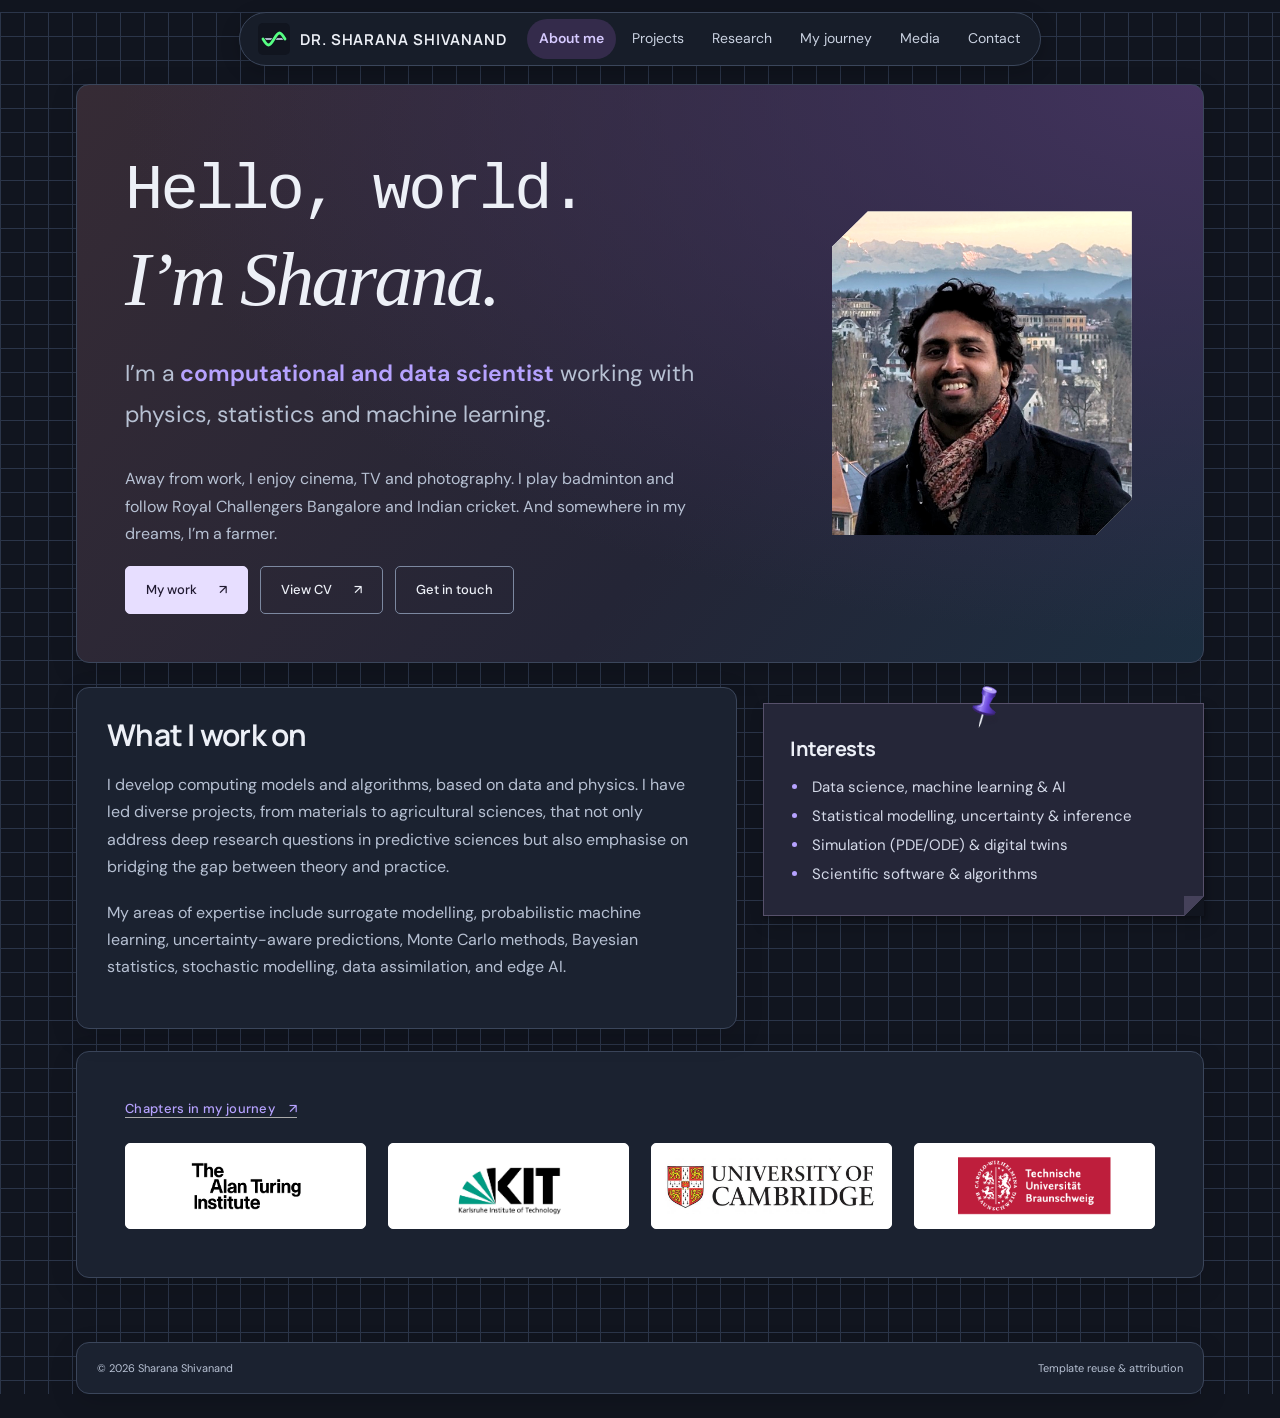
<file: index.html>
<!doctype html>
<html lang="en" data-theme="dark">
<head>
  <meta charset="utf-8">
  <meta name="viewport" content="width=device-width, initial-scale=1">
  <link rel="canonical" href="https://s-shivanand.github.io/">
  <title>About me | Sharana Shivanand</title>
  <meta name="description" content="Sharana Shivanand is a computational and data scientist connecting Data, Physics, Statistics and AI with practical problems.">
  <meta name="theme-color" content="#11151f">
  <meta property="og:title" content="About me | Sharana Shivanand">
  <meta property="og:description" content="Sharana Shivanand is a computational and data scientist connecting Data, Physics, Statistics and AI with practical problems.">
  <meta property="og:type" content="website">
  <link rel="icon" href="assets/favicon.svg?v=neon-green" type="image/svg+xml">
  <link rel="preconnect" href="https://fonts.googleapis.com">
  <link rel="preconnect" href="https://fonts.gstatic.com" crossorigin>
  <link rel="stylesheet" href="assets/styles.css">
  <link rel="stylesheet" href="theme.css">
  <link rel="stylesheet" href="dark.css">
  <script src="assets/site.js" defer></script>
  <script data-goatcounter="https://sshivanand.goatcounter.com/count" async src="https://gc.zgo.at/count.js"></script>
  <noscript><style>@media(max-width:760px){.sidebar{position:relative;height:auto;flex-wrap:wrap}.nav{position:static;display:grid;width:100%;margin-top:15px}.main-wrap{margin-top:0}.mobile-toggle{display:none}}.filter-bar,.copy-button{display:none}</style></noscript>
</head>
<body>
  <a class="skip-link" href="#main">Skip to content</a>
  <header class="sidebar">
    <a class="brand" href="./" aria-label="Dr. Sharana Shivanand, home"><img class="brand-logo" src="assets/favicon.svg?v=neon-green" alt="Neon sine-wave logo" aria-hidden="true" width="32" height="32"><span class="brand-name">DR. Sharana Shivanand</span></a>
    <button class="mobile-toggle" aria-controls="main-navigation" aria-expanded="false">Menu <span class="menu-icon" aria-hidden="true">☰</span></button>
    <nav class="nav" id="main-navigation" aria-label="Main navigation"><a href="./" aria-current="page"><span class="nav-num">01</span>About me<span class="nav-arrow" aria-hidden="true">↗</span></a><a href="projects.html"><span class="nav-num">02</span>Projects<span class="nav-arrow" aria-hidden="true"></span></a><a href="research.html"><span class="nav-num">03</span>Research<span class="nav-arrow" aria-hidden="true"></span></a><a href="journey.html"><span class="nav-num">04</span>My journey<span class="nav-arrow" aria-hidden="true"></span></a><a href="media.html"><span class="nav-num">05</span>Media<span class="nav-arrow" aria-hidden="true"></span></a><a href="contact.html"><span class="nav-num">06</span>Contact<span class="nav-arrow" aria-hidden="true"></span></a></nav>
  </header>
  <div class="main-wrap"><div class="page-container">
    <main id="main">
<section class="hero" aria-labelledby="hero-title">
  <div class="hero-copy">
    <h1 id="hero-title"><span class="code-greeting">Hello, world.</span><br><span class="title-second">I’m Sharana.</span></h1>
    <p class="hero-lead">I’m a <strong>computational and data scientist</strong> working with physics, statistics and machine learning.</p>
    <p class="hero-personal">Away from work, I enjoy cinema, TV and photography. I play badminton and follow Royal Challengers Bangalore and Indian cricket. And somewhere in my dreams, I’m a farmer.</p>
    <div class="button-row"><a target="_blank" rel="noopener noreferrer" class="button" href="projects.html">My work <span aria-hidden="true">↗</span></a><a target="_blank" rel="noopener noreferrer" class="button secondary" href="assets/CV-Shivanand.pdf?v=17e209d2ae03">View CV <span aria-hidden="true">↗</span></a><a target="_blank" rel="noopener noreferrer" class="button secondary" href="contact.html">Get in touch</a></div>
  </div>
  <figure class="portrait-frame"><img src="profile-mountains.jpg" alt="Sharana Shivanand with a mountain ridge in the background" width="768" height="1024" fetchpriority="high"></figure>
</section>
<div class="about-overview"><section class="intro-block"><div class="intro-layout"><h2>What I work on</h2><div><p>I develop computing models and algorithms, based on data and physics. I have led diverse projects, from materials to agricultural sciences, that not only address deep research questions in predictive sciences but also emphasise on bridging the gap between theory and practice.</p><p>My areas of expertise include surrogate modelling, probabilistic machine learning, uncertainty-aware predictions, Monte Carlo methods, Bayesian statistics, stochastic modelling, data assimilation, and edge AI.</p></div></div></section><aside class="shared-interests-note" aria-labelledby="shared-interests-title">
      <svg class="note-pin" viewBox="0 0 48 64" aria-hidden="true">
        <defs>
          <linearGradient id="note-pin-body" x1="0" y1="0" x2="1" y2="0">
            <stop offset="0" stop-color="#3c22a0"/><stop offset=".35" stop-color="#9a82f5"/>
            <stop offset=".6" stop-color="#6844da"/><stop offset="1" stop-color="#342075"/>
          </linearGradient>
          <linearGradient id="note-pin-metal" x1="0" y1="0" x2="1" y2="0">
            <stop offset="0" stop-color="#737786"/><stop offset=".5" stop-color="#f5f6fa"/><stop offset="1" stop-color="#858997"/>
          </linearGradient>
          <filter id="note-pin-shadow" x="-50%" y="-50%" width="200%" height="200%"><feGaussianBlur stdDeviation="1.2"/></filter>
        </defs>
        <ellipse cx="29" cy="49" rx="9" ry="2.5" fill="#282033" opacity=".18" filter="url(#note-pin-shadow)"/>
        <g transform="rotate(24 24 34)">
          <path d="M22.5 36h3v16L24 59l-1.5-7Z" fill="url(#note-pin-metal)"/>
          <ellipse cx="24" cy="36" rx="15" ry="5" fill="#38216d"/>
          <path d="M16 13h16l-3 13c-.6 3 3.5 5.5 10 8-2 6-28 6-30 0 6.5-2.5 10.6-5 10-8Z" fill="url(#note-pin-body)" stroke="#49318e" stroke-width=".5"/>
          <path d="m20 16 1 12c0 2-2 4-6 6" fill="none" stroke="#c5b7ff" stroke-width="1.2" opacity=".7"/>
          <path d="M15 9h18v6c0 4-18 4-18 0Z" fill="url(#note-pin-body)"/>
          <ellipse cx="24" cy="9" rx="9" ry="3.7" fill="#b6a2fb" stroke="#7151c6" stroke-width=".6"/>
          <ellipse cx="22" cy="8" rx="5" ry="1.4" fill="#eee8ff" opacity=".8"/>
        </g>
      </svg>
      <h2 id="shared-interests-title">Interests</h2>
      <ul><li>Data science, machine learning &amp; AI</li><li>Statistical modelling, uncertainty &amp; inference</li><li>Simulation (PDE/ODE) &amp; digital twins</li><li>Scientific software &amp; algorithms</li></ul></aside></div>

<section class="credibility" aria-labelledby="chapters-title"><h2 id="chapters-title"><a target="_blank" rel="noopener noreferrer" class="text-link" href="journey.html">Chapters in my journey <span aria-hidden="true">↗</span></a></h2><div class="institution-list"><div class="institution"><img src="assets/logos/turing.png" alt="The Alan Turing Institute" width="367" height="181" loading="lazy"></div><div class="institution"><img src="assets/logos/kit.png" alt="Karlsruhe Institute of Technology" width="1045" height="557" loading="lazy"></div><div class="institution"><img src="assets/logos/cambridge.jpg" alt="University of Cambridge" width="800" height="210" loading="lazy"></div><div class="institution"><img src="assets/logos/braunschweig.png" alt="Technical University of Braunschweig" width="900" height="340" loading="lazy"></div></div></section>
</main>
    <footer class="site-footer"><span>© 2026 Sharana Shivanand</span><a href="license.html">Template reuse &amp; attribution</a></footer>
  </div></div>
</body>
</html>
</file>
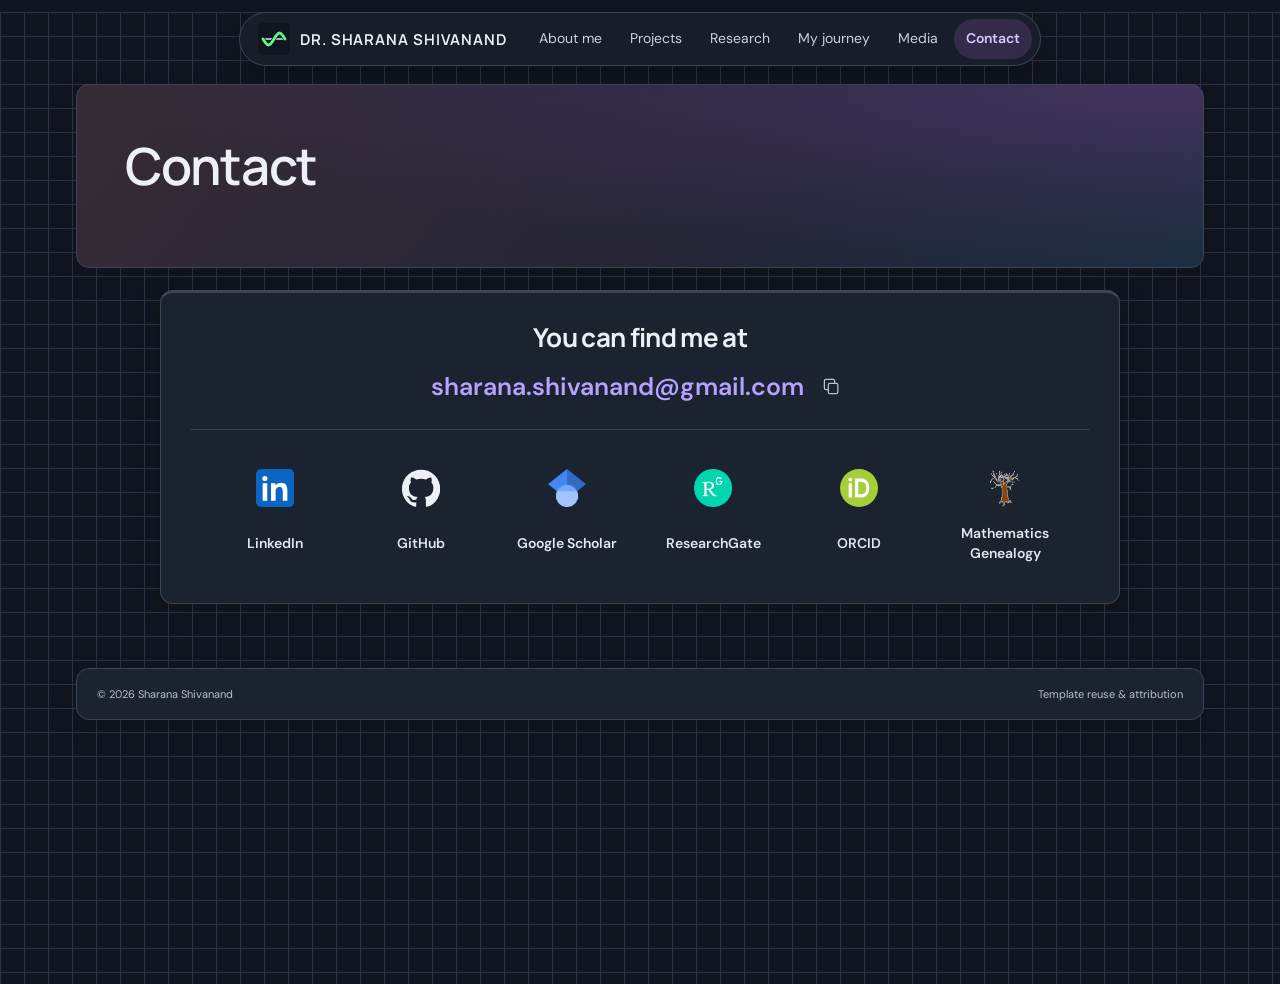
<file: contact.html>
<!doctype html>
<html lang="en" data-theme="dark">
<head>
  <meta charset="utf-8">
  <meta name="viewport" content="width=device-width, initial-scale=1">
  <title>Get in touch | Sharana Shivanand</title>
  <meta name="description" content="Connect with Sharana Shivanand about data science, machine learning, simulation, and scientific software.">
  <meta name="theme-color" content="#11151f">
  <meta property="og:title" content="Get in touch | Sharana Shivanand">
  <meta property="og:description" content="Connect with Sharana Shivanand about data science, machine learning, simulation, and scientific software.">
  <meta property="og:type" content="website">
  <link rel="icon" href="assets/favicon.svg?v=neon-green" type="image/svg+xml">
  <link rel="preconnect" href="https://fonts.googleapis.com">
  <link rel="preconnect" href="https://fonts.gstatic.com" crossorigin>
  <link rel="stylesheet" href="assets/styles.css">
  <link rel="stylesheet" href="theme.css">
  <link rel="stylesheet" href="dark.css">
  <script src="assets/site.js" defer></script>
  <script data-goatcounter="https://sshivanand.goatcounter.com/count" async src="https://gc.zgo.at/count.js"></script>
  <noscript><style>@media(max-width:760px){.sidebar{position:relative;height:auto;flex-wrap:wrap}.nav{position:static;display:grid;width:100%;margin-top:15px}.main-wrap{margin-top:0}.mobile-toggle{display:none}}.filter-bar,.copy-button{display:none}</style></noscript>
</head>
<body>
  <a class="skip-link" href="#main">Skip to content</a>
  <header class="sidebar">
    <a class="brand" href="./" aria-label="Dr. Sharana Shivanand, home"><img class="brand-logo" src="assets/favicon.svg?v=neon-green" alt="Neon sine-wave logo" aria-hidden="true" width="32" height="32"><span class="brand-name">DR. Sharana Shivanand</span></a>
    <button class="mobile-toggle" aria-controls="main-navigation" aria-expanded="false">Menu <span class="menu-icon" aria-hidden="true">☰</span></button>
    <nav class="nav" id="main-navigation" aria-label="Main navigation"><a href="./"><span class="nav-num">01</span>About me<span class="nav-arrow" aria-hidden="true"></span></a><a href="projects.html"><span class="nav-num">02</span>Projects<span class="nav-arrow" aria-hidden="true"></span></a><a href="research.html"><span class="nav-num">03</span>Research<span class="nav-arrow" aria-hidden="true"></span></a><a href="journey.html"><span class="nav-num">04</span>My journey<span class="nav-arrow" aria-hidden="true"></span></a><a href="media.html"><span class="nav-num">05</span>Media<span class="nav-arrow" aria-hidden="true"></span></a><a href="contact.html" aria-current="page"><span class="nav-num">06</span>Contact<span class="nav-arrow" aria-hidden="true">↗</span></a></nav>
  </header>
  <div class="main-wrap"><div class="page-container">
    <main id="main"><header class="page-intro"><h1 class="code-title">Contact</h1></header><div class="contact-layout contact-layout-unified">
<section class="contact-links contact-hub" aria-labelledby="contact-profiles-title">
  <h2 id="contact-profiles-title">You can find me at</h2>
  <div class="contact-email-row">
    <a target="_blank" rel="noopener noreferrer" class="contact-email" href="mailto:sharana.shivanand@gmail.com">sharana.shivanand@gmail.com</a>
    <button class="copy-button contact-copy-button" type="button" aria-label="Copy email address" title="Copy email address">
      <svg class="copy-email-icon" viewBox="0 0 24 24" aria-hidden="true"><rect x="8" y="8" width="12" height="13" rx="2"/><path d="M16 8V5a2 2 0 0 0-2-2H5a2 2 0 0 0-2 2v9a2 2 0 0 0 2 2h3"/></svg>
      <svg class="copy-email-check" viewBox="0 0 24 24" aria-hidden="true"><path d="m5 12 4 4L19 6"/></svg>
    </button>
  </div>
  <span class="copy-status contact-copy-status" role="status" aria-live="polite"></span>
  <div class="contact-profiles-row"><a target="_blank" rel="noopener noreferrer" class="contact-link" href="https://www.linkedin.com/in/sharana-shivanand/"><span class="contact-icon-well"><svg class="contact-profile-icon" viewBox="0 0 24 24" aria-hidden="true"><rect width="24" height="24" rx="3" fill="#0a66c2"/><g fill="#fff"><circle cx="5.6" cy="6" r="1.6"/><path d="M4.2 9h2.9v11H4.2ZM9.5 9h2.8v1.5c.7-1.1 1.8-1.8 3.5-1.8 3 0 4 1.9 4 4.9V20h-2.9v-5.7c0-1.6-.3-2.9-2.1-2.9-1.9 0-2.4 1.4-2.4 3V20H9.5Z"/></g></svg></span><span class="contact-profile-label">LinkedIn</span></a><a target="_blank" rel="noopener noreferrer" class="contact-link" href="https://github.com/s-shivanand"><span class="contact-icon-well"><svg class="contact-profile-icon" viewBox="0 0 24 24" aria-hidden="true"><path fill="#24292f" d="M12 .5a12 12 0 0 0-3.8 23.4c.6.1.8-.3.8-.6V21c-3.3.7-4-1.4-4-1.4-.5-1.4-1.3-1.8-1.3-1.8-1.1-.8.1-.8.1-.8 1.2.1 1.9 1.3 1.9 1.3 1 1.8 2.7 1.3 3.4 1 .1-.8.4-1.3.8-1.6-2.7-.3-5.5-1.3-5.5-5.9 0-1.3.5-2.4 1.3-3.2-.2-.3-.6-1.5.1-3.2 0 0 1-.3 3.3 1.2a11.5 11.5 0 0 1 6 0c2.3-1.5 3.3-1.2 3.3-1.2.7 1.7.3 2.9.1 3.2.8.8 1.3 1.9 1.3 3.2 0 4.6-2.8 5.6-5.5 5.9.4.4.8 1.1.8 2.2v3.4c0 .3.2.7.8.6A12 12 0 0 0 12 .5Z"/></svg></span><span class="contact-profile-label">GitHub</span></a><a target="_blank" rel="noopener noreferrer" class="contact-link" href="https://scholar.google.com/citations?user=Ep930eYAAAAJ&amp;hl=en"><span class="contact-icon-well"><img class="contact-profile-icon" src="contact-icons/google-scholar.png" alt="Google Scholar logo" aria-hidden="true" width="27" height="27"></span><span class="contact-profile-label">Google Scholar</span></a><a target="_blank" rel="noopener noreferrer" class="contact-link" href="https://www.researchgate.net/profile/Sharana-Kumar-Shivanand"><span class="contact-icon-well"><img class="contact-profile-icon" src="contact-icons/researchgate.png" alt="ResearchGate logo" aria-hidden="true" width="27" height="27"></span><span class="contact-profile-label">ResearchGate</span></a><a target="_blank" rel="noopener noreferrer" class="contact-link" href="https://orcid.org/0009-0006-7836-2097"><span class="contact-icon-well"><svg class="contact-profile-icon" viewBox="0 0 24 24" aria-hidden="true"><circle cx="12" cy="12" r="12" fill="#a6ce39"/><circle cx="6.5" cy="6.7" r="1.2" fill="#fff"/><path fill="#fff" d="M5.5 9h2v9h-2Zm4-3h4c6.8 0 6.8 12 0 12h-4Zm2 2v8h2c4.2 0 4.2-8 0-8Z"/></svg></span><span class="contact-profile-label">ORCID</span></a><a target="_blank" rel="noopener noreferrer" class="contact-link" href="https://www.mathgenealogy.org/id.php?id=294075"><span class="contact-icon-well"><img class="contact-profile-icon" src="contact-icons/math-genealogy.png" alt="Mathematics Genealogy logo" aria-hidden="true" width="27" height="27"></span><span class="contact-profile-label">Mathematics Genealogy</span></a></div></section></div></main>
    <footer class="site-footer"><span>© 2026 Sharana Shivanand</span><a href="license.html">Template reuse &amp; attribution</a></footer>
  </div></div>
</body>
</html>
</file>
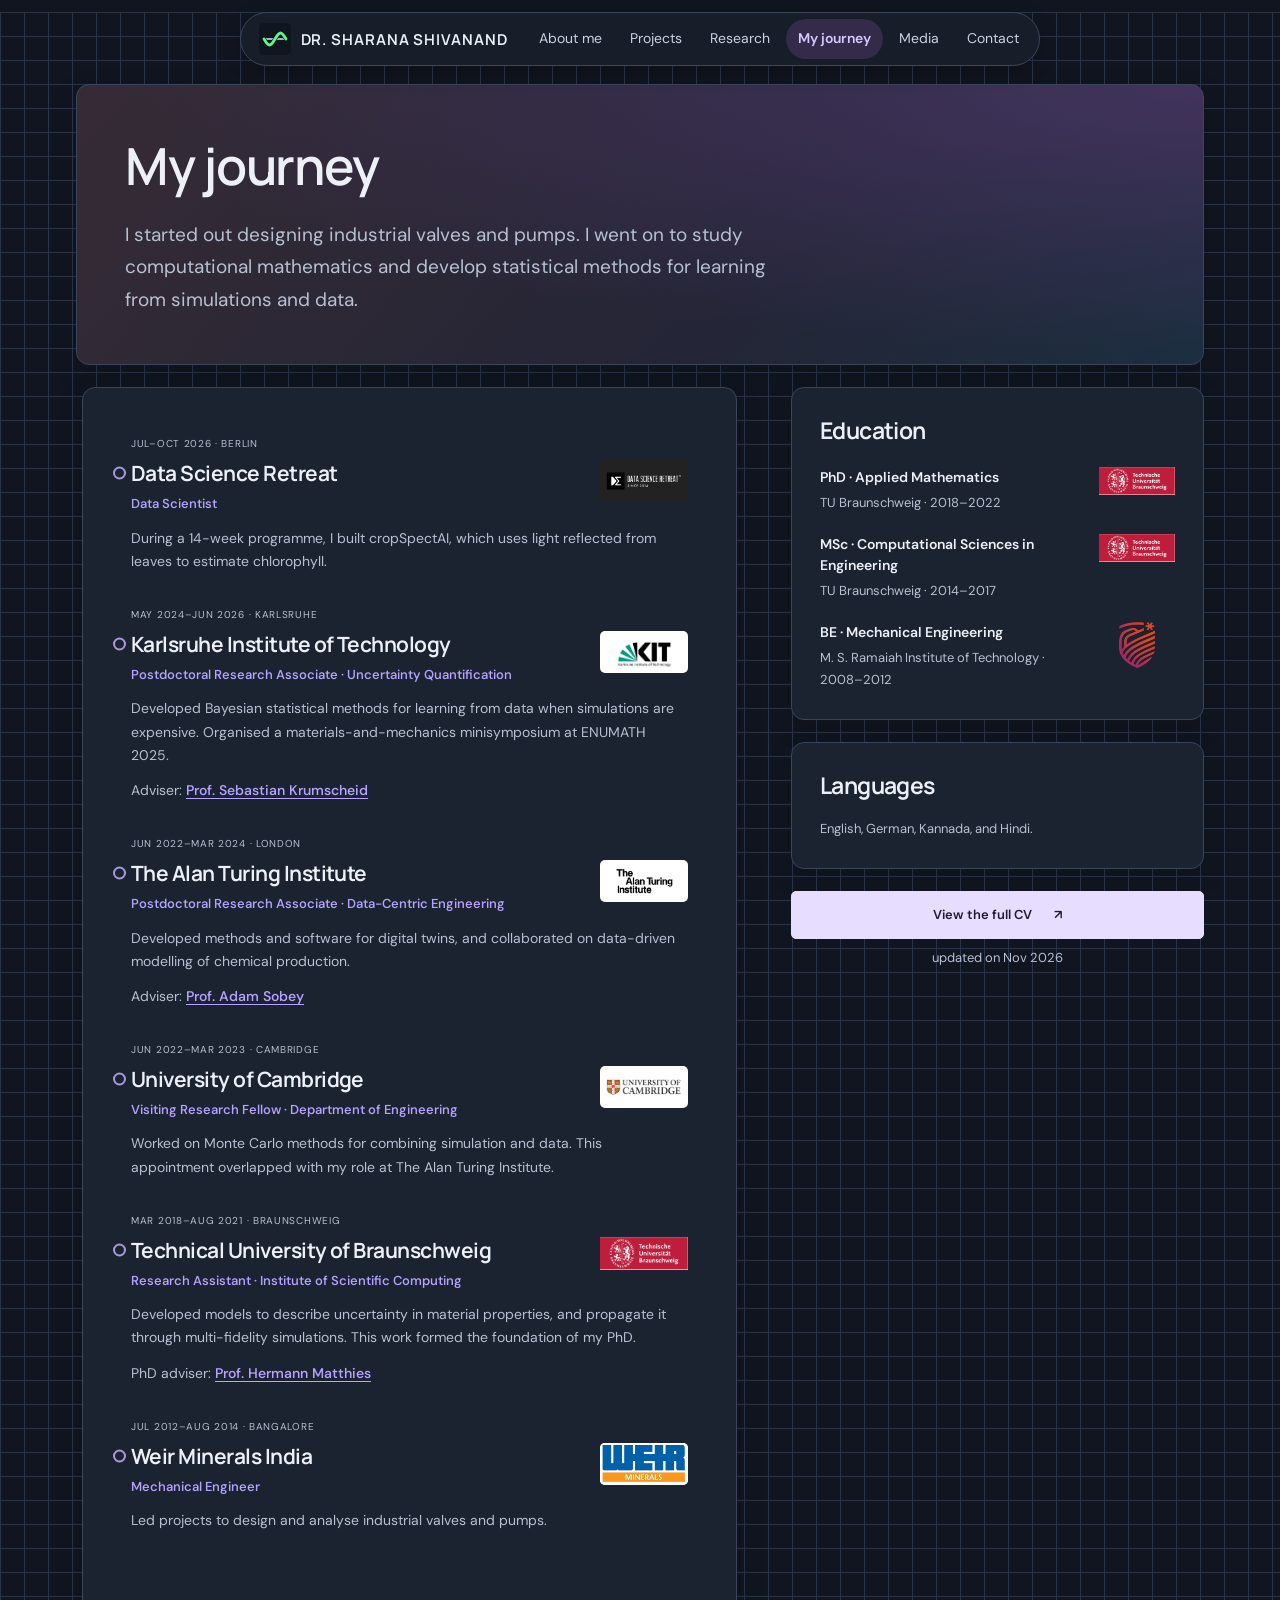
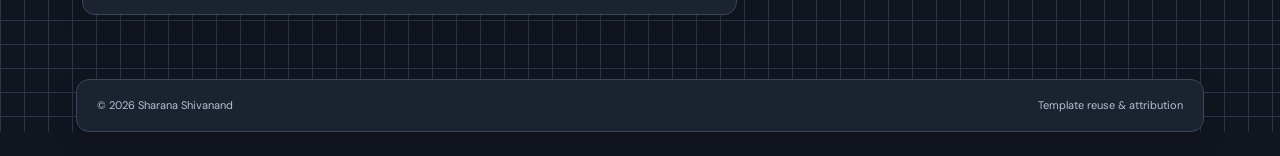
<file: journey.html>
<!doctype html>
<html lang="en" data-theme="dark">
<head>
  <meta charset="utf-8">
  <meta name="viewport" content="width=device-width, initial-scale=1">
  <title>My journey | Sharana Shivanand</title>
  <meta name="description" content="Sharana’s path from mechanical engineering to computational science, statistical research, and applied data science.">
  <meta name="theme-color" content="#11151f">
  <meta property="og:title" content="My journey | Sharana Shivanand">
  <meta property="og:description" content="Sharana’s path from mechanical engineering to computational science, statistical research, and applied data science.">
  <meta property="og:type" content="website">
  <link rel="icon" href="assets/favicon.svg?v=neon-green" type="image/svg+xml">
  <link rel="preconnect" href="https://fonts.googleapis.com">
  <link rel="preconnect" href="https://fonts.gstatic.com" crossorigin>
  <link rel="stylesheet" href="assets/styles.css">
  <link rel="stylesheet" href="theme.css">
  <link rel="stylesheet" href="dark.css">
  <script src="assets/site.js" defer></script>
  <script data-goatcounter="https://sshivanand.goatcounter.com/count" async src="https://gc.zgo.at/count.js"></script>
  <noscript><style>@media(max-width:760px){.sidebar{position:relative;height:auto;flex-wrap:wrap}.nav{position:static;display:grid;width:100%;margin-top:15px}.main-wrap{margin-top:0}.mobile-toggle{display:none}}.filter-bar,.copy-button{display:none}</style></noscript>
</head>
<body>
  <a class="skip-link" href="#main">Skip to content</a>
  <header class="sidebar">
    <a class="brand" href="./" aria-label="Dr. Sharana Shivanand, home"><img class="brand-logo" src="assets/favicon.svg?v=neon-green" alt="Neon sine-wave logo" aria-hidden="true" width="32" height="32"><span class="brand-name">DR. Sharana Shivanand</span></a>
    <button class="mobile-toggle" aria-controls="main-navigation" aria-expanded="false">Menu <span class="menu-icon" aria-hidden="true">☰</span></button>
    <nav class="nav" id="main-navigation" aria-label="Main navigation"><a href="./"><span class="nav-num">01</span>About me<span class="nav-arrow" aria-hidden="true"></span></a><a href="projects.html"><span class="nav-num">02</span>Projects<span class="nav-arrow" aria-hidden="true"></span></a><a href="research.html"><span class="nav-num">03</span>Research<span class="nav-arrow" aria-hidden="true"></span></a><a href="journey.html" aria-current="page"><span class="nav-num">04</span>My journey<span class="nav-arrow" aria-hidden="true">↗</span></a><a href="media.html"><span class="nav-num">05</span>Media<span class="nav-arrow" aria-hidden="true"></span></a><a href="contact.html"><span class="nav-num">06</span>Contact<span class="nav-arrow" aria-hidden="true"></span></a></nav>
  </header>
  <div class="main-wrap"><div class="page-container">
    <main id="main"><header class="page-intro"><h1 class="code-title">My journey</h1><p class="dek">I started out designing industrial valves and pumps. I went on to study computational mathematics and develop statistical methods for learning from simulations and data.</p></header><div class="journey-layout"><div class="timeline"><article class="timeline-item"><div class="timeline-time">Jul–Oct 2026 · Berlin</div><div class="timeline-entry-heading"><div><h2>Data Science Retreat</h2><div class="timeline-role">Data Scientist</div></div><span class="journey-logo journey-logo-dsr"><img src="assets/logos/data-science-retreat.png" alt="Data Science Retreat logo" loading="lazy"></span></div><p>During a 14-week programme, I built cropSpectAI, which uses light reflected from leaves to estimate chlorophyll.</p></article><article class="timeline-item"><div class="timeline-time">May 2024–Jun 2026 · Karlsruhe</div><div class="timeline-entry-heading"><div><h2>Karlsruhe Institute of Technology</h2><div class="timeline-role">Postdoctoral Research Associate · Uncertainty Quantification</div></div><span class="journey-logo "><img src="assets/logos/kit.png" alt="Karlsruhe Institute of Technology logo" loading="lazy"></span></div><p>Developed Bayesian statistical methods for learning from data when simulations are expensive. Organised a materials-and-mechanics minisymposium at ENUMATH 2025.</p><p class="timeline-people"><span>Adviser:</span> <a target="_blank" rel="noopener noreferrer" href="https://scholar.google.ch/citations?user=wpF9cXEAAAAJ&amp;hl=en">Prof. Sebastian Krumscheid</a></p></article><article class="timeline-item"><div class="timeline-time">Jun 2022–Mar 2024 · London</div><div class="timeline-entry-heading"><div><h2>The Alan Turing Institute</h2><div class="timeline-role">Postdoctoral Research Associate · Data-Centric Engineering</div></div><span class="journey-logo "><img src="assets/logos/turing.png" alt="The Alan Turing Institute logo" loading="lazy"></span></div><p>Developed methods and software for digital twins, and collaborated on data-driven modelling of chemical production.</p><p class="timeline-people"><span>Adviser:</span> <a target="_blank" rel="noopener noreferrer" href="https://www.turing.ac.uk/people/researchers/adam-sobey">Prof. Adam Sobey</a></p></article><article class="timeline-item"><div class="timeline-time">Jun 2022–Mar 2023 · Cambridge</div><div class="timeline-entry-heading"><div><h2>University of Cambridge</h2><div class="timeline-role">Visiting Research Fellow · Department of Engineering</div></div><span class="journey-logo "><img src="assets/logos/cambridge.jpg" alt="University of Cambridge logo" loading="lazy"></span></div><p>Worked on Monte Carlo methods for combining simulation and data. This appointment overlapped with my role at The Alan Turing Institute.</p></article><article class="timeline-item"><div class="timeline-time">Mar 2018–Aug 2021 · Braunschweig</div><div class="timeline-entry-heading"><div><h2>Technical University of Braunschweig</h2><div class="timeline-role">Research Assistant · Institute of Scientific Computing</div></div><span class="journey-logo journey-logo-braunschweig"><img src="assets/logos/braunschweig.png" alt="Technical University of Braunschweig logo" loading="lazy"></span></div><p>Developed models to describe uncertainty in material properties, and propagate it through multi-fidelity simulations. This work formed the foundation of my PhD.</p><p class="timeline-people"><span>PhD adviser:</span> <a target="_blank" rel="noopener noreferrer" href="https://scholar.google.com/citations?user=XUwCagIAAAAJ&amp;hl=en">Prof. Hermann Matthies</a></p></article><article class="timeline-item"><div class="timeline-time">Jul 2012–Aug 2014 · Bangalore</div><div class="timeline-entry-heading"><div><h2>Weir Minerals India</h2><div class="timeline-role">Mechanical Engineer</div></div><span class="journey-logo journey-logo-weir"><img src="assets/logos/weir-minerals.png" alt="Weir Minerals India logo" loading="lazy"></span></div><p>Led projects to design and analyse industrial valves and pumps.</p></article></div><aside class="journey-aside" aria-label="Education and languages"><section class="side-note education-section"><h2>Education</h2><div class="education-entry"><div><h3>PhD · Applied Mathematics</h3><p>TU Braunschweig · 2018–2022</p></div><span class="journey-logo journey-logo-braunschweig"><img src="assets/logos/braunschweig.png" alt="Technical University of Braunschweig logo" loading="lazy"></span></div><div class="education-entry"><div><h3>MSc · Computational Sciences in Engineering</h3><p>TU Braunschweig · 2014–2017</p></div><span class="journey-logo journey-logo-braunschweig"><img src="assets/logos/braunschweig.png" alt="Technical University of Braunschweig logo" loading="lazy"></span></div><div class="education-entry"><div><h3>BE · Mechanical Engineering</h3><p>M. S. Ramaiah Institute of Technology · 2008–2012</p></div><span class="journey-logo journey-logo-ramaiah"><img src="assets/logos/ramaiah.png" alt="M. S. Ramaiah Institute of Technology logo" loading="lazy"></span></div></section><section class="side-note peach"><h2>Languages</h2><p>English, German, Kannada, and Hindi.</p></section><div class="journey-cv"><a target="_blank" rel="noopener noreferrer" class="button secondary" href="assets/CV-Shivanand.pdf?v=17e209d2ae03">View the full CV <span aria-hidden="true">↗</span></a><p class="cv-updated">updated on Nov 2026</p></div></aside></div></main>
    <footer class="site-footer"><span>© 2026 Sharana Shivanand</span><a href="license.html">Template reuse &amp; attribution</a></footer>
  </div></div>
</body>
</html>
</file>
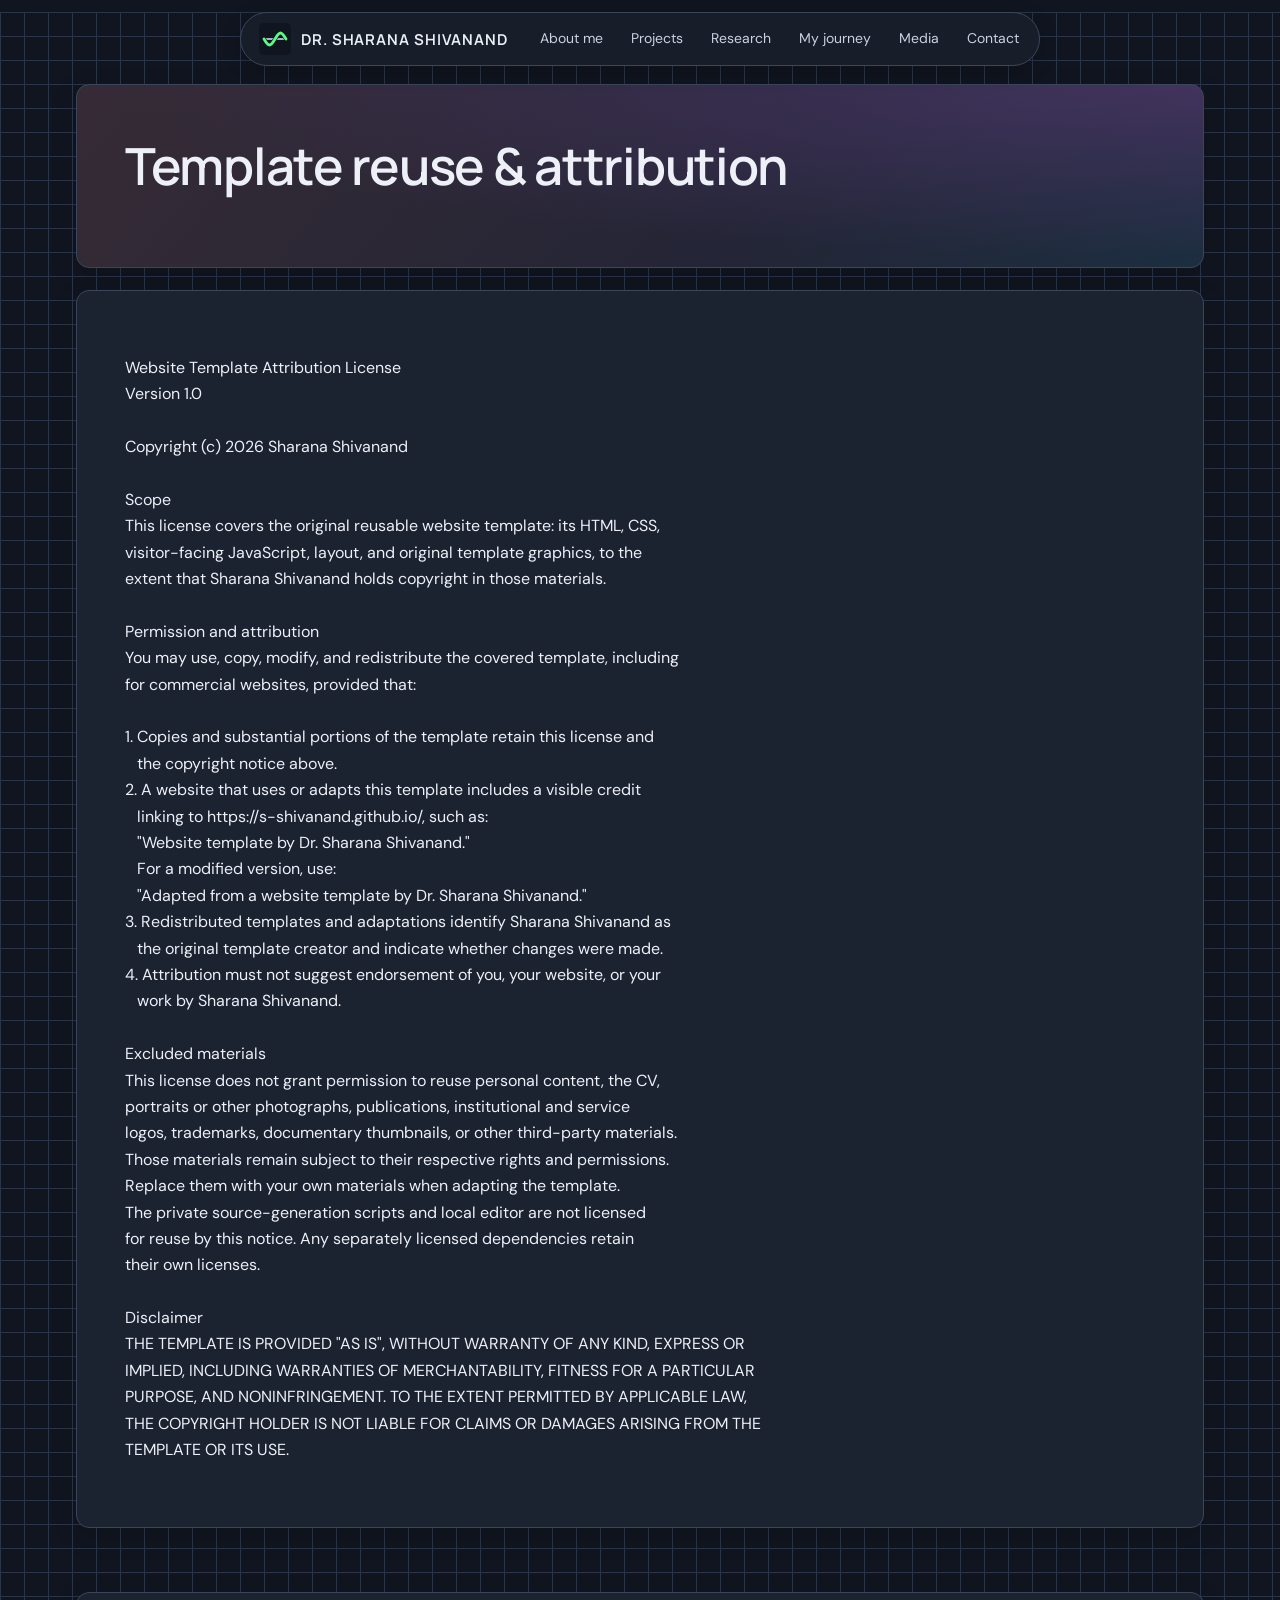
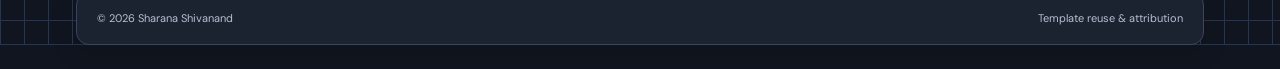
<file: license.html>
<!doctype html>
<html lang="en" data-theme="dark">
<head>
  <meta charset="utf-8">
  <meta name="viewport" content="width=device-width, initial-scale=1">
  <title>Template reuse &amp; attribution | Sharana Shivanand</title>
  <meta name="description" content="License and attribution requirements for reusing this website template.">
  <meta name="theme-color" content="#11151f">
  <meta property="og:title" content="Template reuse &amp; attribution | Sharana Shivanand">
  <meta property="og:description" content="License and attribution requirements for reusing this website template.">
  <meta property="og:type" content="website">
  <link rel="icon" href="assets/favicon.svg?v=neon-green" type="image/svg+xml">
  <link rel="preconnect" href="https://fonts.googleapis.com">
  <link rel="preconnect" href="https://fonts.gstatic.com" crossorigin>
  <link rel="stylesheet" href="assets/styles.css">
  <link rel="stylesheet" href="theme.css">
  <link rel="stylesheet" href="dark.css">
  <script src="assets/site.js" defer></script>
  <script data-goatcounter="https://sshivanand.goatcounter.com/count" async src="https://gc.zgo.at/count.js"></script>
  <noscript><style>@media(max-width:760px){.sidebar{position:relative;height:auto;flex-wrap:wrap}.nav{position:static;display:grid;width:100%;margin-top:15px}.main-wrap{margin-top:0}.mobile-toggle{display:none}}.filter-bar,.copy-button{display:none}</style></noscript>
</head>
<body>
  <a class="skip-link" href="#main">Skip to content</a>
  <header class="sidebar">
    <a class="brand" href="./" aria-label="Dr. Sharana Shivanand, home"><img class="brand-logo" src="assets/favicon.svg?v=neon-green" alt="Neon sine-wave logo" aria-hidden="true" width="32" height="32"><span class="brand-name">DR. Sharana Shivanand</span></a>
    <button class="mobile-toggle" aria-controls="main-navigation" aria-expanded="false">Menu <span class="menu-icon" aria-hidden="true">☰</span></button>
    <nav class="nav" id="main-navigation" aria-label="Main navigation"><a href="./"><span class="nav-num">01</span>About me<span class="nav-arrow" aria-hidden="true"></span></a><a href="projects.html"><span class="nav-num">02</span>Projects<span class="nav-arrow" aria-hidden="true"></span></a><a href="research.html"><span class="nav-num">03</span>Research<span class="nav-arrow" aria-hidden="true"></span></a><a href="journey.html"><span class="nav-num">04</span>My journey<span class="nav-arrow" aria-hidden="true"></span></a><a href="media.html"><span class="nav-num">05</span>Media<span class="nav-arrow" aria-hidden="true"></span></a><a href="contact.html"><span class="nav-num">06</span>Contact<span class="nav-arrow" aria-hidden="true"></span></a></nav>
  </header>
  <div class="main-wrap"><div class="page-container">
    <main id="main"><header class="page-intro"><h1>Template reuse &amp; attribution</h1></header><section class="intro-block"><pre style="white-space:pre-wrap;overflow-wrap:anywhere;font:inherit">Website Template Attribution License
Version 1.0

Copyright (c) 2026 Sharana Shivanand

Scope
This license covers the original reusable website template: its HTML, CSS,
visitor-facing JavaScript, layout, and original template graphics, to the
extent that Sharana Shivanand holds copyright in those materials.

Permission and attribution
You may use, copy, modify, and redistribute the covered template, including
for commercial websites, provided that:

1. Copies and substantial portions of the template retain this license and
   the copyright notice above.
2. A website that uses or adapts this template includes a visible credit
   linking to https://s-shivanand.github.io/, such as:
   &quot;Website template by Dr. Sharana Shivanand.&quot;
   For a modified version, use:
   &quot;Adapted from a website template by Dr. Sharana Shivanand.&quot;
3. Redistributed templates and adaptations identify Sharana Shivanand as
   the original template creator and indicate whether changes were made.
4. Attribution must not suggest endorsement of you, your website, or your
   work by Sharana Shivanand.

Excluded materials
This license does not grant permission to reuse personal content, the CV,
portraits or other photographs, publications, institutional and service
logos, trademarks, documentary thumbnails, or other third-party materials.
Those materials remain subject to their respective rights and permissions.
Replace them with your own materials when adapting the template.
The private source-generation scripts and local editor are not licensed
for reuse by this notice. Any separately licensed dependencies retain
their own licenses.

Disclaimer
THE TEMPLATE IS PROVIDED &quot;AS IS&quot;, WITHOUT WARRANTY OF ANY KIND, EXPRESS OR
IMPLIED, INCLUDING WARRANTIES OF MERCHANTABILITY, FITNESS FOR A PARTICULAR
PURPOSE, AND NONINFRINGEMENT. TO THE EXTENT PERMITTED BY APPLICABLE LAW,
THE COPYRIGHT HOLDER IS NOT LIABLE FOR CLAIMS OR DAMAGES ARISING FROM THE
TEMPLATE OR ITS USE.
</pre></section></main>
    <footer class="site-footer"><span>© 2026 Sharana Shivanand</span><a href="license.html">Template reuse &amp; attribution</a></footer>
  </div></div>
</body>
</html>
</file>
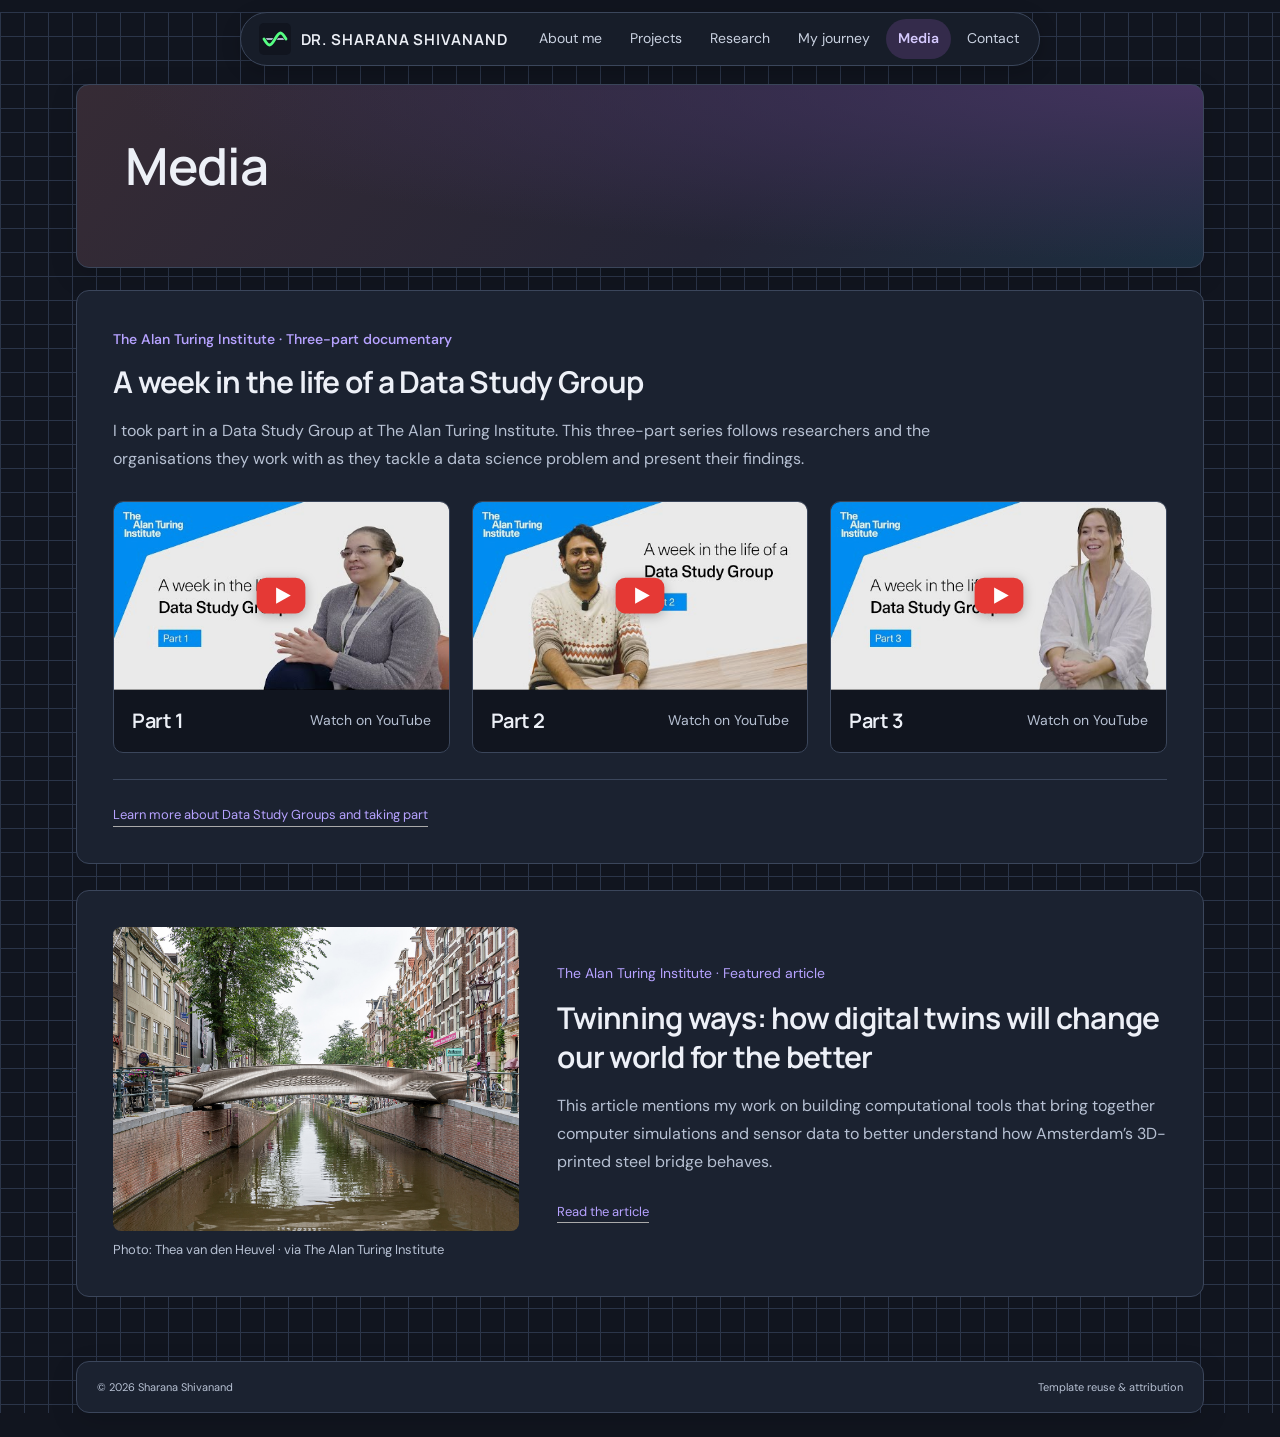
<file: media.html>
<!doctype html>
<html lang="en" data-theme="dark">
<head>
  <meta charset="utf-8">
  <meta name="viewport" content="width=device-width, initial-scale=1">
  <title>Media | Sharana Shivanand</title>
  <meta name="description" content="Documentary appearances and articles featuring Sharana’s work, from Data Study Groups to the digital twin of a 3D-printed bridge.">
  <meta name="theme-color" content="#11151f">
  <meta property="og:title" content="Media | Sharana Shivanand">
  <meta property="og:description" content="Documentary appearances and articles featuring Sharana’s work, from Data Study Groups to the digital twin of a 3D-printed bridge.">
  <meta property="og:type" content="website">
  <link rel="icon" href="assets/favicon.svg?v=neon-green" type="image/svg+xml">
  <link rel="preconnect" href="https://fonts.googleapis.com">
  <link rel="preconnect" href="https://fonts.gstatic.com" crossorigin>
  <link rel="stylesheet" href="assets/styles.css">
  <link rel="stylesheet" href="theme.css">
  <link rel="stylesheet" href="dark.css">
  <script src="assets/site.js" defer></script>
  <script data-goatcounter="https://sshivanand.goatcounter.com/count" async src="https://gc.zgo.at/count.js"></script>
  <noscript><style>@media(max-width:760px){.sidebar{position:relative;height:auto;flex-wrap:wrap}.nav{position:static;display:grid;width:100%;margin-top:15px}.main-wrap{margin-top:0}.mobile-toggle{display:none}}.filter-bar,.copy-button{display:none}</style></noscript>
</head>
<body>
  <a class="skip-link" href="#main">Skip to content</a>
  <header class="sidebar">
    <a class="brand" href="./" aria-label="Dr. Sharana Shivanand, home"><img class="brand-logo" src="assets/favicon.svg?v=neon-green" alt="Neon sine-wave logo" aria-hidden="true" width="32" height="32"><span class="brand-name">DR. Sharana Shivanand</span></a>
    <button class="mobile-toggle" aria-controls="main-navigation" aria-expanded="false">Menu <span class="menu-icon" aria-hidden="true">☰</span></button>
    <nav class="nav" id="main-navigation" aria-label="Main navigation"><a href="./"><span class="nav-num">01</span>About me<span class="nav-arrow" aria-hidden="true"></span></a><a href="projects.html"><span class="nav-num">02</span>Projects<span class="nav-arrow" aria-hidden="true"></span></a><a href="research.html"><span class="nav-num">03</span>Research<span class="nav-arrow" aria-hidden="true"></span></a><a href="journey.html"><span class="nav-num">04</span>My journey<span class="nav-arrow" aria-hidden="true"></span></a><a href="media.html" aria-current="page"><span class="nav-num">05</span>Media<span class="nav-arrow" aria-hidden="true">↗</span></a><a href="contact.html"><span class="nav-num">06</span>Contact<span class="nav-arrow" aria-hidden="true"></span></a></nav>
  </header>
  <div class="main-wrap"><div class="page-container">
    <main id="main"><header class="page-intro"><h1 class="code-title">Media</h1><p class="dek"></p></header><section class="media-documentary" aria-labelledby="documentary-title">
  <div class="media-series-intro">
    <p class="media-series-credit">The Alan Turing Institute · Three-part documentary</p>
    <h2 id="documentary-title">A week in the life of a Data Study Group</h2>
    <p>I took part in a Data Study Group at The Alan Turing Institute. This three-part series follows researchers and the organisations they work with as they tackle a data science problem and present their findings.</p>
  </div>
  <div class="media-grid"><a target="_blank" rel="noopener noreferrer" class="media-episode" href="https://youtu.be/o1HZy9WeIss" aria-label="Watch A week in the life of a Data Study Group, Part 1, on YouTube">
      <div class="media-thumbnail"><img src="assets/media/dsg-part-1.jpg" alt="A week in the life of a Data Study Group: Part 1" width="480" height="360" loading="lazy">
        <span class="media-play" aria-hidden="true"><svg viewBox="0 0 32 24"><rect x="1" y="1" width="30" height="22" rx="6" fill="#e53935"/><path d="m13 7 9 5-9 5Z" fill="#fff"/></svg></span>
      </div>
      <div class="media-episode-caption"><h3>Part 1</h3><span>Watch on YouTube</span></div>
    </a><a target="_blank" rel="noopener noreferrer" class="media-episode" href="https://youtu.be/W7I3EC9gX9Y" aria-label="Watch A week in the life of a Data Study Group, Part 2, on YouTube">
      <div class="media-thumbnail"><img src="assets/media/dsg-part-2.jpg" alt="A week in the life of a Data Study Group: Part 2" width="480" height="360" loading="lazy">
        <span class="media-play" aria-hidden="true"><svg viewBox="0 0 32 24"><rect x="1" y="1" width="30" height="22" rx="6" fill="#e53935"/><path d="m13 7 9 5-9 5Z" fill="#fff"/></svg></span>
      </div>
      <div class="media-episode-caption"><h3>Part 2</h3><span>Watch on YouTube</span></div>
    </a><a target="_blank" rel="noopener noreferrer" class="media-episode" href="https://youtu.be/XkVziGKlKwo" aria-label="Watch A week in the life of a Data Study Group, Part 3, on YouTube">
      <div class="media-thumbnail"><img src="assets/media/dsg-part-3.jpg" alt="A week in the life of a Data Study Group: Part 3" width="480" height="360" loading="lazy">
        <span class="media-play" aria-hidden="true"><svg viewBox="0 0 32 24"><rect x="1" y="1" width="30" height="22" rx="6" fill="#e53935"/><path d="m13 7 9 5-9 5Z" fill="#fff"/></svg></span>
      </div>
      <div class="media-episode-caption"><h3>Part 3</h3><span>Watch on YouTube</span></div>
    </a></div><div class="media-more"><a target="_blank" rel="noopener noreferrer" class="text-link" href="https://www.turing.ac.uk/collaborate-turing/data-study-groups/get-involved-researcher">Learn more about Data Study Groups and taking part</a></div></section><section class="media-feature" aria-labelledby="bridge-feature-title">
  <figure class="media-feature-image"><img src="assets/media/amsterdam-bridge.jpg" alt="The 3D-printed steel footbridge installed over a canal in Amsterdam" loading="lazy"><figcaption>Photo: Thea van den Heuvel · via The Alan Turing Institute</figcaption></figure>
  <div class="media-feature-copy">
    <p class="media-feature-credit">The Alan Turing Institute · Featured article</p>
    <h2 id="bridge-feature-title">Twinning ways: how digital twins will change our world for the better</h2>
    <p>This article mentions my work on building computational tools that bring together computer simulations and sensor data to better understand how Amsterdam’s 3D-printed steel bridge behaves.</p>
    <a target="_blank" rel="noopener noreferrer" class="text-link" href="https://www.turing.ac.uk/about-us/impact/twinning-ways-how-digital-twins-will-change-our-world-better">Read the article</a>
  </div>
</section></main>
    <footer class="site-footer"><span>© 2026 Sharana Shivanand</span><a href="license.html">Template reuse &amp; attribution</a></footer>
  </div></div>
</body>
</html>
</file>
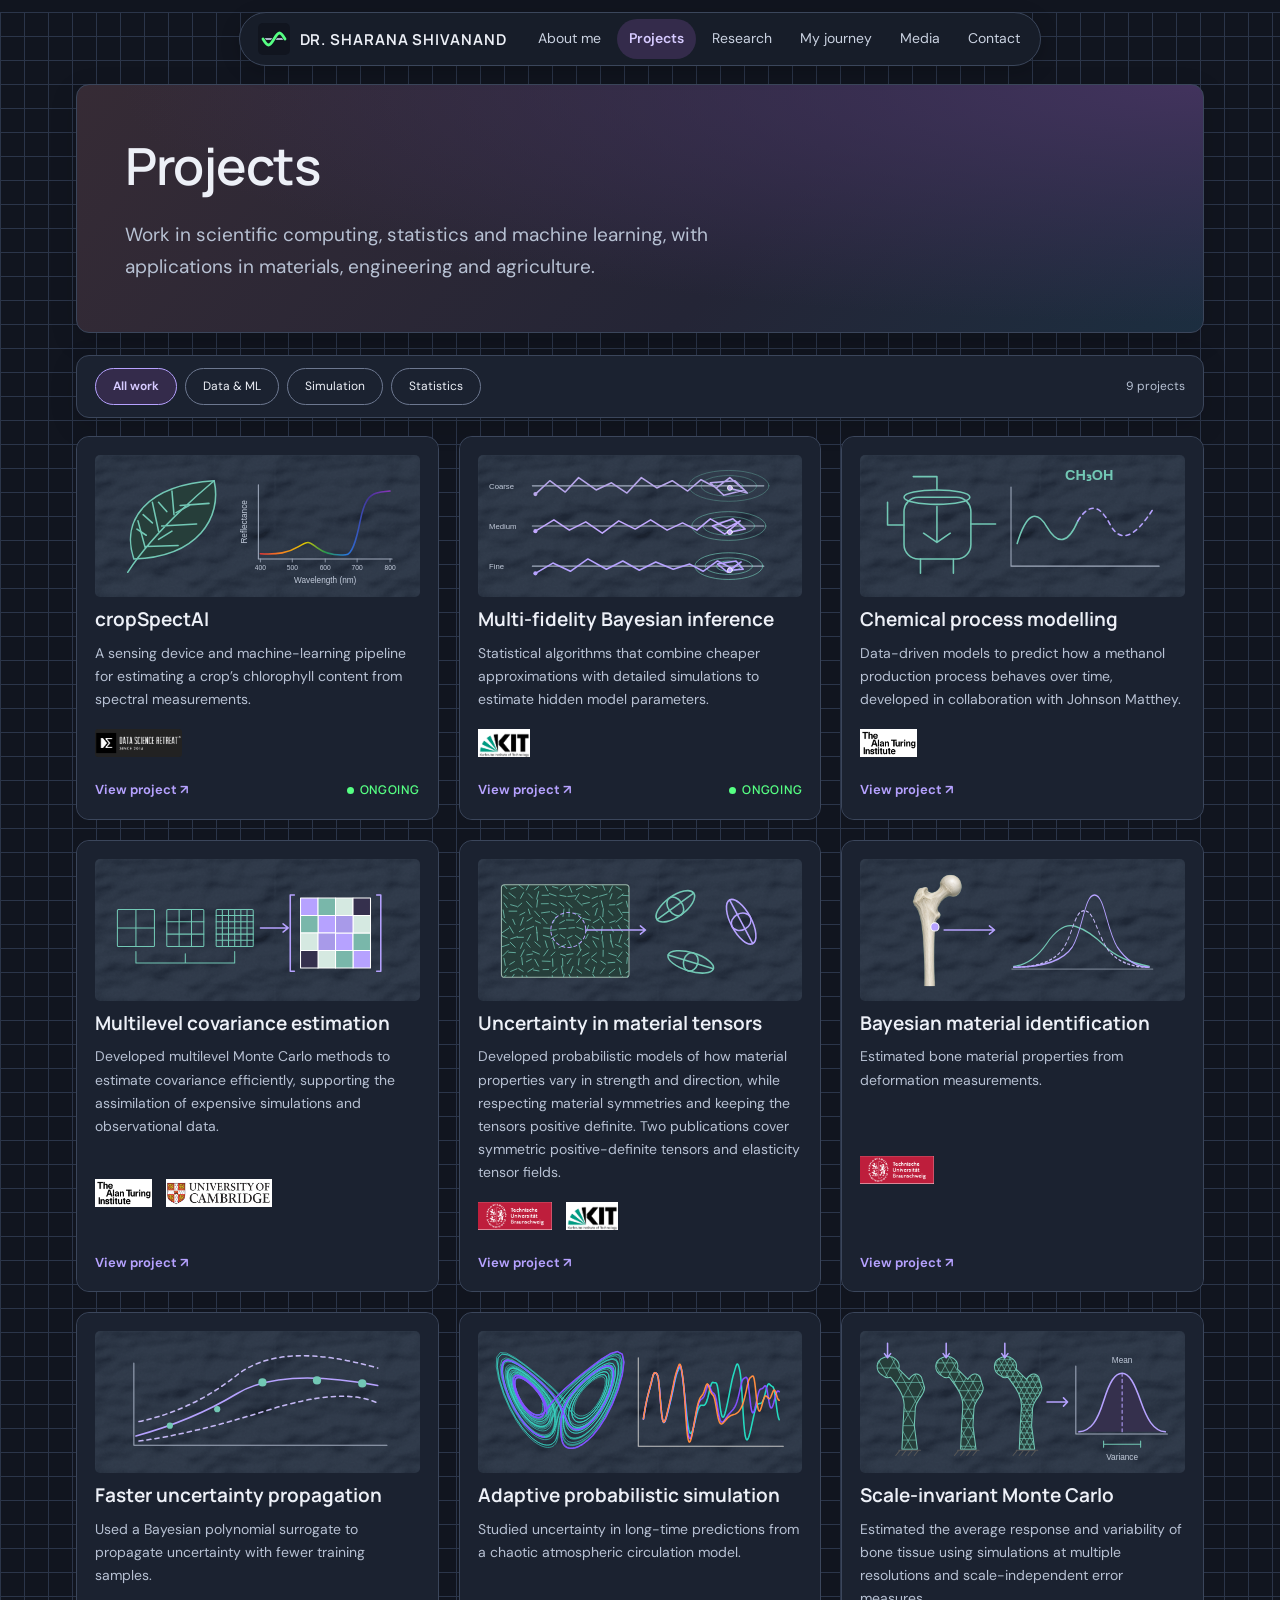
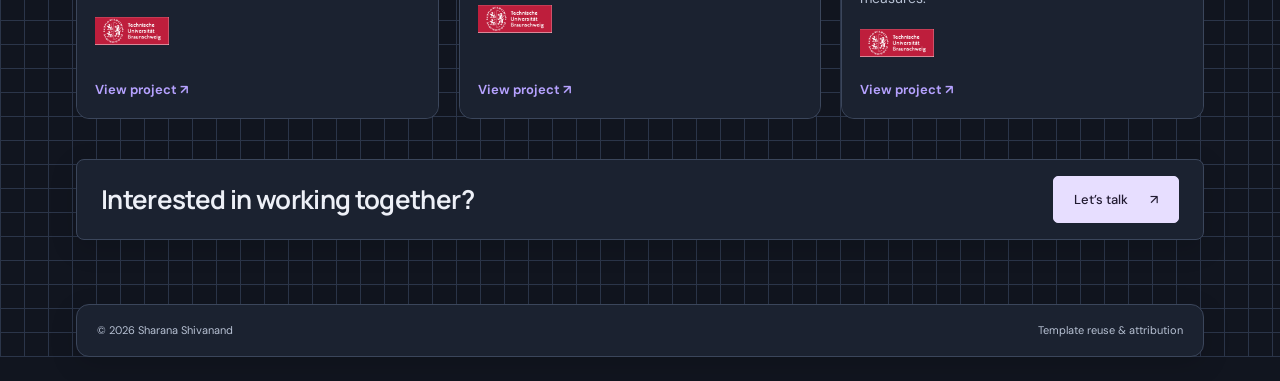
<file: projects.html>
<!doctype html>
<html lang="en" data-theme="dark">
<head>
  <meta charset="utf-8">
  <meta name="viewport" content="width=device-width, initial-scale=1">
  <title>Projects | Sharana Shivanand</title>
  <meta name="description" content="Explore Sharana’s work in crop-health sensing, chemical-process prediction, digital twins, and efficient statistical modelling.">
  <meta name="theme-color" content="#11151f">
  <meta property="og:title" content="Projects | Sharana Shivanand">
  <meta property="og:description" content="Explore Sharana’s work in crop-health sensing, chemical-process prediction, digital twins, and efficient statistical modelling.">
  <meta property="og:type" content="website">
  <link rel="icon" href="assets/favicon.svg?v=neon-green" type="image/svg+xml">
  <link rel="preconnect" href="https://fonts.googleapis.com">
  <link rel="preconnect" href="https://fonts.gstatic.com" crossorigin>
  <link rel="stylesheet" href="assets/styles.css">
  <link rel="stylesheet" href="theme.css">
  <link rel="stylesheet" href="dark.css">
  <script src="assets/site.js" defer></script>
  <script data-goatcounter="https://sshivanand.goatcounter.com/count" async src="https://gc.zgo.at/count.js"></script>
  <noscript><style>@media(max-width:760px){.sidebar{position:relative;height:auto;flex-wrap:wrap}.nav{position:static;display:grid;width:100%;margin-top:15px}.main-wrap{margin-top:0}.mobile-toggle{display:none}}.filter-bar,.copy-button{display:none}</style></noscript>
  <script src="projects.js" defer></script>
</head>
<body>
  <a class="skip-link" href="#main">Skip to content</a>
  <header class="sidebar">
    <a class="brand" href="./" aria-label="Dr. Sharana Shivanand, home"><img class="brand-logo" src="assets/favicon.svg?v=neon-green" alt="Neon sine-wave logo" aria-hidden="true" width="32" height="32"><span class="brand-name">DR. Sharana Shivanand</span></a>
    <button class="mobile-toggle" aria-controls="main-navigation" aria-expanded="false">Menu <span class="menu-icon" aria-hidden="true">☰</span></button>
    <nav class="nav" id="main-navigation" aria-label="Main navigation"><a href="./"><span class="nav-num">01</span>About me<span class="nav-arrow" aria-hidden="true"></span></a><a href="projects.html" aria-current="page"><span class="nav-num">02</span>Projects<span class="nav-arrow" aria-hidden="true">↗</span></a><a href="research.html"><span class="nav-num">03</span>Research<span class="nav-arrow" aria-hidden="true"></span></a><a href="journey.html"><span class="nav-num">04</span>My journey<span class="nav-arrow" aria-hidden="true"></span></a><a href="media.html"><span class="nav-num">05</span>Media<span class="nav-arrow" aria-hidden="true"></span></a><a href="contact.html"><span class="nav-num">06</span>Contact<span class="nav-arrow" aria-hidden="true"></span></a></nav>
  </header>
  <div class="main-wrap"><div class="page-container">
    <main id="main"><header class="page-intro"><h1 class="code-title">Projects</h1><p class="dek">Work in scientific computing, statistics and machine learning, with applications in materials, engineering and agriculture.</p></header><div class="filter-bar" role="group" aria-label="Filter projects"><button class="filter-button" data-filter="all" aria-pressed="true">All work</button><button class="filter-button" data-filter="ml" aria-pressed="false">Data &amp; ML</button><button class="filter-button" data-filter="simulation" aria-pressed="false">Simulation</button><button class="filter-button" data-filter="statistics" aria-pressed="false">Statistics</button><span class="filter-count" role="status" aria-live="polite">9 projects</span></div><div class="project-list"><article class="project" id="crop-health" data-category="ml"><button class="project-preview" type="button" aria-haspopup="dialog"><span class="project-preview-art">
<svg stroke-width="1.5" stroke-linecap="round" stroke-linejoin="round" viewBox="0 0 300 120" aria-hidden="true" fill="none">
  <defs>
    <linearGradient id="crop-spectrum-colours" gradientUnits="userSpaceOnUse" x1="153" y1="0" x2="279" y2="0">
      <stop offset="0%" stop-color="#e53935"/>
      <stop offset="16.7%" stop-color="#f58220"/>
      <stop offset="33.3%" stop-color="#e5c600"/>
      <stop offset="50%" stop-color="#27994b"/>
      <stop offset="66.7%" stop-color="#2878df"/>
      <stop offset="83.3%" stop-color="#443399"/>
      <stop offset="100%" stop-color="#8b36bb"/>
    </linearGradient>
  </defs>
  <g stroke="#238579" stroke-width="1.5" stroke-linecap="round" stroke-linejoin="round">
    <path d="M30 92C17 54 43 20 108 16C116 52 92 90 30 92Z" fill="#edf5ee"/>
    <path d="M24 105Q50 65 108 16M41 81 34 55m20 10-6-28m21 12-2-23
      M42 80l31-1M57 60l34-2M75 40l28-2"/>
    <path d="m33 63 9 6m-3-20 9 8m6-20 8 9m-8 27 13-8m4-18 13-7"/>
  </g>
  <g stroke="#5031f5" stroke-width="1.5" stroke-linecap="round" stroke-linejoin="round">
    <path d="M151 20v72h130" stroke="#777" stroke-width="1"/>
    <!-- Illustrative leaf reflectance: green peak, red absorption, red edge, NIR plateau. -->
    <path d="M153 87C170 88 180 86 190 80S200 75 208 81S225 89 236 88
      C242 88 246 75 250 55S259 30 266 28S275 27 279 26" stroke="url(#crop-spectrum-colours)"/>
  </g>
  <g stroke="#777" stroke-width="0.75">
    <path d="M153 92v3m31-3v3m32-3v3m31-3v3m32-3v3"/>
  </g>
  <g fill="#555" font-family="Arial, sans-serif" font-size="6.5" text-anchor="middle">
    <text x="153" y="103">400</text><text x="184" y="103">500</text>
    <text x="216" y="103">600</text><text x="247" y="103">700</text>
    <text x="279" y="103">800</text>
    <text x="216" y="115" font-size="8">Wavelength (nm)</text>
    <text transform="translate(140 56) rotate(-90)" font-size="8">Reflectance</text>
  </g>
</svg>
</span><span class="project-preview-title">cropSpectAI</span><span class="project-preview-summary">A sensing device and machine-learning pipeline for estimating a crop’s chlorophyll content from spectral measurements.</span><span class="project-institutions" role="group" aria-label="Project institutions"><img src="assets/logos/data-science-retreat.png" alt="Data Science Retreat" loading="lazy"></span><span class="project-card-footer"><span class="project-preview-action">View project <span aria-hidden="true">↗</span></span><span class="project-status"><span class="project-status-dot" aria-hidden="true"></span>ONGOING</span></span></button><dialog class="project-dialog" aria-labelledby="crop-health-title"><form method="dialog" class="project-dialog-controls"><button type="submit" autofocus>Close</button></form><header class="project-banner"><div><div class="eyebrow">Data Science Retreat</div><h2 id="crop-health-title">cropSpectAI: Spectral Edge AI for Crop Health Monitoring</h2></div><span class="project-number" aria-hidden="true">01</span></header><span class="project-institutions" role="group" aria-label="Project institutions"><img src="assets/logos/data-science-retreat.png" alt="Data Science Retreat" loading="lazy"></span><div class="project-reading"><p class="project-lede">A sensing device and machine-learning pipeline for estimating a crop’s chlorophyll content from spectral measurements.</p><section class="project-reading-section project-contribution"><h3>My contribution</h3><ul><li>Built a spectroscopy-based edge device for collecting leaf measurements.</li><li>Developed a Python machine-learning workflow from data processing to deployment.</li></ul></section><section class="project-reading-section project-process"><h3>How it works</h3><ol class="project-reading-flow"><li><span class="workflow-role" aria-hidden="true">1</span><span>Measure light reflected by a leaf</span></li><li><span class="workflow-role" aria-hidden="true">2</span><span>Use machine learning to connect light patterns to chlorophyll</span></li><li><span class="workflow-role" aria-hidden="true">3</span><span>Estimate chlorophyll as an indicator of plant health</span></li></ol></section><section class="project-reading-section project-reading-resources"><h3>Explore the project</h3><nav class="project-resources" aria-label="cropSpectAI resources">
  <a target="_blank" rel="noopener noreferrer" href="https://github.com/s-shivanand/cropspectai">
    <span class="resource-icon" aria-hidden="true">&lt;/&gt;</span>
    <span><strong>GitHub repository</strong><small>Explore the code</small></span>
    <span aria-hidden="true">↗</span>
  </a>
  <a target="_blank" rel="noopener noreferrer" href="https://cropspectai.streamlit.app/">
    <span class="resource-icon" aria-hidden="true">↗</span>
    <span><strong>Live app</strong><small>Try it on Streamlit</small></span>
    <span aria-hidden="true">↗</span>
  </a>
  <a target="_blank" rel="noopener noreferrer" href="https://youtu.be/MrCatPmRXBs">
    <span class="resource-icon" aria-hidden="true">▶</span>
    <span><strong>YouTube demo</strong><small>Watch it in action</small></span>
    <span aria-hidden="true">↗</span>
  </a>
</nav></section><section class="project-reading-section project-reading-tools"><h3>Methods &amp; tools</h3><div class="capability-list"><span class="pill">ESP32</span><span class="pill">AS7343</span><span class="pill">Python</span><span class="pill">scikit-learn</span><span class="pill">Pandas</span><span class="pill">Streamlit</span><span class="pill">Spectral sensing</span></div></section></div></dialog></article><article class="project" id="bayesian-inference" data-category="statistics simulation"><button class="project-preview" type="button" aria-haspopup="dialog"><span class="project-preview-art"><svg stroke-width="1.5" stroke-linecap="round" stroke-linejoin="round" viewBox="0 0 300 120" aria-hidden="true" fill="none"><g stroke-width="1.5" stroke-linecap="round" stroke-linejoin="round"><g transform="translate(0 21)"><path d="M45 0h225" stroke="#777" stroke-width="1"/><g stroke="#238579" stroke-width="0.75" opacity="0.45"><ellipse cx="236" cy="0" rx="39" ry="15"/><ellipse cx="236" cy="0" rx="27" ry="10"/><ellipse cx="236" cy="0" rx="14" ry="5"/></g><path d="M48 8L62 -5 77 6 90 -8 107 4 122 -3 137 7 151 -8 166 2 181 -5 196 5 209 -6 224 2 237 -8 251 4 231 9 218 -3 242 -5 254 7 236 2" stroke="#8f80cb" stroke-width="1.5" stroke-linecap="round" stroke-linejoin="round"/><circle cx="48" cy="8" r="2" fill="#8f80cb"/><circle cx="237" cy="2" r="2.4" fill="#8f80cb" stroke="#fff" stroke-width="0.75"/><text x="3" y="3" fill="#666" font-family="Arial, sans-serif" font-size="7.5">Coarse</text></g><g transform="translate(0 60)"><path d="M45 0h225" stroke="#777" stroke-width="1"/><g stroke="#238579" stroke-width="0.75" opacity="0.65"><ellipse cx="236" cy="0" rx="36" ry="14"/><ellipse cx="236" cy="0" rx="25" ry="9"/><ellipse cx="236" cy="0" rx="13" ry="5"/></g><path d="M48 5L66 -6 81 4 97 -4 113 7 129 -5 145 3 160 -6 176 4 191 -3 205 4 218 -7 234 2 247 -5 232 8 220 0 240 -7 252 3 237 6" stroke="#7152df" stroke-width="1.5" stroke-linecap="round" stroke-linejoin="round"/><circle cx="48" cy="5" r="2" fill="#7152df"/><circle cx="237" cy="6" r="2.4" fill="#7152df" stroke="#fff" stroke-width="0.75"/><text x="3" y="3" fill="#666" font-family="Arial, sans-serif" font-size="7.5">Medium</text></g><g transform="translate(0 99)"><path d="M45 0h225" stroke="#777" stroke-width="1"/><g stroke="#238579" stroke-width="0.75" opacity="0.8500000000000001"><ellipse cx="236" cy="0" rx="33" ry="13"/><ellipse cx="236" cy="0" rx="23" ry="8"/><ellipse cx="236" cy="0" rx="12" ry="5"/></g><path d="M48 7L65 -3 82 5 99 -7 117 3 133 -5 149 4 165 -4 182 3 198 -2 211 5 225 -5 239 2 248 -4 235 6 225 -2 243 -5 250 3 237 4" stroke="#5031f5" stroke-width="1.5" stroke-linecap="round" stroke-linejoin="round"/><circle cx="48" cy="7" r="2" fill="#5031f5"/><circle cx="237" cy="4" r="2.4" fill="#5031f5" stroke="#fff" stroke-width="0.75"/><text x="3" y="3" fill="#666" font-family="Arial, sans-serif" font-size="7.5">Fine</text></g></g></svg></span><span class="project-preview-title">Multi-fidelity Bayesian inference</span><span class="project-preview-summary">Statistical algorithms that combine cheaper approximations with detailed simulations to estimate hidden model parameters.</span><span class="project-institutions" role="group" aria-label="Project institutions"><img src="assets/logos/kit.png" alt="Karlsruhe Institute of Technology" loading="lazy"></span><span class="project-card-footer"><span class="project-preview-action">View project <span aria-hidden="true">↗</span></span><span class="project-status"><span class="project-status-dot" aria-hidden="true"></span>ONGOING</span></span></button><dialog class="project-dialog" aria-labelledby="bayesian-inference-title"><form method="dialog" class="project-dialog-controls"><button type="submit" autofocus>Close</button></form><header class="project-banner"><div><div class="eyebrow">Karlsruhe Institute of Technology</div><h2 id="bayesian-inference-title">Multi-fidelity Bayesian Statistical Inference</h2></div><span class="project-number" aria-hidden="true">02</span></header><span class="project-institutions" role="group" aria-label="Project institutions"><img src="assets/logos/kit.png" alt="Karlsruhe Institute of Technology" loading="lazy"></span><div class="project-reading"><p class="project-lede">Estimating unknown model parameters can require thousands of expensive simulations. This project smartly combines slow with fast approximations to reduce the computational cost.</p><section class="project-reading-section project-contribution"><h3>My contribution</h3><ul><li>Developed Bayesian inference methods and sampling strategies that use multiple levels of simulation accuracy.</li></ul></section><section class="project-reading-section project-process"><h3>How it works</h3><ol class="project-reading-flow"><li><span class="workflow-role" aria-hidden="true">1</span><span>Start with measurements and unknown model parameters</span></li><li><span class="workflow-role" aria-hidden="true">2</span><span>Test possible parameters combining fast and expensive simulations</span></li><li><span class="workflow-role" aria-hidden="true">3</span><span>Estimate which parameter values fit the data, and how certain they are</span></li></ol></section><section class="project-reading-section project-reading-tools"><h3>Methods &amp; tools</h3><div class="capability-list"><span class="pill">Python</span><span class="pill">Julia</span><span class="pill">Bayesian inference</span><span class="pill">Multi-fidelity modelling</span><span class="pill">Markov chain Monte Carlo</span><span class="pill">Metropolis Hastings</span></div></section></div></dialog></article><article class="project" id="chemical-processes" data-category="ml"><button class="project-preview" type="button" aria-haspopup="dialog"><span class="project-preview-art"><svg stroke-width="1.5" stroke-linecap="round" stroke-linejoin="round" viewBox="0 0 300 120" aria-hidden="true" fill="none"><g stroke-width="1.5" stroke-linecap="round" stroke-linejoin="round"><g stroke="#238579"><rect x="35" y="32" width="65" height="60" rx="14"/><ellipse cx="67" cy="32" rx="32" ry="7"/><path d="M51 92v14m32-14v14M67 25V12H44M35 59H19V37M100 58h24M67 41v35m-13-9 13 9 13-9"/></g><path d="M139 22v77h144" stroke="#777" stroke-width="1"/><path d="M145 77Q158 34 174 61T204 55" stroke="#238579"/><path d="M204 55Q220 29 235 58T278 42" stroke="#5031f5" stroke-dasharray="4 4"/><text x="215" y="15" fill="#238579" font-family="Arial, sans-serif" font-size="14" font-weight="600" text-anchor="middle">CH₃OH</text></g></svg></span><span class="project-preview-title">Chemical process modelling</span><span class="project-preview-summary">Data-driven models to predict how a methanol production process behaves over time, developed in collaboration with Johnson Matthey.</span><span class="project-institutions" role="group" aria-label="Project institutions"><img src="assets/logos/turing.png" alt="The Alan Turing Institute" loading="lazy"></span><span class="project-card-footer"><span class="project-preview-action">View project <span aria-hidden="true">↗</span></span></span></button><dialog class="project-dialog" aria-labelledby="chemical-processes-title"><form method="dialog" class="project-dialog-controls"><button type="submit" autofocus>Close</button></form><header class="project-banner"><div><div class="eyebrow">The Alan Turing Institute</div><h2 id="chemical-processes-title">Data-Driven Surrogate Modelling of Chemical Processes</h2></div><span class="project-number" aria-hidden="true">03</span></header><span class="project-institutions" role="group" aria-label="Project institutions"><img src="assets/logos/turing.png" alt="The Alan Turing Institute" loading="lazy"></span><div class="project-reading"><p class="project-lede">Data-driven models to predict how a methanol production process behaves over time, developed in collaboration with Johnson Matthey.</p><p class="project-context-note">Collaborative Data Study Group project with Johnson Matthey; the report documents the team’s work.</p><section class="project-reading-section project-contribution"><h3>My contribution</h3><ul><li>Implemented and evaluated time-series models for methanol production data.</li><li>Compared approaches for predicting how the process changes over time.</li></ul></section><section class="project-reading-section project-process"><h3>How it works</h3><ol class="project-reading-flow"><li><span class="workflow-role" aria-hidden="true">1</span><span>Collect operating data from methanol production</span></li><li><span class="workflow-role" aria-hidden="true">2</span><span>Train models to learn how the process changes over time</span></li><li><span class="workflow-role" aria-hidden="true">3</span><span>Predict how the production process will behave</span></li></ol></section><section class="project-reading-section project-reading-resources"><h3>Explore the project</h3><nav class="project-resources" aria-label="Chemical process project report">
  <a target="_blank" rel="noopener noreferrer" href="https://doi.org/10.5281/zenodo.13847810">
    <span class="resource-icon" aria-hidden="true">▤</span>
    <span><strong>Published report</strong><small>Read on Zenodo</small></span>
    <span aria-hidden="true">↗</span>
  </a>
</nav></section><section class="project-reading-section project-reading-tools"><h3>Methods &amp; tools</h3><div class="capability-list"><span class="pill">Python</span><span class="pill">TensorFlow</span><span class="pill">Pandas</span><span class="pill">Time-series modelling</span></div></section></div></dialog></article><article class="project" id="digital-twins" data-category="simulation statistics"><button class="project-preview" type="button" aria-haspopup="dialog"><span class="project-preview-art">
<svg stroke-width="1.5" stroke-linecap="round" stroke-linejoin="round" viewBox="0 0 300 120" aria-hidden="true" fill="none">
  <!-- Coarse-to-fine simulation meshes feed a symmetric covariance matrix. -->
  <g stroke="#238579" stroke-width="1">
    <rect x="14" y="40" width="36" height="36" rx="1"/>
    <path d="M32 40v36M14 58h36"/>
    <rect x="62" y="40" width="36" height="36" rx="1"/>
    <path d="M74 40v36m12-36v36M62 52h36m-36 12h36"/>
    <rect x="110" y="40" width="36" height="36" rx="1"/>
    <path d="M116 40v36m6-36v36m6-36v36m6-36v36m6-36v36
      M110 46h36m-36 6h36m-36 6h36m-36 6h36m-36 6h36"/>
  </g>
  <path d="M32 81v11h96V81M80 92v-9" stroke="#238579" stroke-width="1"/>
  <path d="M153 58h27m-5-4 5 4-5 4" stroke="#5031f5" stroke-width="1.5"/>
  <g stroke="#fff" stroke-width="1">
    <path d="M192 29h17v17h-17Z M209 46h17v17h-17Z M226 63h17v17h-17Z M243 80h17v17h-17Z" fill="#5031f5"/>
    <path d="M209 29h17v17h-17Z M192 46h17v17h-17Z M243 63h17v17h-17Z M226 80h17v17h-17Z" fill="#79b7aa"/>
    <path d="M226 29h17v17h-17Z M192 63h17v17h-17Z M243 46h17v17h-17Z M209 80h17v17h-17Z" fill="#d5e9e1"/>
    <path d="M243 29h17v17h-17Z M192 80h17v17h-17Z" fill="#ece6ff"/>
    <path d="M226 46h17v17h-17Z M209 63h17v17h-17Z" fill="#a89ae9"/>
  </g>
  <path d="M186 26h-4v74h4m80-74h4v74h-4" stroke="#5031f5" stroke-width="1.5"/>
</svg>
</span><span class="project-preview-title">Multilevel covariance estimation</span><span class="project-preview-summary">Developed multilevel Monte Carlo methods to estimate covariance efficiently, supporting the assimilation of expensive simulations and observational data.</span><span class="project-institutions" role="group" aria-label="Project institutions"><img src="assets/logos/turing.png" alt="The Alan Turing Institute" loading="lazy"><img src="assets/logos/cambridge.jpg" alt="University of Cambridge" loading="lazy"></span><span class="project-card-footer"><span class="project-preview-action">View project <span aria-hidden="true">↗</span></span></span></button><dialog class="project-dialog" aria-labelledby="digital-twins-title"><form method="dialog" class="project-dialog-controls"><button type="submit" autofocus>Close</button></form><header class="project-banner"><div><div class="eyebrow">The Alan Turing Institute · University of Cambridge</div><h2 id="digital-twins-title">Multilevel Monte Carlo Covariance Estimation</h2></div><span class="project-number" aria-hidden="true">04</span></header><span class="project-institutions" role="group" aria-label="Project institutions"><img src="assets/logos/turing.png" alt="The Alan Turing Institute" loading="lazy"><img src="assets/logos/cambridge.jpg" alt="University of Cambridge" loading="lazy"></span><div class="project-reading"><p class="project-lede">Combining sensor measurements with simulations requires estimates of how uncertain model outputs vary together. Calculating these relationships can be computationally expensive.</p><section class="project-reading-section project-contribution"><h3>My contribution</h3><ul><li>Developed multilevel Monte Carlo covariance estimators that combine coarse simulations with corrections from finer models.</li></ul></section><section class="project-reading-section project-process"><h3>How it works</h3><ol class="project-reading-flow"><li><span class="workflow-role" aria-hidden="true">1</span><span>Run simulations at different levels of detail</span></li><li><span class="workflow-role" aria-hidden="true">2</span><span>Combine them to estimate how uncertain outputs vary together</span></li><li><span class="workflow-role" aria-hidden="true">3</span><span>Provide covariance estimates for combining simulations with measurements</span></li></ol></section><section class="project-reading-section project-reading-resources"><h3>Explore the project</h3><nav class="project-resources" aria-label="Multilevel covariance paper and media">
  <a target="_blank" rel="noopener noreferrer" href="https://doi.org/10.1615/Int.J.UncertaintyQuantification.2024051528">
    <span class="resource-icon" aria-hidden="true">▤</span>
    <span><strong>Published paper</strong><small>Covariance estimation using h-statistics</small></span>
    <span aria-hidden="true">↗</span>
  </a>
  <a target="_blank" rel="noopener noreferrer" href="https://www.turing.ac.uk/about-us/impact/twinning-ways-how-digital-twins-will-change-our-world-better">
    <span class="resource-icon" aria-hidden="true">▤</span>
    <span><strong>Featured article</strong><small>The Alan Turing Institute · 3D-printed bridge</small></span>
    <span aria-hidden="true">↗</span>
  </a>
</nav></section><section class="project-reading-section project-reading-tools"><h3>Methods &amp; tools</h3><div class="capability-list"><span class="pill">Python</span><span class="pill">NumPy</span><span class="pill">Multilevel Monte Carlo</span><span class="pill">Covariance estimation</span><span class="pill">Data assimilation</span></div></section></div></dialog></article><article class="project" id="material-tensors" data-category="simulation statistics"><button class="project-preview" type="button" aria-haspopup="dialog"><span class="project-preview-art"><svg stroke-width="1.5" stroke-linecap="round" stroke-linejoin="round" viewBox="0 0 300 120" aria-hidden="true" fill="none"><g stroke-width="1.5" stroke-linecap="round" stroke-linejoin="round"><defs><clipPath id="fibrous-material"><rect x="15" y="16" width="124" height="90" rx="3"/></clipPath></defs><rect x="15" y="16" width="124" height="90" rx="3" fill="#f4f6f2" stroke="#9db8ad" stroke-width="1"/><g clip-path="url(#fibrous-material)" stroke="#238579" stroke-width="0.75"><path d="M16.5 15.5l3.7 4.3 M29.1 18.6l-5.0 1.7 M31.3 15.6l5.0 4.1 M42.2 15.2l-3.0 5.9 M51.3 17.8l-4.1 2.8 M57.5 17.2l2.6 4.8 M64.7 17.8l5.1 1.5 M77.9 17.2l-5.9 4.1 M80.9 17.2l2.5 6.2 M94.0 17.9l-6.1 2.8 M96.4 15.8l4.4 3.9 M102.1 17.3l5.5 1.8 M113.3 16.0l2.2 5.2 M122.9 17.2l-3.1 6.1 M126.4 18.1l5.3 3.0 M140.0 15.9l-1.3 6.9 M17.0 26.1l3.8 3.4 M22.4 23.9l6.2 4.8 M36.5 23.7l-2.9 5.5 M41.2 24.8l3.9 4.2 M51.2 22.6l-2.0 7.4 M61.0 26.2l-6.5 0.1 M61.6 24.6l6.5 2.3 M71.8 26.2l6.0 1.2 M87.2 26.7l-7.6 0.7 M90.4 24.8l-3.6 5.6 M94.4 26.3l5.9 2.2 M108.5 27.2l-5.4 2.2 M117.7 25.1l-7.3 2.1 M122.4 24.8l-1.8 5.1 M133.3 25.0l-5.1 4.2 M132.7 26.3l7.8 0.5 M17.6 33.8l2.9 4.3 M23.9 35.4l6.2 1.7 M34.8 33.9l-4.0 3.6 M39.4 32.3l5.1 5.6 M50.2 30.6l-0.9 7.1 M60.6 34.4l-6.9 0.1 M63.2 34.0l5.3 2.1 M71.4 33.4l4.2 3.7 M77.9 32.8l5.8 5.1 M88.4 31.4l5.1 4.8 M100.5 33.3l-6.6 1.4 M108.2 34.2l-4.6 3.2 M112.1 31.7l1.5 6.2 M125.3 35.4l-5.3 0.3 M132.3 33.3l-5.2 2.4 M136.4 32.0l1.4 5.7 M16.6 40.5l1.3 7.5 M29.9 41.7l-7.5 0.0 M37.8 42.9l-4.9 2.5 M41.2 39.7l1.6 4.9 M47.2 41.6l4.9 5.4 M61.8 42.3l-7.9 1.1 M63.6 42.2l5.2 2.8 M75.8 39.6l-1.0 7.2 M80.8 39.5l-0.1 7.6 M86.3 43.6l5.4 1.4 M96.3 41.7l4.0 3.6 M108.1 39.0l-2.0 6.6 M114.1 39.3l-0.6 7.8 M118.9 41.5l4.5 4.2 M128.5 39.4l4.0 6.1 M140.8 42.9l-8.0 0.0 M14.2 47.3l5.2 5.8 M26.0 49.6l2.2 5.0 M36.3 47.8l-2.7 7.5 M44.9 48.0l-5.0 3.2 M48.0 51.1l4.9 2.2 M54.7 48.6l4.5 5.1 M67.8 47.5l-2.4 5.3 M76.3 50.9l-4.7 2.5 M78.1 50.3l7.3 0.1 M92.7 47.9l-4.6 4.8 M94.1 48.7l7.4 1.8 M110.1 49.5l-5.9 3.4 M110.8 46.8l4.4 6.3 M125.5 51.1l-5.3 1.8 M132.2 47.4l-5.9 4.9 M134.3 49.5l6.9 3.6 M22.2 58.2l-6.3 4.3 M22.7 56.3l3.9 6.7 M37.2 58.4l-4.8 3.2 M46.3 56.4l-7.0 3.0 M48.9 57.0l0.7 5.9 M56.0 58.0l5.6 0.4 M68.4 59.7l-5.8 0.6 M77.7 58.5l-6.6 0.4 M86.0 57.7l-5.5 0.5 M88.3 57.3l5.9 2.1 M99.7 55.4l-2.1 6.2 M103.2 56.7l5.0 5.1 M113.0 56.6l-0.9 7.1 M121.6 57.1l2.2 4.7 M128.4 55.4l4.2 6.3 M136.9 55.9l3.5 5.1 M14.8 65.2l5.8 2.4 M30.5 66.5l-6.5 2.1 M30.5 67.1l5.9 0.0 M43.3 64.4l-3.0 5.7 M49.5 62.4l0.6 7.7 M55.7 65.2l6.3 1.7 M69.4 64.6l-6.1 3.9 M72.4 64.7l4.1 3.0 M83.6 65.7l-4.6 2.4 M86.9 65.3l5.8 4.1 M99.2 64.1l-2.4 4.4 M103.7 66.7l5.9 2.1 M113.2 65.7l-0.3 5.1 M120.8 64.3l1.0 7.3 M131.6 64.6l-2.3 7.5 M141.2 64.8l-4.1 5.0 M22.4 74.0l-6.9 2.3 M23.5 71.9l4.9 4.8 M35.9 72.4l-2.3 5.4 M38.9 72.2l3.9 4.5 M47.5 71.6l5.3 4.7 M57.6 70.6l1.9 6.4 M64.8 70.4l1.9 7.5 M77.5 74.0l-6.6 3.2 M80.0 70.4l3.3 6.5 M90.1 72.8l1.8 7.0 M96.0 73.5l4.4 3.6 M104.1 70.6l3.5 6.1 M113.5 71.4l0.6 5.4 M121.2 70.5l2.2 6.3 M125.8 74.1l5.8 2.6 M134.4 72.8l4.7 3.7 M21.4 80.0l-5.3 5.3 M22.0 81.6l6.6 0.4 M37.1 79.3l-3.3 6.5 M45.2 83.3l-5.5 0.9 M45.4 80.7l6.5 2.7 M60.3 79.3l-4.3 5.9 M66.9 81.4l-3.8 3.8 M72.5 83.5l4.8 1.7 M84.5 83.1l-6.1 0.8 M92.5 79.0l-3.9 5.7 M99.9 82.2l-6.1 3.1 M107.3 82.4l-4.7 3.8 M113.9 79.6l-0.1 6.0 M119.3 82.6l7.5 2.6 M132.3 81.4l-3.8 5.0 M136.2 81.5l4.9 5.6 M17.4 87.4l1.4 7.0 M27.6 90.7l-4.5 2.7 M34.7 86.9l0.8 6.8 M44.1 88.4l-4.9 2.5 M47.4 88.5l3.7 6.7 M54.6 90.2l7.8 0.3 M64.7 88.0l0.3 7.3 M74.4 87.7l0.2 7.4 M82.5 87.8l-3.4 4.9 M90.5 87.8l-0.6 6.2 M100.4 88.2l-3.5 4.7 M103.1 88.4l4.4 3.0 M111.7 90.2l4.7 3.1 M125.2 91.4l-6.6 0.5 M127.1 88.3l4.7 3.3 M137.4 86.7l-0.6 5.8 M20.9 97.0l-3.1 4.4 M30.1 97.7l-6.2 2.6 M31.8 97.4l4.3 2.8 M45.9 97.3l-5.3 3.3 M46.1 98.9l5.4 0.9 M60.9 98.4l-5.4 0.1 M69.0 97.6l-4.5 3.5 M73.4 95.1l1.4 7.5 M84.6 95.3l-2.5 6.3 M88.4 98.5l4.5 3.4 M96.2 96.7l4.5 2.7 M105.5 96.1l-1.7 5.6 M115.1 97.0l-3.8 5.1 M125.2 98.1l-5.4 4.3 M129.7 97.0l1.5 6.5 M140.6 98.8l-4.5 2.7 M19.4 104.1l-4.7 4.8 M27.4 103.0l-4.0 5.9 M35.2 104.4l0.1 5.2 M39.2 104.4l3.0 4.9 M51.8 106.6l-5.9 3.3 M60.8 105.9l-3.0 5.0 M64.4 104.3l0.6 6.9 M76.1 102.8l-1.8 6.7 M80.6 103.2l2.8 5.3 M88.7 105.0l3.6 6.1 M100.2 106.4l-5.5 3.7 M103.8 103.1l4.2 6.7 M117.2 106.9l-7.0 0.3 M119.6 105.1l5.1 3.4 M132.8 105.4l-4.1 3.8 M137.5 104.7l1.4 7.0"/></g><circle cx="80" cy="60" r="17" stroke="#5031f5" stroke-width="1" stroke-dasharray="3 3"/><path d="M97 60h58m-5-4 5 4-5 4" stroke="#5031f5" stroke-width="1.5"/><g transform="translate(184 37) rotate(-36)" stroke="#238579"><ellipse rx="22" ry="10"/><ellipse rx="7" ry="10"/><path d="M-22 0h44"/></g><g transform="translate(248 52) rotate(62)" stroke="#5031f5"><ellipse rx="24" ry="10"/><ellipse rx="8" ry="10"/><path d="M-24 0h48"/></g><g transform="translate(199 91) rotate(17)" stroke="#238579"><ellipse rx="23" ry="9"/><ellipse rx="7" ry="9"/><path d="M-23 0h46"/></g></g></svg></span><span class="project-preview-title">Uncertainty in material tensors</span><span class="project-preview-summary">Developed probabilistic models of how material properties vary in strength and direction, while respecting material symmetries and keeping the tensors positive definite. Two publications cover symmetric positive-definite tensors and elasticity tensor fields.</span><span class="project-institutions" role="group" aria-label="Project institutions"><img src="assets/logos/braunschweig.png" alt="Technical University of Braunschweig" loading="lazy"><img src="assets/logos/kit.png" alt="Karlsruhe Institute of Technology" loading="lazy"></span><span class="project-card-footer"><span class="project-preview-action">View project <span aria-hidden="true">↗</span></span></span></button><dialog class="project-dialog" aria-labelledby="material-tensors-title"><form method="dialog" class="project-dialog-controls"><button type="submit" autofocus>Close</button></form><header class="project-banner"><div><div class="eyebrow">Technical University of Braunschweig · Karlsruhe Institute of Technology</div><h2 id="material-tensors-title">Stochastic Modelling of Material Tensor Fields</h2></div><span class="project-number" aria-hidden="true">05</span></header><span class="project-institutions" role="group" aria-label="Project institutions"><img src="assets/logos/braunschweig.png" alt="Technical University of Braunschweig" loading="lazy"><img src="assets/logos/kit.png" alt="Karlsruhe Institute of Technology" loading="lazy"></span><div class="project-reading"><p class="project-lede">Developed probabilistic models of how material properties vary in strength and direction, while respecting material symmetries and keeping the tensors positive definite. Two publications cover symmetric positive-definite tensors and elasticity tensor fields.</p><section class="project-reading-section project-contribution"><h3>My contribution</h3><ul><li>Built random tensor models that preserve positive definiteness and prescribed spatial symmetries, both for individual material samples and their mean.</li><li>Used Lie algebra representations to control strength and orientation independently, with additional control of eigenstrain for elasticity tensors.</li><li>Modelled uncertain thermal conductivity in a human proximal femur, demonstrating how strength, orientation and symmetry affect heat conduction.</li><li>Introduced an elasticity metric for comparing and interpolating fourth-order tensor fields, illustrated with a spatial field of orthotropic Kelvin matrices.</li></ul></section><section class="project-reading-section project-process"><h3>How it works</h3><ol class="project-reading-flow"><li><span class="workflow-role" aria-hidden="true">1</span><span>Describe variation in material strength and orientation</span></li><li><span class="workflow-role" aria-hidden="true">2</span><span>Build random tensor models that preserve positivity and chosen symmetries</span></li><li><span class="workflow-role" aria-hidden="true">3</span><span>Represent conductivity and elasticity as spatially varying material properties</span></li></ol></section><section class="project-reading-section project-reading-resources"><h3>Explore the project</h3><nav class="project-resources material-paper-links" aria-label="Material tensors published papers">
  <a target="_blank" rel="noopener noreferrer" href="https://doi.org/10.1016/j.jcp.2024.112883">
    <span class="resource-icon" aria-hidden="true">▤</span>
    <span><strong>Stochastic modelling of symmetric positive-definite material tensors</strong><small>Journal of Computational Physics · Material symmetry, strength and orientation</small></span>
    <span aria-hidden="true">↗</span>
  </a>
  <a target="_blank" rel="noopener noreferrer" href="https://doi.org/10.1177/10812865251348030">
    <span class="resource-icon" aria-hidden="true">▤</span>
    <span><strong>Stochastic modelling of elasticity tensor fields</strong><small>Mathematics and Mechanics of Solids · Fourth-order fields and the elasticity metric</small></span>
    <span aria-hidden="true">↗</span>
  </a>
</nav></section><section class="project-reading-section project-reading-tools"><h3>Methods &amp; tools</h3><div class="capability-list"><span class="pill">Stochastic tensor fields</span><span class="pill">Material symmetries</span><span class="pill">Lie algebra</span><span class="pill">Fréchet mean</span><span class="pill">Elasticity metric</span></div></section></div></dialog></article><article class="project" id="material-identification" data-category="ml simulation statistics"><button class="project-preview" type="button" aria-haspopup="dialog"><span class="project-preview-art"><svg stroke-width="1.5" stroke-linecap="round" stroke-linejoin="round" viewBox="0 0 300 120" aria-hidden="true" fill="none"><g stroke-width="1.5" stroke-linecap="round" stroke-linejoin="round"><image href="proximal-femur.png" x="20" y="4" width="92" height="112" preserveAspectRatio="xMidYMid meet"/><circle cx="65" cy="57" r="4" fill="#5031f5" stroke="#fff" stroke-width="1"/><path d="M74 60h49m-5-4 5 4-5 4" stroke="#5031f5" stroke-width="1.5"/><g transform="translate(125 8) scale(.55 .9)"><path d="M27 100h249" stroke="#777" stroke-width="1"/><path d="M30 97Q63 95 89 72T140 54T191 75T270 97" stroke="#238579"/><path d="M30 98Q91 98 115 80C135 64 137 37 155 37S178 64 198 80Q222 98 270 98" stroke="#a89ae9" stroke-dasharray="4 4"/><path d="M30 98Q110 98 134 76C153 57 155 20 173 20S194 57 213 76Q237 98 270 98" stroke="#5031f5"/></g></g></svg></span><span class="project-preview-title">Bayesian material identification</span><span class="project-preview-summary">Estimated bone material properties from deformation measurements.</span><span class="project-institutions" role="group" aria-label="Project institutions"><img src="assets/logos/braunschweig.png" alt="Technical University of Braunschweig" loading="lazy"></span><span class="project-card-footer"><span class="project-preview-action">View project <span aria-hidden="true">↗</span></span></span></button><dialog class="project-dialog" aria-labelledby="material-identification-title"><form method="dialog" class="project-dialog-controls"><button type="submit" autofocus>Close</button></form><header class="project-banner"><div><div class="eyebrow">Technical University of Braunschweig</div><h2 id="material-identification-title">Iterative Bayesian Identification of Material Properties</h2></div><span class="project-number" aria-hidden="true">06</span></header><span class="project-institutions" role="group" aria-label="Project institutions"><img src="assets/logos/braunschweig.png" alt="Technical University of Braunschweig" loading="lazy"></span><div class="project-reading"><p class="project-lede">Estimated bone material properties from deformation measurements.</p><section class="project-reading-section project-contribution"><h3>My contribution</h3><ul><li>Used digital image correlation measurements to infer bone material properties.</li><li>Developed an iterative Kalman filter with a stochastic Galerkin formulation to update the estimates.</li></ul></section><section class="project-reading-section project-process"><h3>How it works</h3><ol class="project-reading-flow"><li><span class="workflow-role" aria-hidden="true">1</span><span>Measure how bone tissue deforms</span></li><li><span class="workflow-role" aria-hidden="true">2</span><span>Repeatedly update material estimates to match the measurements</span></li><li><span class="workflow-role" aria-hidden="true">3</span><span>Infer bone material properties and their uncertainty</span></li></ol></section><section class="project-reading-section project-reading-resources"><h3>Explore the project</h3><nav class="project-resources material-paper-links" aria-label="Bayesian material identification published paper">
  <a target="_blank" rel="noopener noreferrer" href="https://doi.org/10.1002/pamm.201800404">
    <span class="resource-icon" aria-hidden="true">▤</span>
    <span><strong>Iterative spectral identification of bone macroscopic properties described by a probability box</strong><small>Proceedings in Applied Mathematics and Mechanics</small></span>
    <span aria-hidden="true">↗</span>
  </a>
</nav></section><section class="project-reading-section project-reading-tools"><h3>Methods &amp; tools</h3><div class="capability-list"><span class="pill">MATLAB</span><span class="pill">Gmsh</span><span class="pill">Calculix</span></div></section></div></dialog></article><article class="project" id="bayesian-surrogate" data-category="ml simulation statistics"><button class="project-preview" type="button" aria-haspopup="dialog"><span class="project-preview-art"><svg stroke-width="1.5" stroke-linecap="round" stroke-linejoin="round" viewBox="0 0 300 120" aria-hidden="true" fill="none"><g stroke-width="1.5" stroke-linecap="round" stroke-linejoin="round"><path d="M30 22v80h246" stroke="#777" stroke-width="1"/><path d="M35 79Q87 68 130 34T267 27M35 98Q87 91 160 68T267 61" stroke="#a89ae9" stroke-dasharray="4 4"/><path d="M32 93Q87 78 130 52T267 44" stroke="#5031f5"/><g fill="#238579"><circle cx="65" cy="83" r="3"/><circle cx="111" cy="67" r="3"/><circle cx="155" cy="41" r="4"/><circle cx="208" cy="39" r="4"/><circle cx="252" cy="42" r="4"/></g></g></svg></span><span class="project-preview-title">Faster uncertainty propagation</span><span class="project-preview-summary">Used a Bayesian polynomial surrogate to propagate uncertainty with fewer training samples.</span><span class="project-institutions" role="group" aria-label="Project institutions"><img src="assets/logos/braunschweig.png" alt="Technical University of Braunschweig" loading="lazy"></span><span class="project-card-footer"><span class="project-preview-action">View project <span aria-hidden="true">↗</span></span></span></button><dialog class="project-dialog" aria-labelledby="bayesian-surrogate-title"><form method="dialog" class="project-dialog-controls"><button type="submit" autofocus>Close</button></form><header class="project-banner"><div><div class="eyebrow">Technical University of Braunschweig</div><h2 id="bayesian-surrogate-title">Bayesian Acceleration of Forward Uncertainty Propagation</h2></div><span class="project-number" aria-hidden="true">07</span></header><span class="project-institutions" role="group" aria-label="Project institutions"><img src="assets/logos/braunschweig.png" alt="Technical University of Braunschweig" loading="lazy"></span><div class="project-reading"><p class="project-lede">Used a Bayesian polynomial surrogate to propagate uncertainty with fewer training samples.</p><section class="project-reading-section project-contribution"><h3>My contribution</h3><ul><li>Developed a Bayesian polynomial regression model to approximate expensive simulations.</li><li>Propagated uncertainty with fewer training samples than classical interpolation and collocation methods.</li></ul></section><section class="project-reading-section project-process"><h3>How it works</h3><ol class="project-reading-flow"><li><span class="workflow-role" aria-hidden="true">1</span><span>Run a limited set of expensive simulations</span></li><li><span class="workflow-role" aria-hidden="true">2</span><span>Learn a fast approximation with uncertain model coefficients</span></li><li><span class="workflow-role" aria-hidden="true">3</span><span>Predict the range of possible outcomes with fewer simulations than collocation</span></li></ol></section><section class="project-reading-section project-reading-resources"><h3>Explore the project</h3><nav class="project-resources material-paper-links" aria-label="Faster uncertainty propagation published paper">
  <a target="_blank" rel="noopener noreferrer" href="https://doi.org/10.1007/978-3-030-92672-4_16">
    <span class="resource-icon" aria-hidden="true">▤</span>
    <span><strong>Collocation Methods and Beyond in Non-linear Mechanics</strong><small>Published book chapter · Springer</small></span>
    <span aria-hidden="true">↗</span>
  </a>
</nav></section><section class="project-reading-section project-reading-tools"><h3>Methods &amp; tools</h3><div class="capability-list"><span class="pill">MATLAB</span><span class="pill">Calculix</span><span class="pill">ParaView</span></div></section></div></dialog></article><article class="project" id="adaptive-simulation" data-category="ml simulation statistics"><button class="project-preview" type="button" aria-haspopup="dialog"><span class="project-preview-art"><svg stroke-width="1.5" stroke-linecap="round" stroke-linejoin="round" viewBox="0 0 300 120" aria-hidden="true" fill="none"><image href="adaptive-chaos.svg" width="300" height="120"/></svg></span><span class="project-preview-title">Adaptive probabilistic simulation</span><span class="project-preview-summary">Studied uncertainty in long-time predictions from a chaotic atmospheric circulation model.</span><span class="project-institutions" role="group" aria-label="Project institutions"><img src="assets/logos/braunschweig.png" alt="Technical University of Braunschweig" loading="lazy"></span><span class="project-card-footer"><span class="project-preview-action">View project <span aria-hidden="true">↗</span></span></span></button><dialog class="project-dialog" aria-labelledby="adaptive-simulation-title"><form method="dialog" class="project-dialog-controls"><button type="submit" autofocus>Close</button></form><header class="project-banner"><div><div class="eyebrow">Technical University of Braunschweig</div><h2 id="adaptive-simulation-title">Adaptive Probabilistic Simulation of Dynamical Systems</h2></div><span class="project-number" aria-hidden="true">08</span></header><span class="project-institutions" role="group" aria-label="Project institutions"><img src="assets/logos/braunschweig.png" alt="Technical University of Braunschweig" loading="lazy"></span><div class="project-reading"><p class="project-lede">Studied uncertainty in long-time predictions from a chaotic atmospheric circulation model.</p><section class="project-reading-section project-contribution"><h3>My contribution</h3><ul><li>Implemented an adaptive polynomial surrogate for the chaotic Lorenz-84 model.</li><li>Used it to study uncertainty in long-time predictions.</li></ul></section><section class="project-reading-section project-process"><h3>How it works</h3><ol class="project-reading-flow"><li><span class="workflow-role" aria-hidden="true">1</span><span>Start with uncertain conditions in a chaotic atmosphere model</span></li><li><span class="workflow-role" aria-hidden="true">2</span><span>Adapt a fast approximation as the system evolves</span></li><li><span class="workflow-role" aria-hidden="true">3</span><span>Track the uncertainty in long-time predictions</span></li></ol></section><section class="project-reading-section project-reading-tools"><h3>Methods &amp; tools</h3><div class="capability-list"><span class="pill">MATLAB</span><span class="pill">Lorenz-84</span><span class="pill">Adaptive polynomials</span></div></section></div></dialog></article><article class="project" id="scale-invariant-monte-carlo" data-category="simulation statistics"><button class="project-preview" type="button" aria-haspopup="dialog"><span class="project-preview-art"><svg stroke-width="1.5" stroke-linecap="round" stroke-linejoin="round" viewBox="0 0 300 120" aria-hidden="true" fill="none"><g stroke-width="1.5" stroke-linecap="round" stroke-linejoin="round"><g transform="translate(2 8)"><defs><clipPath id="mc-bone-mesh-0"><path d="M12 26C5 22 5 12 13 9C22 5 30 12 28 20L38 30C42 24 47 23 50 28L53 38C53 46 45 49 44 58L43 75L46 98H31L32 75L33 58C34 48 29 40 23 32L20 28C17 29 14 28 12 26Z"/></clipPath></defs><path d="M12 26C5 22 5 12 13 9C22 5 30 12 28 20L38 30C42 24 47 23 50 28L53 38C53 46 45 49 44 58L43 75L46 98H31L32 75L33 58C34 48 29 40 23 32L20 28C17 29 14 28 12 26Z" fill="#edf5ee" stroke="#238579" stroke-width="1"/><path d="M0 5h60 M0 19h60 M0 33h60 M0 47h60 M0 61h60 M0 75h60 M0 89h60 M0 103h60 M-110 0l60 110M-110 0l-60 110 M-96 0l60 110M-96 0l-60 110 M-82 0l60 110M-82 0l-60 110 M-68 0l60 110M-68 0l-60 110 M-54 0l60 110M-54 0l-60 110 M-40 0l60 110M-40 0l-60 110 M-26 0l60 110M-26 0l-60 110 M-12 0l60 110M-12 0l-60 110 M2 0l60 110M2 0l-60 110 M16 0l60 110M16 0l-60 110 M30 0l60 110M30 0l-60 110 M44 0l60 110M44 0l-60 110 M58 0l60 110M58 0l-60 110 M72 0l60 110M72 0l-60 110 M86 0l60 110M86 0l-60 110 M100 0l60 110M100 0l-60 110 M114 0l60 110M114 0l-60 110 M128 0l60 110M128 0l-60 110 M142 0l60 110M142 0l-60 110 M156 0l60 110M156 0l-60 110" clip-path="url(#mc-bone-mesh-0)" stroke="#238579" stroke-width="0.75" opacity=".8"/><path d="M17 -5V9m-3-4 3 4 3-4" stroke="#5031f5" stroke-width="1.5"/><path d="M28 99h21m-20 0-4 5m10-5-4 5m10-5-4 5m10-5-4 5" stroke="#555" stroke-width="1"/></g><g transform="translate(59 8)"><defs><clipPath id="mc-bone-mesh-1"><path d="M12 26C5 22 5 12 13 9C22 5 30 12 28 20L38 30C42 24 47 23 50 28L53 38C53 46 45 49 44 58L43 75L46 98H31L32 75L33 58C34 48 29 40 23 32L20 28C17 29 14 28 12 26Z"/></clipPath></defs><path d="M12 26C5 22 5 12 13 9C22 5 30 12 28 20L38 30C42 24 47 23 50 28L53 38C53 46 45 49 44 58L43 75L46 98H31L32 75L33 58C34 48 29 40 23 32L20 28C17 29 14 28 12 26Z" fill="#edf5ee" stroke="#238579" stroke-width="1"/><path d="M0 5h60 M0 14h60 M0 23h60 M0 32h60 M0 41h60 M0 50h60 M0 59h60 M0 68h60 M0 77h60 M0 86h60 M0 95h60 M0 104h60 M-110 0l60 110M-110 0l-60 110 M-101 0l60 110M-101 0l-60 110 M-92 0l60 110M-92 0l-60 110 M-83 0l60 110M-83 0l-60 110 M-74 0l60 110M-74 0l-60 110 M-65 0l60 110M-65 0l-60 110 M-56 0l60 110M-56 0l-60 110 M-47 0l60 110M-47 0l-60 110 M-38 0l60 110M-38 0l-60 110 M-29 0l60 110M-29 0l-60 110 M-20 0l60 110M-20 0l-60 110 M-11 0l60 110M-11 0l-60 110 M-2 0l60 110M-2 0l-60 110 M7 0l60 110M7 0l-60 110 M16 0l60 110M16 0l-60 110 M25 0l60 110M25 0l-60 110 M34 0l60 110M34 0l-60 110 M43 0l60 110M43 0l-60 110 M52 0l60 110M52 0l-60 110 M61 0l60 110M61 0l-60 110 M70 0l60 110M70 0l-60 110 M79 0l60 110M79 0l-60 110 M88 0l60 110M88 0l-60 110 M97 0l60 110M97 0l-60 110 M106 0l60 110M106 0l-60 110 M115 0l60 110M115 0l-60 110 M124 0l60 110M124 0l-60 110 M133 0l60 110M133 0l-60 110 M142 0l60 110M142 0l-60 110 M151 0l60 110M151 0l-60 110 M160 0l60 110M160 0l-60 110 M169 0l60 110M169 0l-60 110" clip-path="url(#mc-bone-mesh-1)" stroke="#238579" stroke-width="0.75" opacity=".8"/><path d="M17 -5V9m-3-4 3 4 3-4" stroke="#5031f5" stroke-width="1.5"/><path d="M28 99h21m-20 0-4 5m10-5-4 5m10-5-4 5m10-5-4 5" stroke="#555" stroke-width="1"/></g><g transform="translate(116 8)"><defs><clipPath id="mc-bone-mesh-2"><path d="M12 26C5 22 5 12 13 9C22 5 30 12 28 20L38 30C42 24 47 23 50 28L53 38C53 46 45 49 44 58L43 75L46 98H31L32 75L33 58C34 48 29 40 23 32L20 28C17 29 14 28 12 26Z"/></clipPath></defs><path d="M12 26C5 22 5 12 13 9C22 5 30 12 28 20L38 30C42 24 47 23 50 28L53 38C53 46 45 49 44 58L43 75L46 98H31L32 75L33 58C34 48 29 40 23 32L20 28C17 29 14 28 12 26Z" fill="#edf5ee" stroke="#238579" stroke-width="1"/><path d="M0 5h60 M0 10.5h60 M0 16h60 M0 21.5h60 M0 27h60 M0 32.5h60 M0 38h60 M0 43.5h60 M0 49h60 M0 54.5h60 M0 60h60 M0 65.5h60 M0 71h60 M0 76.5h60 M0 82h60 M0 87.5h60 M0 93h60 M0 98.5h60 M0 104h60 M0 109.5h60 M-110 0l60 110M-110 0l-60 110 M-104.5 0l60 110M-104.5 0l-60 110 M-99 0l60 110M-99 0l-60 110 M-93.5 0l60 110M-93.5 0l-60 110 M-88 0l60 110M-88 0l-60 110 M-82.5 0l60 110M-82.5 0l-60 110 M-77 0l60 110M-77 0l-60 110 M-71.5 0l60 110M-71.5 0l-60 110 M-66 0l60 110M-66 0l-60 110 M-60.5 0l60 110M-60.5 0l-60 110 M-55 0l60 110M-55 0l-60 110 M-49.5 0l60 110M-49.5 0l-60 110 M-44 0l60 110M-44 0l-60 110 M-38.5 0l60 110M-38.5 0l-60 110 M-33 0l60 110M-33 0l-60 110 M-27.5 0l60 110M-27.5 0l-60 110 M-22 0l60 110M-22 0l-60 110 M-16.5 0l60 110M-16.5 0l-60 110 M-11 0l60 110M-11 0l-60 110 M-5.5 0l60 110M-5.5 0l-60 110 M0 0l60 110M0 0l-60 110 M5.5 0l60 110M5.5 0l-60 110 M11 0l60 110M11 0l-60 110 M16.5 0l60 110M16.5 0l-60 110 M22 0l60 110M22 0l-60 110 M27.5 0l60 110M27.5 0l-60 110 M33 0l60 110M33 0l-60 110 M38.5 0l60 110M38.5 0l-60 110 M44 0l60 110M44 0l-60 110 M49.5 0l60 110M49.5 0l-60 110 M55 0l60 110M55 0l-60 110 M60.5 0l60 110M60.5 0l-60 110 M66 0l60 110M66 0l-60 110 M71.5 0l60 110M71.5 0l-60 110 M77 0l60 110M77 0l-60 110 M82.5 0l60 110M82.5 0l-60 110 M88 0l60 110M88 0l-60 110 M93.5 0l60 110M93.5 0l-60 110 M99 0l60 110M99 0l-60 110 M104.5 0l60 110M104.5 0l-60 110 M110 0l60 110M110 0l-60 110 M115.5 0l60 110M115.5 0l-60 110 M121 0l60 110M121 0l-60 110 M126.5 0l60 110M126.5 0l-60 110 M132 0l60 110M132 0l-60 110 M137.5 0l60 110M137.5 0l-60 110 M143 0l60 110M143 0l-60 110 M148.5 0l60 110M148.5 0l-60 110 M154 0l60 110M154 0l-60 110 M159.5 0l60 110M159.5 0l-60 110 M165 0l60 110M165 0l-60 110" clip-path="url(#mc-bone-mesh-2)" stroke="#238579" stroke-width="0.75" opacity=".8"/><path d="M17 -5V9m-3-4 3 4 3-4" stroke="#5031f5" stroke-width="1.5"/><path d="M28 99h21m-20 0-4 5m10-5-4 5m10-5-4 5m10-5-4 5" stroke="#555" stroke-width="1"/></g><path d="M174 60h20m-4-4 4 4-4 4" stroke="#5031f5"/><path d="M202 91h89M202 91V25" stroke="#777" stroke-width="1"/><path d="M205 89C217 88 223 78 229 59S240 32 247 32S259 42 265 59S277 88 289 89" fill="#ece6ff" stroke="#5031f5"/><path d="M247 32v59" stroke="#5031f5" stroke-dasharray="3 3" stroke-width="1"/><path d="M229 101h36M229 98v6M265 98v6" stroke="#238579" stroke-width="1"/><g fill="#555" font-family="Arial, sans-serif" font-size="8" text-anchor="middle"><text x="247" y="22">Mean</text><text x="247" y="116">Variance</text></g></g></svg></span><span class="project-preview-title">Scale-invariant Monte Carlo</span><span class="project-preview-summary">Estimated the average response and variability of bone tissue using simulations at multiple resolutions and scale-independent error measures.</span><span class="project-institutions" role="group" aria-label="Project institutions"><img src="assets/logos/braunschweig.png" alt="Technical University of Braunschweig" loading="lazy"></span><span class="project-card-footer"><span class="project-preview-action">View project <span aria-hidden="true">↗</span></span></span></button><dialog class="project-dialog" aria-labelledby="scale-invariant-monte-carlo-title"><form method="dialog" class="project-dialog-controls"><button type="submit" autofocus>Close</button></form><header class="project-banner"><div><div class="eyebrow">Technical University of Braunschweig</div><h2 id="scale-invariant-monte-carlo-title">Scale-invariant multilevel Monte Carlo Estimation for Bone Tissue</h2></div><span class="project-number" aria-hidden="true">09</span></header><span class="project-institutions" role="group" aria-label="Project institutions"><img src="assets/logos/braunschweig.png" alt="Technical University of Braunschweig" loading="lazy"></span><div class="project-reading"><p class="project-lede">Estimated the average response and variability of bone tissue using simulations at multiple resolutions and scale-independent error measures.</p><section class="project-reading-section project-contribution"><h3>My contribution</h3><ul><li>Developed dimensionless error estimators for Monte Carlo estimates of mean and variance.</li><li>Used normalized error control to allocate effort across simulation resolutions, demonstrated on uncertain bone tissue.</li></ul></section><section class="project-reading-section project-process"><h3>How it works</h3><ol class="project-reading-flow"><li><span class="workflow-role" aria-hidden="true">1</span><span>Simulate bone tissue with variable material properties</span></li><li><span class="workflow-role" aria-hidden="true">2</span><span>Combine coarse and fine simulations using scale-independent error control</span></li><li><span class="workflow-role" aria-hidden="true">3</span><span>Estimate the average response and its variability</span></li></ol></section><section class="project-reading-section project-reading-resources"><h3>Explore the project</h3><nav class="project-resources material-paper-links" aria-label="Scale-invariant Monte Carlo published paper">
  <a target="_blank" rel="noopener noreferrer" href="https://doi.org/10.1016/j.compstruc.2025.108054">
    <span class="resource-icon" aria-hidden="true">▤</span>
    <span><strong>Scale-invariant Monte Carlo and multilevel Monte Carlo estimation of mean and variance: An application to simulation of linear elastic bone tissue</strong><small>Computers &amp; Structures</small></span>
    <span aria-hidden="true">↗</span>
  </a>
</nav></section><section class="project-reading-section project-reading-tools"><h3>Methods &amp; tools</h3><div class="capability-list"><span class="pill">Monte Carlo</span><span class="pill">Multilevel Monte Carlo</span><span class="pill">Mean and variance</span><span class="pill">Error estimation</span><span class="pill">Bone mechanics</span></div></section></div></dialog></article></div><div class="callout"><div><h2>Interested in working together?</h2></div><a target="_blank" rel="noopener noreferrer" class="button" href="contact.html">Let’s talk <span aria-hidden="true">↗</span></a></div></main>
    <footer class="site-footer"><span>© 2026 Sharana Shivanand</span><a href="license.html">Template reuse &amp; attribution</a></footer>
  </div></div>
</body>
</html>
</file>
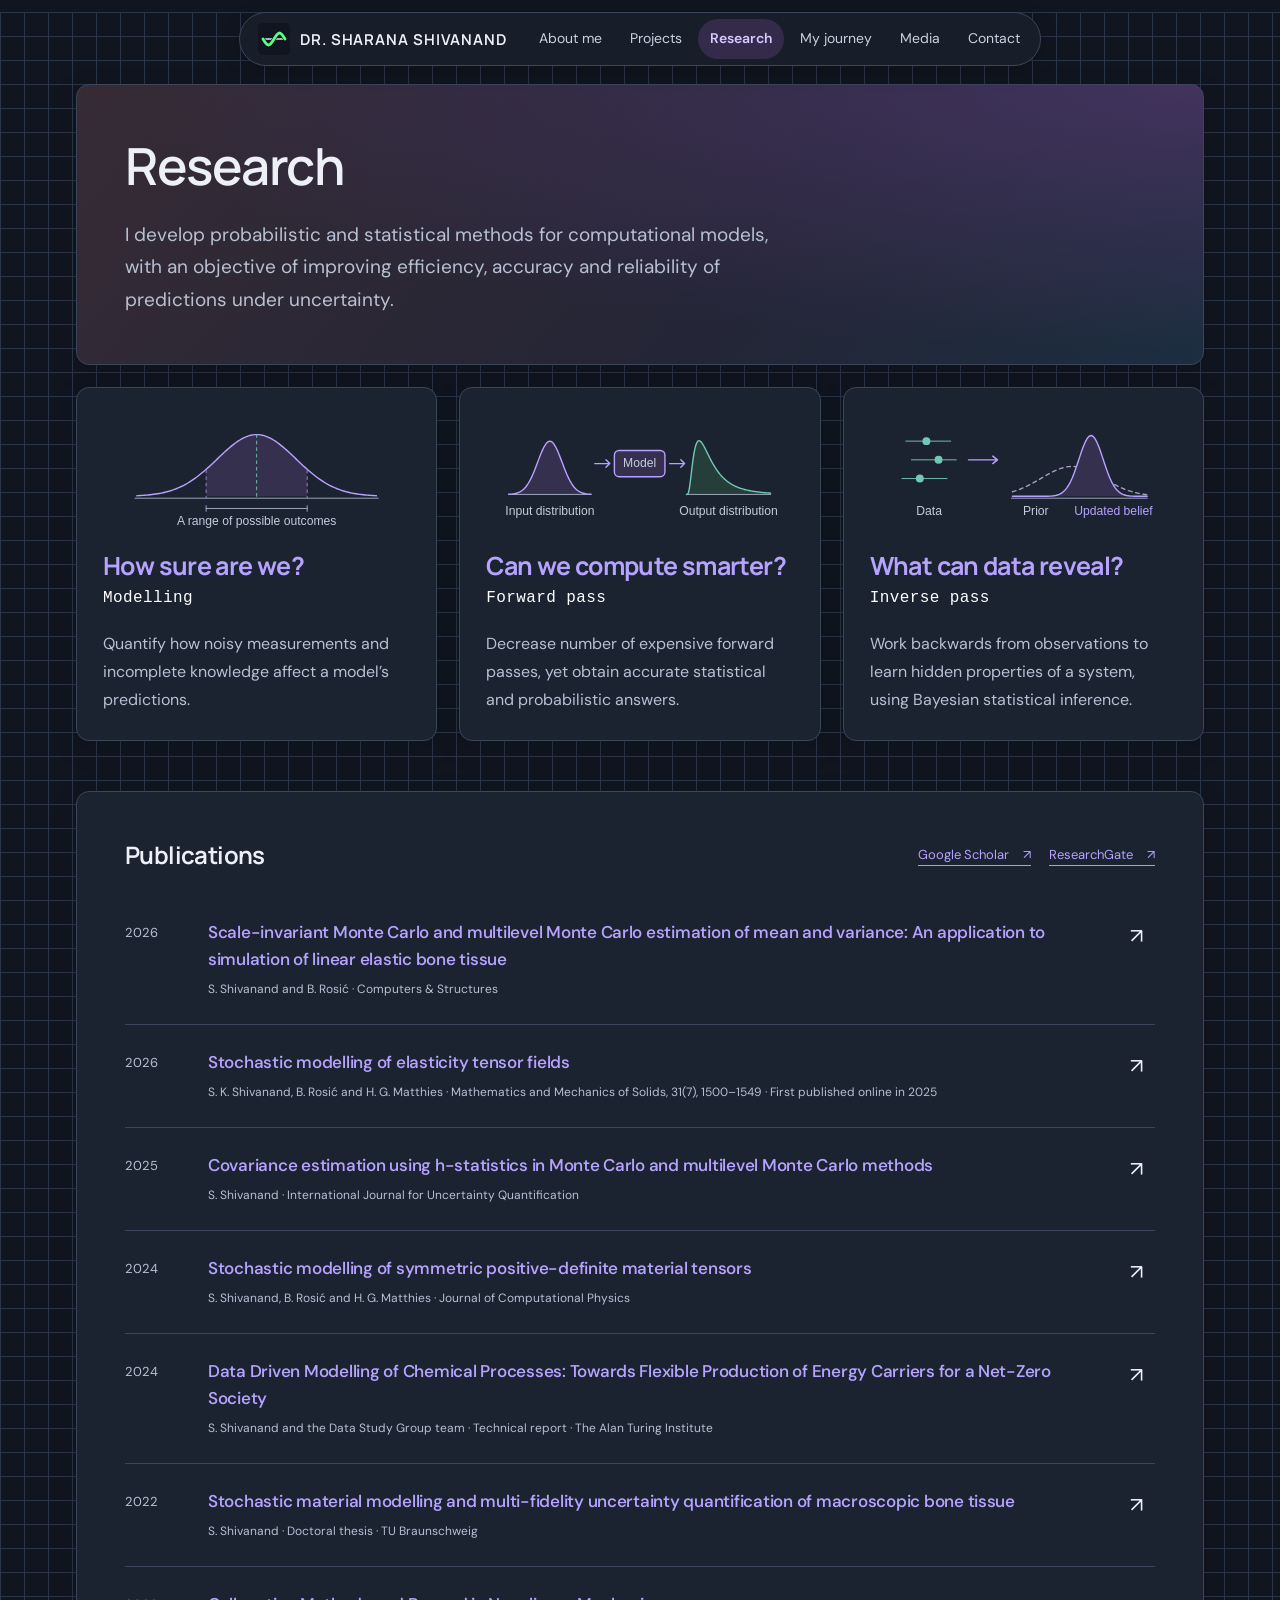
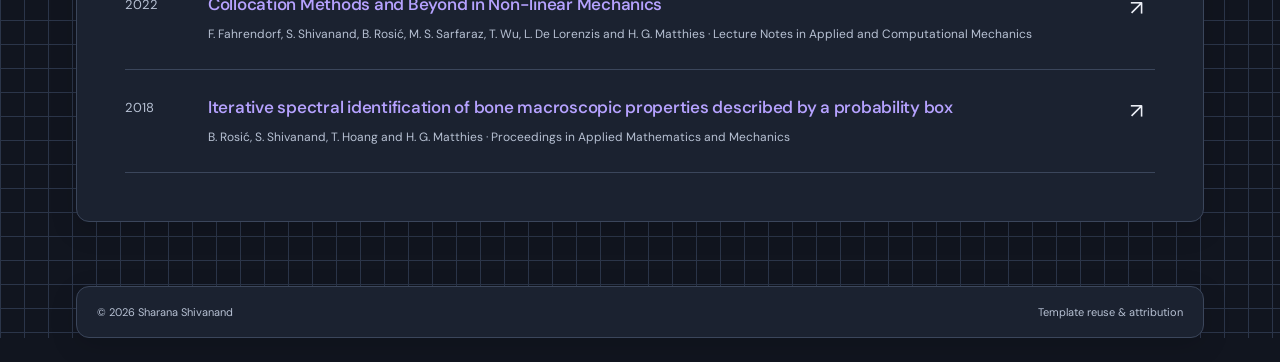
<file: research.html>
<!doctype html>
<html lang="en" data-theme="dark">
<head>
  <meta charset="utf-8">
  <meta name="viewport" content="width=device-width, initial-scale=1">
  <title>Research | Sharana Shivanand</title>
  <meta name="description" content="Plain-language research themes and selected publications in uncertainty quantification, simulation, and Bayesian inference.">
  <meta name="theme-color" content="#11151f">
  <meta property="og:title" content="Research | Sharana Shivanand">
  <meta property="og:description" content="Plain-language research themes and selected publications in uncertainty quantification, simulation, and Bayesian inference.">
  <meta property="og:type" content="website">
  <link rel="icon" href="assets/favicon.svg?v=neon-green" type="image/svg+xml">
  <link rel="preconnect" href="https://fonts.googleapis.com">
  <link rel="preconnect" href="https://fonts.gstatic.com" crossorigin>
  <link rel="stylesheet" href="assets/styles.css">
  <link rel="stylesheet" href="theme.css">
  <link rel="stylesheet" href="dark.css">
  <script src="assets/site.js" defer></script>
  <script data-goatcounter="https://sshivanand.goatcounter.com/count" async src="https://gc.zgo.at/count.js"></script>
  <noscript><style>@media(max-width:760px){.sidebar{position:relative;height:auto;flex-wrap:wrap}.nav{position:static;display:grid;width:100%;margin-top:15px}.main-wrap{margin-top:0}.mobile-toggle{display:none}}.filter-bar,.copy-button{display:none}</style></noscript>
</head>
<body>
  <a class="skip-link" href="#main">Skip to content</a>
  <header class="sidebar">
    <a class="brand" href="./" aria-label="Dr. Sharana Shivanand, home"><img class="brand-logo" src="assets/favicon.svg?v=neon-green" alt="Neon sine-wave logo" aria-hidden="true" width="32" height="32"><span class="brand-name">DR. Sharana Shivanand</span></a>
    <button class="mobile-toggle" aria-controls="main-navigation" aria-expanded="false">Menu <span class="menu-icon" aria-hidden="true">☰</span></button>
    <nav class="nav" id="main-navigation" aria-label="Main navigation"><a href="./"><span class="nav-num">01</span>About me<span class="nav-arrow" aria-hidden="true"></span></a><a href="projects.html"><span class="nav-num">02</span>Projects<span class="nav-arrow" aria-hidden="true"></span></a><a href="research.html" aria-current="page"><span class="nav-num">03</span>Research<span class="nav-arrow" aria-hidden="true">↗</span></a><a href="journey.html"><span class="nav-num">04</span>My journey<span class="nav-arrow" aria-hidden="true"></span></a><a href="media.html"><span class="nav-num">05</span>Media<span class="nav-arrow" aria-hidden="true"></span></a><a href="contact.html"><span class="nav-num">06</span>Contact<span class="nav-arrow" aria-hidden="true"></span></a></nav>
  </header>
  <div class="main-wrap"><div class="page-container">
    <main id="main"><header class="page-intro"><h1 class="code-title">Research</h1><p class="dek">I develop probabilistic and statistical methods for computational models, with an objective of improving efficiency, accuracy and reliability of predictions under uncertainty. </p></header><div class="research-grid"><section class="research-topic"><svg class="research-topic-art" viewBox="0 0 300 124" fill="none" aria-hidden="true"><g stroke-linecap="round" stroke-linejoin="round" stroke-width="1.5"><path d="M96,59.12L98,57.33L100,55.51L102,53.65L104,51.77L106,49.87L108,47.97L110,46.06L112,44.17L114,42.29L116,40.44L118,38.63L120,36.86L122,35.15L124,33.51L126,31.94L128,30.46L130,29.07L132,27.79L134,26.62L136,25.57L138,24.64L140,23.84L142,23.19L144,22.67L146,22.30L148,22.07L150,22.00L152,22.07L154,22.30L156,22.67L158,23.19L160,23.84L162,24.64L164,25.57L166,26.62L168,27.79L170,29.07L172,30.46L174,31.94L176,33.51L178,35.15L180,36.86L182,38.63L184,40.44L186,42.29L188,44.17L190,46.06L192,47.97L194,49.87L196,51.77L198,53.65L200,55.51L202,57.33L204,59.12L204 88H96Z" fill="#e8e1ff"/><path d="M20 90h260" stroke="#777" stroke-width="1"/><path d="M22,87.37L24,87.27L26,87.16L28,87.03L30,86.89L32,86.73L34,86.54L36,86.34L38,86.11L40,85.86L42,85.58L44,85.27L46,84.92L48,84.54L50,84.12L52,83.66L54,83.16L56,82.61L58,82.01L60,81.36L62,80.65L64,79.89L66,79.07L68,78.19L70,77.24L72,76.23L74,75.16L76,74.02L78,72.82L80,71.54L82,70.20L84,68.80L86,67.33L88,65.80L90,64.21L92,62.56L94,60.87L96,59.12L98,57.33L100,55.51L102,53.65L104,51.77L106,49.87L108,47.97L110,46.06L112,44.17L114,42.29L116,40.44L118,38.63L120,36.86L122,35.15L124,33.51L126,31.94L128,30.46L130,29.07L132,27.79L134,26.62L136,25.57L138,24.64L140,23.84L142,23.19L144,22.67L146,22.30L148,22.07L150,22.00L152,22.07L154,22.30L156,22.67L158,23.19L160,23.84L162,24.64L164,25.57L166,26.62L168,27.79L170,29.07L172,30.46L174,31.94L176,33.51L178,35.15L180,36.86L182,38.63L184,40.44L186,42.29L188,44.17L190,46.06L192,47.97L194,49.87L196,51.77L198,53.65L200,55.51L202,57.33L204,59.12L206,60.87L208,62.56L210,64.21L212,65.80L214,67.33L216,68.80L218,70.20L220,71.54L222,72.82L224,74.02L226,75.16L228,76.23L230,77.24L232,78.19L234,79.07L236,79.89L238,80.65L240,81.36L242,82.01L244,82.61L246,83.16L248,83.66L250,84.12L252,84.54L254,84.92L256,85.27L258,85.58L260,85.86L262,86.11L264,86.34L266,86.54L268,86.73L270,86.89L272,87.03L274,87.16L276,87.27L278,87.37" stroke="#5031f5"/><path d="M96 60v30m108-30v30" stroke="#9a87cf" stroke-width="1" stroke-dasharray="3 4"/><path d="M150 22v68" stroke="#238579" stroke-width="1" stroke-dasharray="3 4"/><path d="M96 101h108m-108-3v6m108-6v6" stroke="#777" stroke-width="1"/><text x="150" y="119" text-anchor="middle" fill="#555" font-family="Arial,sans-serif" font-size="13">A range of possible outcomes</text></g></svg><h2>How sure are we?</h2><p class="research-subtitle">Modelling</p><p>Quantify how noisy measurements and incomplete knowledge affect a model’s predictions.</p></section><section class="research-topic"><svg class="research-topic-art" viewBox="0 0 300 124" fill="none" role="img" aria-label="A bell-shaped input distribution passes through a model and becomes a right-skewed output distribution."><g stroke-linecap="round" stroke-linejoin="round" stroke-width="1.5"><path d="M10,85.81L12,85.69L14,85.50L16,85.20L18,84.77L20,84.14L22,83.24L24,82.02L26,80.40L28,78.29L30,75.63L32,72.39L34,68.55L36,64.14L38,59.27L40,54.08L42,48.77L44,43.60L46,38.83L48,34.76L50,31.64L52,29.67L54,29.00L56,29.67L58,31.64L60,34.76L62,38.83L64,43.60L66,48.77L68,54.08L70,59.27L72,64.14L74,68.55L76,72.39L78,75.63L80,78.29L82,80.40L84,82.02L86,83.24L88,84.14L90,84.77L92,85.20L94,85.50L96,85.69L98,85.81L98 86H10Z" fill="#e8e1ff"/><path d="M200,86.00L201,85.94L202,84.60L203,80.26L204,73.24L205,64.92L206,56.53L207,48.90L208,42.44L209,37.32L210,33.50L211,30.88L212,29.29L213,28.58L214,28.59L215,29.17L216,30.21L217,31.58L218,33.21L219,35.03L220,36.96L221,38.96L222,41.00L223,43.04L224,45.07L225,47.05L226,48.99L227,50.87L228,52.68L229,54.42L230,56.09L231,57.68L232,59.19L233,60.63L234,62.00L235,63.30L236,64.53L237,65.69L238,66.79L239,67.83L240,68.81L241,69.74L242,70.62L243,71.44L244,72.22L245,72.95L246,73.65L247,74.30L248,74.92L249,75.50L250,76.05L251,76.56L252,77.05L253,77.51L254,77.95L255,78.36L256,78.75L257,79.11L258,79.46L259,79.78L260,80.09L261,80.38L262,80.66L263,80.92L264,81.17L265,81.40L266,81.62L267,81.83L268,82.03L269,82.22L270,82.40L271,82.56L272,82.72L273,82.88L274,83.02L275,83.16L276,83.29L277,83.41L278,83.52L279,83.64L280,83.74L281,83.84L282,83.94L283,84.03L284,84.11L285,84.19L286,84.27L287,84.35L288,84.42L289,84.48L290,84.55L290 86H200Z" fill="#edf5ee"/><path d="M10 86h88m102 0h90" stroke="#777" stroke-width="1"/><path d="M10,85.81L12,85.69L14,85.50L16,85.20L18,84.77L20,84.14L22,83.24L24,82.02L26,80.40L28,78.29L30,75.63L32,72.39L34,68.55L36,64.14L38,59.27L40,54.08L42,48.77L44,43.60L46,38.83L48,34.76L50,31.64L52,29.67L54,29.00L56,29.67L58,31.64L60,34.76L62,38.83L64,43.60L66,48.77L68,54.08L70,59.27L72,64.14L74,68.55L76,72.39L78,75.63L80,78.29L82,80.40L84,82.02L86,83.24L88,84.14L90,84.77L92,85.20L94,85.50L96,85.69L98,85.81" stroke="#5031f5"/><path d="M200,86.00L201,85.94L202,84.60L203,80.26L204,73.24L205,64.92L206,56.53L207,48.90L208,42.44L209,37.32L210,33.50L211,30.88L212,29.29L213,28.58L214,28.59L215,29.17L216,30.21L217,31.58L218,33.21L219,35.03L220,36.96L221,38.96L222,41.00L223,43.04L224,45.07L225,47.05L226,48.99L227,50.87L228,52.68L229,54.42L230,56.09L231,57.68L232,59.19L233,60.63L234,62.00L235,63.30L236,64.53L237,65.69L238,66.79L239,67.83L240,68.81L241,69.74L242,70.62L243,71.44L244,72.22L245,72.95L246,73.65L247,74.30L248,74.92L249,75.50L250,76.05L251,76.56L252,77.05L253,77.51L254,77.95L255,78.36L256,78.75L257,79.11L258,79.46L259,79.78L260,80.09L261,80.38L262,80.66L263,80.92L264,81.17L265,81.40L266,81.62L267,81.83L268,82.03L269,82.22L270,82.40L271,82.56L272,82.72L273,82.88L274,83.02L275,83.16L276,83.29L277,83.41L278,83.52L279,83.64L280,83.74L281,83.84L282,83.94L283,84.03L284,84.11L285,84.19L286,84.27L287,84.35L288,84.42L289,84.48L290,84.55" stroke="#238579"/><rect x="123" y="39" width="54" height="28" rx="5" fill="#f6f3ff" stroke="#5031f5"/><path d="M102 53h16m-4-4 4 4-4 4M182 53h16m-4-4 4 4-4 4" stroke="#5031f5"/><g font-family="Arial,sans-serif" font-size="13" text-anchor="middle" fill="#555"><text x="150" y="57">Model</text><text x="54" y="108">Input distribution</text><text x="245" y="108">Output distribution</text></g></g></svg><h2>Can we compute smarter?</h2><p class="research-subtitle">Forward pass</p><p>Decrease number of expensive forward passes, yet obtain accurate statistical and probabilistic answers.</p></section><section class="research-topic"><svg class="research-topic-art" viewBox="0 0 300 124" fill="none" aria-hidden="true"><g stroke-linecap="round" stroke-linejoin="round" stroke-width="1.5"><g stroke="#238579"><path d="M24 29h48M30 49h48M20 69h48" stroke-width="1"/><circle cx="46" cy="29" r="3.5" fill="#238579"/><circle cx="59" cy="49" r="3.5" fill="#238579"/><circle cx="39" cy="69" r="3.5" fill="#238579"/></g><path d="M91 49h31m-5-4 5 4-5 4" stroke="#5031f5"/><path d="M137 90h145" stroke="#777" stroke-width="1"/><path d="M138,83.12L140,82.52L142,81.87L144,81.17L146,80.42L148,79.61L150,78.75L152,77.85L154,76.89L156,75.89L158,74.84L160,73.76L162,72.65L164,71.51L166,70.35L168,69.18L170,68.00L172,66.83L174,65.67L176,64.54L178,63.44L180,62.38L182,61.37L184,60.42L186,59.55L188,58.75L190,58.05L192,57.44L194,56.93L196,56.52L198,56.23L200,56.06L202,56.00L204,56.06L206,56.23L208,56.52L210,56.93L212,57.44L214,58.05L216,58.75L218,59.55L220,60.42L222,61.37L224,62.38L226,63.44L228,64.54L230,65.67L232,66.83L234,68.00L236,69.18L238,70.35L240,71.51L242,72.65L244,73.76L246,74.84L248,75.89L250,76.89L252,77.85L254,78.75L256,79.61L258,80.42L260,81.17L262,81.87L264,82.52L266,83.12L268,83.67L270,84.17L272,84.63L274,85.04L276,85.41L278,85.74L280,86.04L282,86.31" stroke="#a69cbd" stroke-dasharray="4 4"/><path d="M138,88.00L140,88.00L142,88.00L144,88.00L146,88.00L148,88.00L150,88.00L152,88.00L154,88.00L156,88.00L158,88.00L160,88.00L162,88.00L164,88.00L166,87.99L168,87.99L170,87.98L172,87.96L174,87.93L176,87.88L178,87.79L180,87.65L182,87.43L184,87.09L186,86.59L188,85.87L190,84.86L192,83.47L194,81.61L196,79.20L198,76.17L200,72.48L202,68.10L204,63.08L206,57.52L208,51.60L210,45.55L212,39.65L214,34.21L216,29.57L218,26.01L220,23.76L222,23.00L224,23.76L226,26.01L228,29.57L230,34.21L232,39.65L234,45.55L236,51.60L238,57.52L240,63.08L242,68.10L244,72.48L246,76.17L248,79.20L250,81.61L252,83.47L254,84.86L256,85.87L258,86.59L260,87.09L262,87.43L264,87.65L266,87.79L268,87.88L270,87.93L272,87.96L274,87.98L276,87.99L278,87.99L280,88.00L282,88.00L282 88H138Z" fill="#eee8ff"/><path d="M138,88.00L140,88.00L142,88.00L144,88.00L146,88.00L148,88.00L150,88.00L152,88.00L154,88.00L156,88.00L158,88.00L160,88.00L162,88.00L164,88.00L166,87.99L168,87.99L170,87.98L172,87.96L174,87.93L176,87.88L178,87.79L180,87.65L182,87.43L184,87.09L186,86.59L188,85.87L190,84.86L192,83.47L194,81.61L196,79.20L198,76.17L200,72.48L202,68.10L204,63.08L206,57.52L208,51.60L210,45.55L212,39.65L214,34.21L216,29.57L218,26.01L220,23.76L222,23.00L224,23.76L226,26.01L228,29.57L230,34.21L232,39.65L234,45.55L236,51.60L238,57.52L240,63.08L242,68.10L244,72.48L246,76.17L248,79.20L250,81.61L252,83.47L254,84.86L256,85.87L258,86.59L260,87.09L262,87.43L264,87.65L266,87.79L268,87.88L270,87.93L272,87.96L274,87.98L276,87.99L278,87.99L280,88.00L282,88.00" stroke="#5031f5"/><g font-family="Arial,sans-serif" font-size="13" text-anchor="middle"><text x="49" y="108" fill="#555">Data</text><text x="163" y="108" fill="#777">Prior</text><text x="246" y="108" fill="#5031f5">Updated belief</text></g></g></svg><h2>What can data reveal?</h2><p class="research-subtitle">Inverse pass</p><p>Work backwards from observations to learn hidden properties of a system, using Bayesian statistical inference.</p></section></div>

<section class="publications">
  <div class="section-top publication-header">
    <h2>Publications</h2>
    <div class="publication-profiles">
      <a target="_blank" rel="noopener noreferrer" class="text-link" href="https://scholar.google.com/citations?user=Ep930eYAAAAJ&amp;hl=en">Google Scholar <span aria-hidden="true">↗</span></a>
      <a target="_blank" rel="noopener noreferrer" class="text-link" href="https://www.researchgate.net/profile/Sharana-Kumar-Shivanand">ResearchGate <span aria-hidden="true">↗</span></a>
    </div>
  </div>
  <article class="publication"><span class="publication-year">2026</span><div><h3><a target="_blank" rel="noopener noreferrer" href="https://doi.org/10.1016/j.compstruc.2025.108054">Scale-invariant Monte Carlo and multilevel Monte Carlo estimation of mean and variance: An application to simulation of linear elastic bone tissue</a></h3><p>S. Shivanand and B. Rosić · Computers &amp; Structures</p></div><span aria-hidden="true">↗</span></article><article class="publication"><span class="publication-year">2026</span><div><h3><a target="_blank" rel="noopener noreferrer" href="https://doi.org/10.1177/10812865251348030">Stochastic modelling of elasticity tensor fields</a></h3><p>S. K. Shivanand, B. Rosić and H. G. Matthies · Mathematics and Mechanics of Solids, 31(7), 1500–1549 · First published online in 2025</p></div><span aria-hidden="true">↗</span></article><article class="publication"><span class="publication-year">2025</span><div><h3><a target="_blank" rel="noopener noreferrer" href="https://doi.org/10.1615/Int.J.UncertaintyQuantification.2024051528">Covariance estimation using h-statistics in Monte Carlo and multilevel Monte Carlo methods</a></h3><p>S. Shivanand · International Journal for Uncertainty Quantification</p></div><span aria-hidden="true">↗</span></article><article class="publication"><span class="publication-year">2024</span><div><h3><a target="_blank" rel="noopener noreferrer" href="https://doi.org/10.1016/j.jcp.2024.112883">Stochastic modelling of symmetric positive-definite material tensors</a></h3><p>S. Shivanand, B. Rosić and H. G. Matthies · Journal of Computational Physics</p></div><span aria-hidden="true">↗</span></article><article class="publication"><span class="publication-year">2024</span><div><h3><a target="_blank" rel="noopener noreferrer" href="https://doi.org/10.5281/zenodo.13847810">Data Driven Modelling of Chemical Processes: Towards Flexible Production of Energy Carriers for a Net-Zero Society</a></h3><p>S. Shivanand and the Data Study Group team · Technical report · The Alan Turing Institute</p></div><span aria-hidden="true">↗</span></article><article class="publication"><span class="publication-year">2022</span><div><h3><a target="_blank" rel="noopener noreferrer" href="https://leopard.tu-braunschweig.de/receive/dbbs_mods_00071795">Stochastic material modelling and multi-fidelity uncertainty quantification of macroscopic bone tissue</a></h3><p>S. Shivanand · Doctoral thesis · TU Braunschweig</p></div><span aria-hidden="true">↗</span></article><article class="publication"><span class="publication-year">2022</span><div><h3><a target="_blank" rel="noopener noreferrer" href="https://doi.org/10.1007/978-3-030-92672-4_16">Collocation Methods and Beyond in Non-linear Mechanics</a></h3><p>F. Fahrendorf, S. Shivanand, B. Rosić, M. S. Sarfaraz, T. Wu, L. De Lorenzis and H. G. Matthies · Lecture Notes in Applied and Computational Mechanics</p></div><span aria-hidden="true">↗</span></article><article class="publication"><span class="publication-year">2018</span><div><h3><a target="_blank" rel="noopener noreferrer" href="https://doi.org/10.1002/pamm.201800404">Iterative spectral identification of bone macroscopic properties described by a probability box</a></h3><p>B. Rosić, S. Shivanand, T. Hoang and H. G. Matthies · Proceedings in Applied Mathematics and Mechanics</p></div><span aria-hidden="true">↗</span></article>
</section>
</main>
    <footer class="site-footer"><span>© 2026 Sharana Shivanand</span><a href="license.html">Template reuse &amp; attribution</a></footer>
  </div></div>
</body>
</html>
</file>
<file: assets/styles.css>
@import url('https://fonts.googleapis.com/css2?family=DM+Sans:wght@400;450;500;550;600;650;700&family=Manrope:wght@400;500;600;650;700&display=swap');

:root {
  --paper: #f7f6f0;
  --sidebar: #252d27;
  --ink: #252a25;
  --muted: #62685f;
  --line: #dcded3;
  --green: #d7edb8;
  --purple: #e3dcf3;
  --peach: #f2cebb;
  --sans: 'DM Sans', Arial, sans-serif;
  --display: 'Manrope', Arial, sans-serif;
}

* { box-sizing: border-box; }
html { scroll-behavior: smooth; }
body { margin: 0; background: var(--paper); color: var(--ink); font: 16px/1.65 var(--sans); }
a { color: inherit; text-underline-offset: 5px; }
button { font: inherit; cursor: pointer; }
a, button { touch-action: manipulation; }
a, button, summary { -webkit-tap-highlight-color: transparent; }
a:focus-visible, button:focus-visible, summary:focus-visible { outline: 3px solid #7870a4; outline-offset: 5px; }
::selection { background: var(--green); color: var(--ink); }
img, svg { max-width: 100%; }
p { margin: 0 0 1.2em; }
h1, h2, h3 { font-family: var(--display); line-height: 1.25; letter-spacing: -.025em; margin: 0; font-weight: 650; }
h2 { font-size: clamp(28px, 3vw, 36px); }
h3 { font-size: 24px; }
small { font-size: 13px; }
.serif { font-family: Georgia, serif; font-weight: 400; }
.skip-link { position: fixed; z-index: 20; top: -80px; left: 20px; padding: 10px 20px; background: var(--green); }
.skip-link:focus { top: 16px; }

/* Centred navigation. The page links stay in this tab. */
.sidebar { background: var(--sidebar); color: #eef0e8; position: fixed; inset: 0 auto 0 0; width: 244px; padding: 48px 24px 32px; display: flex; flex-direction: column; align-items: center; text-align: center; z-index: 10; border-right: 1px solid #374238; }
.brand { display: flex; justify-content: center; text-decoration: none; }
.brand-name { font: 650 23px/1.4 var(--display); letter-spacing: -.025em; }
.nav { display: grid; gap: 8px; width: 100%; margin-top: 64px; }
.nav a { display: flex; align-items: center; justify-content: center; padding: 12px 10px; border-radius: 5px; text-decoration: none; font-size: 14px; color: #cdd3c9; transition: background .2s; }
.nav a:hover { background: #374238; color: #fff; }
.nav a[aria-current=page] { background: var(--green); color: #273222; font-weight: 600; }
.nav-num, .nav-arrow { display: none; }
.sidebar-bottom { margin-top: auto; padding-top: 32px; }
.social-links { display: flex; justify-content: center; gap: 20px; font-size: 12px; }
.social-links a { text-decoration: none; color: #eef0e8; }
.social-links a:hover { text-decoration: underline; }
.mobile-toggle { display: none; }
.main-wrap { margin-left: 244px; min-height: 100vh; }
.page-container { max-width: 1440px; margin: 0 auto; padding: 0 clamp(28px, 4.4vw, 76px); }
main { padding-bottom: 64px; }
.eyebrow { font-size: 11px; letter-spacing: .11em; text-transform: uppercase; font-weight: 600; color: var(--muted); margin-bottom: 22px; display: flex; align-items: center; gap: 10px; }
.eyebrow:before { content: ''; width: 22px; height: 1px; background: currentColor; }

/* An upright portrait, cropped in the browser without altering the supplied photo. */
.hero { display: grid; grid-template-columns: 1.2fr 1fr; gap: 45px; align-items: center; padding: 76px 0 60px; min-height: 500px; }
.hero h1 { font-size: clamp(36px, 4.2vw, 62px); line-height: 1.2; letter-spacing: -.035em; }
.hero-lead { font-size: 19px; line-height: 1.8; max-width: 485px; margin: 27px 0 30px; color: #51594e; }
.hero-lead strong { color: var(--ink); font-weight: 550; }
.portrait-frame { margin: 0; width: 100%; max-width: 330px; aspect-ratio: 1; justify-self: center; overflow: hidden; border-radius: 50%; background: #e6e1d9; border: 1px solid #deded4; }
.portrait-frame img { width: 100%; height: 100%; object-fit: cover; object-position: 50% 50%; display: block; transform: scale(2.5); transform-origin: 54% 25%; }
.button-row { display: flex; gap: 12px; align-items: center; flex-wrap: wrap; }
.button { display: inline-flex; align-items: center; justify-content: center; gap: 22px; background: var(--ink); color: #fff; padding: 12px 20px; border: 1px solid var(--ink); border-radius: 5px; text-decoration: none; font-size: 13px; font-weight: 500; transition: background .18s; }
.button:hover { background: #3b4935; }
.button.secondary { color: var(--ink); background: transparent; border-color: #c8ccbf; }
.button.secondary:hover { background: #eceee5; }
.section-top { display: flex; justify-content: space-between; align-items: center; gap: 24px; margin-bottom: 25px; }
.section-top h2 { font-size: 24px; }
.text-link { text-decoration: none; border-bottom: 1px solid #a8ad9f; font-size: 13px; display: inline-flex; gap: 14px; align-items: center; }
.text-link:hover { border-color: var(--ink); }
.intro-block { border-top: 1px solid var(--line); padding-top: 35px; }
.intro-layout { display: grid; grid-template-columns: .9fr 1.5fr; gap: 70px; }
.intro-layout h2 { font-size: 30px; max-width: 290px; }
.intro-layout p { color: var(--muted); font-size: 16px; }
.capability-list { display: flex; gap: 8px; flex-wrap: wrap; margin-top: 20px; }
.pill { padding: 5px 12px; background: #edefe6; border: 1px solid #dadfd0; border-radius: 30px; font-size: 11px; white-space: nowrap; }
.selected-work { margin-top: 56px; }
.work-grid { display: grid; grid-template-columns: 1fr 1fr; gap: 20px; }
.work-card { display: block; text-decoration: none; background: #eeeee5; border: 1px solid var(--line); border-radius: 8px; overflow: hidden; transition: border-color .2s; }
.work-card:hover { border-color: #8e9a7d; }
.work-art { height: 180px; position: relative; overflow: hidden; display: grid; place-items: center; }
.work-art svg { width: 100%; height: 100%; }
.work-art.green { background: #e4eccf; }
.work-art.purple { background: #e6e1ef; }
.art-label { position: absolute; top: 16px; left: 18px; font-size: 10px; font-weight: 600; letter-spacing: .1em; text-transform: uppercase; }
.work-body { padding: 23px 25px; background: #fbfbf6; }
.work-heading { display: flex; gap: 12px; align-items: start; justify-content: space-between; }
.work-heading h3 { font-size: 21px; letter-spacing: -.02em; }
.work-heading .arrow { font-size: 23px; line-height: 1; }
.work-body p { font-size: 14px; color: var(--muted); margin: 12px 0 0; }
.work-type { font-size: 10px; letter-spacing: .1em; text-transform: uppercase; color: var(--muted); margin-bottom: 11px; }

/* Original institutional artwork is displayed in full, without cropping. */
.credibility { padding-top: 30px; margin-top: 40px; border-top: 1px solid var(--line); }
.credibility h2 { font: 500 13px var(--sans); letter-spacing: .025em; color: var(--muted); margin-bottom: 25px; }
.institution-list { display: grid; grid-template-columns: repeat(4, minmax(0, 1fr)); gap: 22px; }
.institution { display: flex; align-items: center; justify-content: center; min-height: 84px; padding: 13px; border: 1px solid #e3e3db; background: #fff; border-radius: 5px; }
.institution img { width: 100%; max-height: 58px; object-fit: contain; }
.site-footer { padding: 24px 0 28px; display: flex; justify-content: space-between; gap: 18px; border-top: 1px solid var(--line); color: var(--muted); font-size: 11px; }
.site-footer a { text-decoration: none; }
.page-intro { padding: 65px 0 35px; max-width: 850px; }
.page-intro h1 { font-size: clamp(36px, 4vw, 56px); margin-bottom: 22px; }
.page-intro .dek { font-size: 19px; color: var(--muted); max-width: 650px; line-height: 1.7; }

.filter-bar { display: flex; flex-wrap: wrap; gap: 8px; align-items: center; border-top: 1px solid var(--line); padding: 24px 0 30px; }
.filter-button { padding: 8px 17px; border: 1px solid #cdd2c4; border-radius: 30px; background: transparent; font-size: 12px; color: var(--ink); }
.filter-button:hover { background: #ebeee3; }
.filter-button[aria-pressed=true] { background: var(--ink); color: #fff; border-color: var(--ink); }
.filter-count { font-size: 12px; color: var(--muted); margin-left: auto; }
.project-list { display: grid; gap: 28px; }
.project { border: 1px solid var(--line); border-radius: 8px; overflow: hidden; background: #fbfbf6; scroll-margin-top: 25px; }
.project[hidden] { display: none; }
.project-banner { padding: 24px 30px; background: var(--green); display: flex; align-items: center; justify-content: space-between; gap: 20px; }
.project:nth-child(2) .project-banner { background: var(--purple); }
.project:nth-child(3) .project-banner { background: var(--peach); }
.project:nth-child(4) .project-banner { background: #e5e8dd; }
.project-number { font: 400 38px var(--display); opacity: .55; }
.project-banner .eyebrow { margin-bottom: 10px; font-size: 10px; }
.project-banner h2 { font-size: 28px; }
.project-content { padding: 28px 30px; }
.project-summary { font-size: 17px; max-width: 720px; }
.project-facts { display: grid; grid-template-columns: 1fr 1fr; gap: 30px; margin-top: 25px; }
.fact-label { font-size: 10px; text-transform: uppercase; letter-spacing: .12em; font-weight: 700; margin-bottom: 8px; color: var(--muted); }
.project-facts p { font-size: 14px; color: var(--muted); }
.project-content .capability-list { margin-top: 8px; }
.project details { border-top: 1px solid var(--line); margin-top: 24px; padding-top: 17px; }
.project summary { font-size: 13px; cursor: pointer; font-weight: 550; list-style-position: inside; }
.project details .detail-text { font-size: 14px; color: var(--muted); padding: 18px 0 0; max-width: 760px; }
.detail-text p:last-child { margin-bottom: 0; }
.project-note { font-size: 12px; color: var(--muted); margin-top: 18px; margin-bottom: 0; }
.research-grid { display: grid; grid-template-columns: repeat(3, 1fr); gap: 18px; margin: 14px 0 50px; }
.research-topic { border-top: 3px solid #b5ca94; padding: 23px 18px; background: #eff1e8; border-radius: 0 0 7px 7px; }
.research-topic:nth-child(2) { border-color: #b8a7d1; background: #efecf4; }
.research-topic:nth-child(3) { border-color: #d5a88c; background: #f4ebe4; }
.research-topic .topic-icon { font: 400 30px var(--display); margin-bottom: 24px; }
.research-topic h2 { font-size: 21px; letter-spacing: -.02em; margin-bottom: 12px; }
.research-topic p { font-size: 14px; color: var(--muted); margin: 0; }
.publications { border-top: 1px solid var(--line); padding-top: 30px; }
.publication { padding: 24px 0; display: grid; grid-template-columns: 65px 1fr 25px; gap: 18px; border-bottom: 1px solid var(--line); }
.publication-year { font-size: 13px; color: var(--muted); padding-top: 3px; }
.publication h3 { font: 550 17px/1.6 var(--sans); letter-spacing: -.015em; }
.publication h3 a { text-decoration: none; }
.publication h3 a:hover { text-decoration: underline; }
.publication p { font-size: 12px; color: var(--muted); margin: 7px 0 0; }
.publication>span:last-child { font-size: 21px; }
.callout { background: var(--green); border-radius: 8px; padding: 29px 32px; margin-top: 40px; display: flex; justify-content: space-between; align-items: center; gap: 25px; }
.callout h2 { font-size: 26px; }
.callout p { font-size: 14px; margin: 10px 0 0; color: #505d43; }
.journey-layout { display: grid; grid-template-columns: 1.6fr 1fr; gap: 54px; }
.timeline { position: relative; margin-left: 6px; padding-left: 28px; border-left: 1px solid #c8cebc; }
.timeline-item { position: relative; padding: 0 0 34px; }
.timeline-item:before { content: ''; position: absolute; left: -34px; top: 7px; background: var(--paper); border: 2px solid #84986b; border-radius: 50%; height: 9px; width: 9px; }
.timeline-time { font-size: 10px; letter-spacing: .07em; color: var(--muted); text-transform: uppercase; margin-bottom: 8px; }
.timeline-item h2 { font-size: 21px; margin-bottom: 7px; }
.timeline-role { font-size: 13px; font-weight: 550; margin-bottom: 12px; }
.timeline-item p { color: var(--muted); font-size: 14px; margin: 0; }
.side-note { background: #e9e4f0; padding: 28px; border-radius: 7px; margin-bottom: 22px; }
.side-note h2 { font-size: 23px; margin-bottom: 18px; }
.side-note h3 { font: 600 14px var(--sans); letter-spacing: 0; margin-bottom: 3px; }
.side-note p { font-size: 13px; color: var(--muted); line-height: 1.7; }
.side-note p:last-child { margin-bottom: 0; }
.side-note.green { background: #e8eddd; }
.side-note.peach { background: #f1e5db; }
.contact-layout { display: grid; grid-template-columns: 1.5fr 1fr; gap: 42px; align-items: start; }
.contact-card { background: var(--green); border-radius: 8px; padding: 36px; }
.contact-card h2 { font-size: 30px; margin: 8px 0 20px; }
.contact-email { font-size: clamp(15px, 1.6vw, 23px); font-weight: 500; text-decoration: none; border-bottom: 1px solid #82946e; overflow-wrap: anywhere; }
.contact-card>p { font-size: 15px; color: #526044; }
.contact-card .button-row { margin-top: 30px; }
.contact-links { margin-top: 28px; display: grid; }
.contact-link { padding: 16px 0; border-bottom: 1px solid var(--line); display: flex; justify-content: space-between; align-items: center; text-decoration: none; font-size: 14px; }
.contact-link:first-child { border-top: 1px solid var(--line); }
.contact-link small { color: var(--muted); }
.contact-aside h2 { font-size: 23px; margin-bottom: 18px; }
.contact-aside p { font-size: 14px; color: var(--muted); }
.contact-aside { padding-top: 4px; }
.interest-list { list-style: none; padding: 0; margin: 22px 0 30px; }
.interest-list li { padding: 11px 0; border-bottom: 1px solid var(--line); font-size: 14px; }
.interest-list li:before { content: '↗'; margin-right: 12px; color: #778669; }
.copy-status { min-height: 24px; display: block; font-size: 12px; margin-top: 14px; color: #3d5030; }

@media (max-width: 1200px) {
  .sidebar { width: 215px; padding: 40px 20px 28px; }
  .main-wrap { margin-left: 215px; }
  .page-container { padding: 0 35px; }
  .hero { gap: 30px; padding: 60px 0 48px; min-height: 460px; }
  .hero h1 { font-size: 44px; }
  .hero-lead { font-size: 17px; }
  .portrait-frame { max-width: 285px; }
  .intro-layout { gap: 30px; }
  .institution-list { gap: 14px; }
  .institution { padding: 10px; }
  .research-grid { gap: 12px; }
  .research-topic { padding: 20px 15px; }
  .journey-layout { gap: 30px; }
  .contact-layout { gap: 25px; }
  .contact-card { padding: 27px; }
}

@media (max-width: 1000px) and (min-width: 761px) {
  .hero { grid-template-columns: 1fr; gap: 35px; }
  .hero h1 { font-size: 48px; }
  .hero-lead { max-width: 560px; }
  .portrait-frame { justify-self: start; max-width: 290px; }
  .intro-layout { grid-template-columns: 1fr; gap: 20px; }
  .intro-layout h2 { max-width: 100%; }
  .institution-list { grid-template-columns: repeat(2, minmax(0, 1fr)); }
  .research-grid { grid-template-columns: 1fr; }
  .research-topic { display: grid; grid-template-columns: 30px 1fr; column-gap: 20px; }
  .research-topic p { grid-column: 2; }
  .research-topic .topic-icon { grid-row: 1/3; margin: 0; }
  .journey-layout, .contact-layout { grid-template-columns: 1fr; }
  .journey-aside { display: grid; grid-template-columns: 1fr 1fr; gap: 20px; }
  .contact-aside { margin-top: 12px; }
}

@media (max-width: 760px) {
  .sidebar { width: 100%; height: 88px; bottom: auto; padding: 14px 23px; flex-direction: row; justify-content: space-between; text-align: left; }
  .brand-name { font-size: 18px; line-height: 1.4; }
  .mobile-toggle { display: flex; gap: 10px; align-items: center; background: transparent; border: 1px solid #677060; color: #eef0e8; padding: 7px 12px; border-radius: 5px; font-size: 12px; }
  .menu-icon { font-size: 17px; line-height: 1; }
  .sidebar-bottom { display: none; }
  .nav { position: absolute; left: 0; right: 0; top: 88px; background: var(--sidebar); padding: 8px 18px 20px; margin-top: 0; display: none; border-top: 1px solid #495044; box-shadow: 0 12px 18px #252d2710; }
  .sidebar.menu-open .nav { display: grid; }
  .main-wrap { margin: 88px 0 0; }
  .page-container { padding: 0 23px; }
  .hero { display: flex; flex-direction: column; align-items: stretch; gap: 32px; padding: 40px 0; min-height: 0; }
  .hero h1 { font-size: clamp(32px, 7.8vw, 45px); }
  .eyebrow { font-size: 10px; margin-bottom: 18px; }
  .hero-lead { font-size: 17px; max-width: 100%; margin-top: 22px; margin-bottom: 24px; }
  .portrait-frame { max-width: 320px; width: 100%; align-self: center; }
  .intro-layout { grid-template-columns: 1fr; gap: 18px; }
  .intro-layout h2 { max-width: none; font-size: 28px; }
  .intro-layout p { font-size: 15px; }
  .intro-block { padding-top: 28px; }
  .selected-work { margin-top: 39px; }
  .section-top { gap: 14px; align-items: baseline; }
  .section-top h2 { font-size: 22px; }
  .section-top .text-link { font-size: 11px; gap: 8px; white-space: nowrap; }
  .work-grid { grid-template-columns: 1fr; }
  .work-art { height: 180px; }
  .work-body { padding: 22px; }
  .institution-list { grid-template-columns: repeat(2, minmax(0, 1fr)); gap: 12px; }
  .institution { min-height: 80px; padding: 12px; }
  .institution img { max-height: 55px; }
  .site-footer { font-size: 10px; flex-wrap: wrap; }
  .page-intro { padding: 38px 0 25px; }
  .page-intro h1 { font-size: 36px; }
  .page-intro .dek { font-size: 17px; }
  .project-banner, .project-content { padding: 23px; }
  .project-banner h2 { font-size: 24px; }
  .project-number { font-size: 30px; }
  .project-facts { grid-template-columns: 1fr; gap: 12px; margin-top: 23px; }
  .project-summary { font-size: 16px; }
  .filter-bar { gap: 7px; padding: 20px 0 25px; }
  .filter-button { padding: 7px 12px; font-size: 11px; }
  .filter-count { width: 100%; margin-top: 8px; }
  .research-grid { grid-template-columns: 1fr; gap: 15px; margin-bottom: 35px; }
  .research-topic { padding: 22px; }
  .research-topic .topic-icon { margin-bottom: 15px; }
  .publication { grid-template-columns: 40px 1fr 16px; gap: 10px; }
  .publication h3 { font-size: 15px; }
  .publication-year { font-size: 11px; }
  .callout { flex-direction: column; align-items: start; padding: 25px; }
  .callout h2 { font-size: 24px; }
  .journey-layout, .contact-layout { grid-template-columns: 1fr; gap: 25px; }
  .timeline { padding-left: 24px; }
  .timeline-item:before { left: -30px; }
  .contact-card { padding: 26px; }
  .contact-card h2 { font-size: 28px; }
  .contact-email { font-size: 17px; }
  .contact-aside { padding-top: 12px; }
  main { padding-bottom: 40px; }
}

@media (prefers-reduced-motion: reduce) {
  html { scroll-behavior: auto; }
  *, *:before, *:after { animation: none !important; transition: none !important; }
}

@media print {
  .sidebar, .mobile-toggle, .filter-bar, .site-footer, .copy-button { display: none; }
  .main-wrap { margin: 0; }
  .page-container { padding: 0; }
  body { background: #fff; color: #000; }
  .hero { min-height: 0; padding: 20px 0; }
  .project, .work-card, .timeline-item { break-inside: avoid; }
  .project[hidden] { display: block; }
  .portrait-frame { max-width: 260px; }
  .page-intro { padding-top: 15px; }
  a { text-decoration: none; }
}
</file>
<file: theme.css>
:root {
  --portrait-zoom: 1.5;
  --portrait-width: 300px;
  --paper: #fff;
  --ink: #161616;
  --muted: #555;
  --line: #dedede;
  --green: #f2f2f2;
  --purple: #f2f2f2;
  --peach: #f2f2f2;
  --accent: #5031f5;
  --page-gutter: clamp(24px, 6vw, 76px);
}

::selection { background: #e4e4e4; }
a:focus-visible, button:focus-visible, summary:focus-visible { outline-color: #161616; }
.sidebar {
  position: sticky;
  inset: 0 auto auto;
  width: auto;
  max-width: 1440px;
  min-height: 94px;
  margin-inline: auto;
  padding: 0 var(--page-gutter);
  flex-direction: row;
  justify-content: space-between;
  gap: 20px;
  color: var(--ink);
  background: var(--paper);
  border: 0;
}
.sidebar::after {
  content: '';
  position: absolute;
  inset: auto var(--page-gutter) 0;
  border-bottom: 1px solid var(--line);
  pointer-events: none;
}
.brand-name { font-size: 15px; text-transform: uppercase; letter-spacing: .06em; }
.brand { align-items: center; gap: 10px; }
.brand-logo { display: block; flex: none; }
.nav { display: flex; justify-content: flex-end; width: auto; margin: 0; gap: clamp(8px, 2vw, 25px); }
.nav a { color: var(--muted); padding-inline: 6px; }
.nav a:hover { background: #f2f2f2; color: var(--ink); }
.nav a[aria-current=page] { background: transparent; color: var(--accent); }
.main-wrap { margin: 0; }
.page-container { padding-inline: var(--page-gutter); }

.hero {
  display: grid;
  grid-template-columns: minmax(0, 1.75fr) minmax(0, 1fr);
  min-height: 530px;
  padding: 64px 0;
  gap: clamp(30px, 6vw, 88px);
}
.hero h1 { font-size: clamp(43px, 6vw, 77px); }
.page-intro h1 { font-family: var(--display); font-weight: 600; }
.hero .code-greeting,
.research-topic .research-subtitle {
  font-family: ui-monospace, 'SFMono-Regular', Menlo, Consolas, 'Liberation Mono', monospace;
  font-weight: 500;
  letter-spacing: -.045em;
}
.hero .code-greeting { font-size: .83em; }
@media (prefers-reduced-motion: no-preference) {
  .greeting-character {
    animation: reveal-greeting-character 1ms steps(1, end) var(--typing-delay) both;
  }
}
@keyframes reveal-greeting-character {
  from { opacity: 0; }
  to { opacity: 1; }
}
.eyebrow::before { display: none; }
.hero .eyebrow { color: var(--accent); }
.hero-lead { max-width: 620px; color: var(--muted); font-size: clamp(18px, 1.8vw, 23px); }
.hero-lead strong { color: var(--accent); font-weight: 650; }
.hero-personal { max-width: 580px; color: var(--muted); font-size: 16px; line-height: 1.7; margin-top: 16px; }
.portrait-frame {
  justify-self: center;
  max-width: var(--portrait-width);
  aspect-ratio: 265 / 286;
  background: #eee;
  border: 0;
  border-radius: 0;
  clip-path: polygon(0 11%, 12% 0, 100% 0, 100% 89%, 88% 100%, 0 100%);
}
.portrait-frame img {
  object-position: 50% 37%;
  filter: brightness(1.12) contrast(1.03) saturate(1.04);
  transform: scale(var(--portrait-zoom));
  transform-origin: 50% 37%;
}
.hero + .intro-block { padding-top: 32px; }
.serif { font-family: inherit; font-weight: inherit; }
.title-second {
  font-family: Georgia, 'Times New Roman', serif;
  font-style: italic;
  font-weight: 400;
  letter-spacing: -.035em;
}

.button:hover, .filter-button[aria-pressed=true] { background: #333; border-color: #333; }
.button.secondary, .filter-button, .contact-email, .text-link { border-color: #aaa; }
.button.secondary:hover, .filter-button:hover { background: #f2f2f2; }
.pill, .work-card,
.project:nth-child(4) .project-banner, .side-note, .side-note.green, .side-note.peach,
.research-topic, .research-topic:nth-child(2), .research-topic:nth-child(3) { background: #f2f2f2; }
.pill, .institution, .timeline { border-color: var(--line); }
.work-body, .project { background: #fff; }
.work-card:hover, .timeline-item::before,
.research-topic, .research-topic:nth-child(2), .research-topic:nth-child(3) { border-color: #999; }
.brand-mark { filter: grayscale(1); }
.callout p, .contact-card > p, .copy-status, .interest-list li::before { color: var(--muted); }

@media (max-width: 760px) {
  .sidebar { min-height: 70px; height: auto; padding-block: 14px; }
  .brand-name { font-size: 13px; }
  .mobile-toggle { color: var(--ink); border-color: #aaa; }
  .nav { display: none; top: 100%; background: #fff; padding: 8px 20px 16px; border-color: var(--line); box-shadow: 0 8px 16px #0001; }
  .hero { grid-template-columns: 1fr; min-height: 0; padding: 44px 0; gap: 32px; }
  .hero h1 { font-size: clamp(36px, 8vw, 55px); }
}

/* Violet-blue marks navigation, key labels and links. */
.page-intro .eyebrow,
.project-banner h2,
.fact-label,
.publication h3 a,
.timeline-role,
.contact-email,
.contact-link,
.text-link { color: var(--accent); }
.filter-button[aria-pressed=true] {
  color: var(--accent);
  background: #fff;
  border-color: #555;
  font-weight: 650;
}

.project-visual {
  margin: 0;
  padding: 24px clamp(16px, 4vw, 48px);
  border-block: 1px solid var(--line);
  background: #fafafa;
}
.project-visual svg {
  display: block;
  width: min(100%, 500px);
  height: auto;
  margin: 0 auto 16px;
}
.project-visual figcaption {
  margin-bottom: 12px;
  color: var(--muted);
  font-size: 13px;
}
.project-flow {
  list-style: none;
  display: flex;
  flex-wrap: wrap;
  align-items: baseline;
  gap: 8px 0;
  padding: 0;
  margin: 0;
}
.project-flow li {
  display: flex;
  align-items: baseline;
  color: var(--ink);
  font-size: 14px;
}
.project-flow li:last-child { font-weight: 650; }
.project-flow li + li::before {
  content: '→' / '';
  margin-inline: 12px;
  color: var(--muted);
}
@media (max-width: 620px) {
  .project-flow { flex-direction: column; gap: 4px; }
  .project-flow li + li { flex-direction: column; }
  .project-flow li + li::before { content: '↓' / ''; margin-inline: 0; }
}

@media (min-width: 761px) {
  .project-visual:has(svg) {
    display: grid;
    grid-template-columns: minmax(0, 1.2fr) minmax(0, 1fr);
    grid-template-rows: auto 1fr;
    column-gap: 32px;
    align-items: start;
  }
  .project-visual:has(svg) figcaption { grid-area: 1 / 1; align-self: end; }
  .project-visual:has(svg) .project-flow { grid-area: 2 / 1; }
  .project-visual svg { grid-area: 1 / 2 / 3 / 3; align-self: center; margin: 0 auto; }
}
@media (max-width: 760px) {
  .project-visual svg { margin: 20px auto 0; }
}

/* White page surfaces, including panels inherited from the colour edition. */
:root {
  --paper: #fff;
  --green: #fff;
  --purple: #fff;
  --peach: #fff;
}
html, body, .sidebar, .nav,
.project-banner, .project:nth-child(n) .project-banner,
.side-note, .side-note.green, .side-note.peach,
.research-topic, .research-topic:nth-child(n),
.project-visual, .pill, .work-card, .contact-card, .callout {
  background-color: #fff;
}
.side-note, .contact-card, .callout { border: 1px solid var(--line); }
.callout { padding: 16px 24px; align-items: center; }
.callout h2 { margin: 0; line-height: 1.3; }
.callout p:empty { display: none; }

/* Project deck and detail dialog. */
.project-list {
  grid-template-columns: repeat(3, minmax(0, 1fr));
  gap: 20px;
}
.project-list > .project { overflow: visible; }
.project-preview {
  display: flex;
  flex-direction: column;
  align-items: stretch;
  gap: 10px;
  width: 100%;
  height: 100%;
  padding: 16px;
  border: 0;
  border-radius: inherit;
  background: #fff;
  color: var(--ink);
  text-align: left;
}
.project-preview:hover { background: #f7f7f7; }
.project-preview-art {
  display: grid;
  place-items: center;
  height: 110px;
  padding: 8px;
  border-radius: 5px;
  background: #f6f6f6;
}
.project-preview-art svg { width: 100%; height: 100%; }
.project-preview-title { font: 700 19px/1.3 var(--display); }
.project-card-footer { display: flex; justify-content: space-between; align-items: center; gap: 12px; margin-top: auto; padding-top: 4px; }
.project-card-footer .project-preview-action { margin-top: 0; padding-top: 0; }
.project-status { display: inline-flex; align-items: center; gap: 6px; margin-left: auto; color: #56ff83; font: 600 12px/1.4 var(--display); letter-spacing: .06em; white-space: nowrap; }
.project-status-dot { width: 7px; height: 7px; flex: 0 0 7px; border-radius: 50%; background: currentColor; }
.project-preview-summary { color: var(--muted); font-size: 14px; }
.project-preview-action { margin-top: auto; padding-top: 4px; color: var(--accent); font-size: 13px; font-weight: 650; }
.project-dialog {
  width: min(760px, calc(100% - 32px));
  max-height: 85vh;
  padding: 0;
  border: 1px solid var(--line);
  border-radius: 10px;
  color: var(--ink);
  background: #fff;
}
.project-dialog::backdrop { background: #0007; }
.project-dialog-controls {
  position: sticky;
  top: 0;
  z-index: 1;
  display: flex;
  justify-content: flex-end;
  padding: 8px 12px;
  background: #fff;
  border-bottom: 1px solid var(--line);
}
.project-dialog-controls button {
  padding: 4px 12px;
  border: 1px solid #aaa;
  border-radius: 5px;
  background: #fff;
  color: var(--ink);
}
body:has(.project-dialog[open]) { overflow: hidden; }
@media (max-width: 920px) {
  .project-list { grid-template-columns: repeat(2, minmax(0, 1fr)); }
}
@media (max-width: 560px) {
  .project-list { grid-template-columns: 1fr; }
}

/* Continuous blueprint grid with solid surfaces for reading. */
:root {
  --line: #c3d2f3;
  --panel: #fcfcfe;
  --mesh-line: #cbd6e9;
}
body {
  /* Opaque lines keep the grid legible on lower-contrast displays. */
  background-color: #fff;
  background-image:
    linear-gradient(var(--mesh-line) 1px, transparent 1px),
    linear-gradient(90deg, var(--mesh-line) 1px, transparent 1px);
  background-size: 24px 24px;
}
.page-container { max-width: 1300px; }
.sidebar {
  width: fit-content;
  top: 12px;
  min-height: 54px;
  margin: 12px auto 18px;
  padding: 5px 8px 5px 18px;
  border: 1px solid var(--line);
  border-radius: 28px;
  background: #fff;
  box-shadow: 0 3px 16px #20335b0e;
}
.sidebar::after { content: none; }
.nav { gap: 4px; background: transparent; flex-wrap: wrap; min-width: 0; }
.nav a { padding: 8px 12px; border-radius: 20px; }
.nav a[aria-current=page] { background: #edf3ff; }
.hero, .page-intro, .intro-block, .credibility, .filter-bar,
.research-topic, .publications, .timeline, .side-note,
.contact-card, .contact-links, .site-footer {
  border: 1px solid var(--line);
  border-radius: 13px;
  background-color: var(--panel);
}
.hero, .page-intro, .intro-block, .credibility,
.publications, .timeline, .contact-links {
  padding: clamp(20px, 4vw, 48px);
}
.hero,
.page-intro {
  background-image:
    radial-gradient(ellipse at top right, #eeeaff, transparent 68%),
    linear-gradient(130deg, #fff2e8, #fdf7fa 60%, #eef4ff);
}
.hero { min-height: 0; }
.hero + .intro-block, .credibility { margin-top: 22px; }
.page-intro { max-width: none; margin-bottom: 22px; }
.page-intro .dek { margin-bottom: 0; }
.filter-bar { padding: 12px 18px; margin-bottom: 18px; }
.project-list > .project { border-color: var(--line); border-radius: 13px; }
.project-preview { padding: 18px; }
.project-preview:hover { background: #f7f9ff; }
.project-preview-art {
  height: 142px;
  background: #fafafa url('paper-texture.svg') repeat;
}
.project-preview-art svg { min-height: 0; }
.project-preview-title { font-weight: 650; }
.media-documentary { padding: clamp(22px, 3.5vw, 36px); border: 1px solid var(--line); border-radius: 13px; background: var(--panel); }
.media-series-intro { max-width: 76ch; margin-bottom: 28px; }
.media-series-intro .media-series-credit { margin: 0 0 10px; color: var(--accent); font-size: 14px; font-weight: 550; }
.media-series-intro h2 { margin: 0 0 16px; color: var(--ink); font-size: clamp(23px, 2.8vw, 30px); line-height: 1.3; }
.media-series-intro p { margin: 12px 0 0; color: var(--muted); font-size: 16px; line-height: 1.75; }
.media-grid { display: grid; grid-template-columns: repeat(3, minmax(0, 1fr)); gap: 22px; }
.media-episode { display: block; min-width: 0; overflow: hidden; border: 1px solid var(--line); border-radius: 10px; background: var(--paper); color: var(--ink); text-decoration: none; transition: border-color .18s, transform .18s; }
.media-episode:hover { border-color: var(--accent); transform: translateY(-3px); }
.media-thumbnail { position: relative; aspect-ratio: 16 / 9; overflow: hidden; }
.media-thumbnail img { display: block; width: 100%; height: 100%; object-fit: cover; }
.media-play { position: absolute; inset: 0; display: grid; place-items: center; background: #0000000d; }
.media-play svg { width: 52px; height: 39px; filter: drop-shadow(0 2px 6px #0004); }
.media-episode-caption { display: flex; align-items: center; justify-content: space-between; flex-wrap: wrap; gap: 5px 12px; padding: 17px 18px; }
.media-episode-caption h3 { margin: 0; font-size: 20px; font-weight: 650; line-height: 1.4; }
.media-episode-caption span { color: var(--muted); font-size: 14px; }
.media-more { margin-top: 26px; padding-top: 22px; border-top: 1px solid var(--line); font-size: 15px; line-height: 1.6; }
.media-feature { display: grid; grid-template-columns: minmax(0, 2fr) minmax(0, 3fr); align-items: center; gap: clamp(24px, 3.5vw, 38px); margin-top: 26px; padding: clamp(22px, 3.5vw, 36px); border: 1px solid var(--line); border-radius: 13px; background: var(--panel); }
.media-feature-image { margin: 0; min-width: 0; }
.media-feature-image img { display: block; width: 100%; aspect-ratio: 4 / 3; object-fit: cover; border-radius: 8px; }
.media-feature-image figcaption { margin-top: 9px; color: var(--muted); font-size: 13px; line-height: 1.5; }
.media-feature-credit { margin: 0 0 12px; color: var(--accent); font-size: 14px; }
.media-feature-copy h2 { margin: 0 0 16px; color: var(--ink); font-size: clamp(23px, 2.6vw, 30px); line-height: 1.3; }
.media-feature-copy > p:not(.media-feature-credit) { margin: 0 0 22px; color: var(--muted); font-size: 16px; line-height: 1.75; }
@media (max-width: 850px) {
  .media-grid { grid-template-columns: 1fr; gap: 20px; }
  .media-feature { grid-template-columns: 1fr; }
}
@media (prefers-reduced-motion: reduce) {
  .media-episode { transition: none; }
  .media-episode:hover { transform: none; }
}
.research-topic:nth-child(n) { border-color: var(--line); }
.research-grid { gap: 22px; align-items: stretch; }
.research-topic:nth-child(n) {
  display: flex;
  flex-direction: column;
  padding: 26px;
  border: 1px solid var(--line);
  border-radius: 13px;
  background: #fff;
  box-shadow: none;
}
.research-topic .topic-icon {
  display: grid;
  place-items: center;
  align-self: flex-start;
  width: 42px;
  height: 42px;
  margin: 0 0 18px;
  border-radius: 10px;
  background: #f2eeff;
  color: var(--accent);
  font-size: 27px;
  line-height: 1;
}
.research-topic h2 {
  margin: 0 0 6px;
  color: var(--accent);
  font-size: clamp(22px, 2.2vw, 25px);
  font-weight: 700;
  line-height: 1.3;
  letter-spacing: -.025em;
}
.research-topic p { margin: 0; color: #303039; font-size: 16px; line-height: 1.75; }
.research-topic .research-subtitle {
  margin: 0 0 20px;
  color: #5840a0;
  font-size: 16px;
  letter-spacing: .025em;
  line-height: 1.35;
}
.research-topic .research-topic-art {
  display: block;
  width: 100%;
  height: 116px;
  flex-shrink: 0;
  margin: 0 0 20px;
  overflow: visible;
}
.timeline { padding-left: clamp(28px, 4vw, 48px); }
.timeline-item::before { content: none; }
.timeline-time { line-height: 1.6; }
.timeline-item h2 { position: relative; }
.timeline-entry-heading { display: grid; grid-template-columns: minmax(0, 1fr) 88px; align-items: start; gap: 16px; margin-bottom: 12px; }
.timeline-entry-heading .timeline-role { margin-bottom: 0; }
.journey-logo { position: relative; display: flex; align-items: center; justify-content: center; width: 88px; height: 42px; padding: 6px; overflow: hidden; border-radius: 5px; background: #fff; }
.journey-logo img { display: block; max-width: 100%; max-height: 100%; object-fit: contain; }
.journey-logo-dsr { background: #222; }
.education-entry { display: grid; grid-template-columns: minmax(0, 1fr) 76px; align-items: start; gap: 12px; }
.education-entry + .education-entry { margin-top: 20px; }
.education-section h2 { margin-bottom: 22px; }
.education-entry .journey-logo { width: 76px; height: 36px; padding: 5px; }
.education-entry h3 { line-height: 1.5; }
.education-entry p { margin: 4px 0 0; }
.journey-logo.journey-logo-braunschweig,
.education-entry .journey-logo-braunschweig { height: auto; aspect-ratio: 45 / 17; padding: 0; border-radius: 0; background: transparent; }
.journey-logo-braunschweig img { width: 100%; height: auto; max-height: none; }
.institution.institution-tight { min-height: 0; padding: 0; border: 0; background: transparent; }
.institution.institution-tight img { width: auto; max-width: 100%; height: 58px; max-height: 58px; }
.education-entry .journey-logo-ramaiah { width: 36px; height: 46px; padding: 0; background: transparent; justify-self: center; }
/* Trim the supplied Weir image's broad white margins in the viewport, preserving the original asset. */
.journey-logo-weir img { position: absolute; left: 50%; top: 50%; width: 124%; height: auto; max-width: none; max-height: none; transform: translate(-50%, -50%); }
@media (max-width: 620px) {
  .timeline-entry-heading { grid-template-columns: minmax(0, 1fr) 76px; gap: 12px; }
  .journey-logo { width: 76px; height: 36px; padding: 5px; }
}
@media (max-width: 480px) {
  .timeline-entry-heading { grid-template-columns: 1fr; gap: 10px; }
  .journey-logo { width: 84px; height: 40px; }
}
.timeline-item .timeline-people { margin-top: 12px; font-size: 14px; line-height: 1.65; }
.timeline-people span { color: var(--muted); }
.timeline-people a { color: var(--accent); font-weight: 550; text-decoration-thickness: 1px; text-underline-offset: 3px; }
.timeline-item h2::before {
  content: '';
  position: absolute;
  left: -18px;
  top: .5lh;
  transform: translateY(-50%);
  width: 9px;
  height: 9px;
  border: 2px solid #999;
  border-radius: 50%;
  background: #fff;
}
.site-footer { padding: 16px 20px; margin-bottom: 24px; }

@media (max-width: 760px) {
  .sidebar { width: calc(100% - 32px); justify-content: space-between; padding: 7px 10px 7px 16px; }
  .sidebar.menu-open .nav { background: #fff; border: 1px solid var(--line); border-radius: 13px; }
  .main-wrap { margin-top: 0; }
  .hero { align-items: center; }
}
@media print {
  body, .project-preview-art, .hero, .page-intro { background-image: none; }
}

.publication-header { flex-wrap: wrap; }
.publication-profiles { display: flex; flex-wrap: wrap; gap: 8px 18px; }

.project-institutions {
  display: flex;
  flex-wrap: wrap;
  align-items: center;
  gap: 14px;
  padding-block: 8px;
}
.project-institutions img {
  display: block;
  width: auto;
  height: 28px;
  max-width: 110px;
  object-fit: contain;
}
.project-dialog > .project-institutions { padding: 0 30px 18px; }
.project-institutions img[src$="data-science-retreat.png"] {
  background: #222;
  border-radius: 3px;
}
.project-preview > .project-institutions {
  margin-top: auto;
  min-height: 44px;
}
.project-preview:has(> .project-institutions) > .project-preview-action {
  margin-top: 0;
}

.project-resources {
  display: grid;
  grid-template-columns: repeat(3, minmax(0, 1fr));
  gap: 10px;
  margin: 22px 0;
}
.project-resources a {
  display: flex;
  align-items: center;
  gap: 10px;
  padding: 14px 12px;
  border: 1px solid var(--line);
  border-radius: 8px;
  color: var(--ink);
  text-decoration: none;
  background: #faf9ff;
}
.project-resources a:hover { border-color: var(--accent); background: #f0edff; }
.resource-icon { color: var(--accent); font: 600 20px/1 monospace; }
.project-resources strong { display: block; font-size: 13px; font-weight: 650; }
.project-resources small { display: block; color: var(--muted); font-size: 11px; }
.project-resources a > span:last-child { margin-left: auto; color: var(--accent); }
.material-paper-links { grid-template-columns: 1fr; }
@media (max-width: 620px) {
  .project-resources { grid-template-columns: 1fr; }
}

/* Project reading view: a clear introduction, contribution, process and resources. */
.project-dialog .project-banner { padding: 24px 30px 16px; background: #fff; }
.project-dialog .project-banner h2 { max-width: 28ch; font-size: clamp(23px, 3vw, 30px); line-height: 1.25; }
.project-dialog .project-number { display: none; }
.project-dialog .project-banner .eyebrow { line-height: 1.6; letter-spacing: .06em; }
.project-dialog > .project-institutions { padding-bottom: 0; }
.project-reading { padding: 22px 30px 30px; }
.project-lede { max-width: 65ch; margin: 0; font-size: 17px; line-height: 1.65; color: var(--ink); }
.project-context-note { margin: 12px 0 0; font-size: 13px; line-height: 1.6; color: var(--muted); }
.project-reading-section { margin-top: 26px; }
.project-reading-section h3 { margin: 0 0 12px; font: 650 16px/1.4 var(--display); color: var(--ink); }
.project-contribution { padding: 20px; border-left: 3px solid var(--accent); border-radius: 0 8px 8px 0; background: #f6f4ff; }
.project-contribution h3 { color: var(--accent); }
.project-contribution ul { padding-left: 19px; margin: 0; }
.project-contribution li { padding-left: 4px; font-size: 15px; line-height: 1.7; }
.project-contribution li + li { margin-top: 9px; }
.project-contribution li::marker { color: var(--accent); }
.project-reading-flow {
  list-style: none;
  margin: 0;
  padding: 0;
  display: grid;
  grid-auto-flow: column;
  grid-auto-columns: minmax(0, 1fr);
  gap: 36px;
}
.project-reading-flow li {
  position: relative;
  display: grid;
  grid-template-rows: 28px 1fr;
  row-gap: 12px;
  justify-items: center;
  padding: 0;
  color: var(--ink);
  text-align: center;
  font-size: 13px;
  line-height: 1.5;
}
.workflow-role {
  display: grid;
  place-items: center;
  width: 28px;
  height: 28px;
  flex-shrink: 0;
  margin: 0;
  border: 1px solid #c8c8cf;
  border-radius: 50%;
  color: #666;
  font-size: 12px;
  font-weight: 600;
}
.project-reading-flow li > span:last-child {
  display: flex;
  align-items: center;
  justify-content: center;
  width: 100%;
}
.project-reading-flow li:last-child > span:last-child { font-weight: 600; }
.project-reading-flow li:not(:last-child)::after {
  content: '→' / '';
  position: absolute;
  left: calc(100% + 6px);
  top: 40px;
  bottom: 0;
  display: grid;
  place-items: center;
  width: 24px;
  color: #666;
  text-align: center;
  font: 24px/1 Arial, sans-serif;
}
.project-reading-resources, .project-reading-tools { padding-top: 20px; border-top: 1px solid var(--line); }
.project-reading .project-resources { margin: 0; }
.project-reading .project-resources strong { line-height: 1.5; }
.project-reading .project-resources small { font-size: 12px; line-height: 1.5; margin-top: 4px; }
.project-reading-tools h3 { color: var(--muted); font-size: 14px; }
.project-reading-tools .capability-list { margin: 0; }
.contact-links {
  position: relative;
  grid-column: 1 / -1;
  width: min(100%, 960px);
  justify-self: center;
  margin-top: 0;
  display: block;
  padding: 26px 24px 18px;
  background: #fff;
  border-color: #c9bee9;
  box-shadow: 0 8px 26px #35216d12;
}
.contact-links::before {
  content: '';
  position: absolute;
  top: -2px;
  left: 50%;
  transform: translateX(-50%);
  width: 88px;
  height: 4px;
  border-radius: 4px;
  background: var(--accent);
}
.contact-links h2 {
  margin: 0 0 18px;
  color: #000;
  text-align: center;
  font-size: clamp(22px, 2.4vw, 26px);
  font-weight: 700;
  letter-spacing: -.025em;
}
.contact-profiles-row {
  display: flex;
  flex-wrap: nowrap;
  justify-content: safe center;
  gap: 28px;
  padding-block: 6px;
  overflow-x: auto;
}
.contact-layout-unified { grid-template-columns: minmax(0, 1fr); gap: 24px; }
.contact-hub {
  padding: 28px 30px 24px;
  border: 1px solid var(--line);
  border-top: 3px solid var(--accent);
  border-radius: 13px;
  background: #fff;
  box-shadow: 0 8px 26px #35216d0d;
}
.contact-hub::before { content: none; }
.contact-hub h2 { margin-bottom: 14px; }
.contact-email-row { display: flex; align-items: center; justify-content: center; gap: 10px; }
.contact-hub .contact-email {
  min-width: 0;
  color: var(--accent);
  border: 0;
  font-size: clamp(17px, 3vw, 25px);
  font-weight: 600;
  line-height: 1.5;
  text-decoration: none;
}
.contact-hub .contact-email:hover { text-decoration: underline; text-underline-offset: 5px; }
.contact-copy-button {
  display: inline-grid;
  place-items: center;
  flex-shrink: 0;
  width: 36px;
  height: 36px;
  padding: 8px;
  border: 0;
  border-radius: 7px;
  color: #555;
  background: transparent;
  cursor: pointer;
}
.contact-copy-button:hover { background: #f0ecff; color: var(--accent); }
.contact-copy-button svg { width: 19px; height: 19px; fill: none; stroke: currentColor; stroke-width: 1.6; stroke-linecap: round; stroke-linejoin: round; }
.contact-copy-button .copy-email-check { display: none; }
.contact-copy-button[data-copied=true] .copy-email-icon { display: none; }
.contact-copy-button[data-copied=true] .copy-email-check { display: block; color: var(--accent); }
.contact-hub .contact-copy-status { min-height: 0; margin: 8px 0 0; text-align: center; color: #555; font-size: 13px; }
.contact-hub .contact-copy-status:empty { display: none; }
.contact-hub .contact-profiles-row { margin-top: 24px; padding-top: 24px; border-top: 1px solid #e5e0ef; }
.contact-layout-unified > .contact-aside { width: min(100%, 960px); justify-self: center; }
.contact-layout-unified .interest-list { display: grid; grid-template-columns: repeat(2, minmax(0, 1fr)); column-gap: 28px; }
@media (max-width: 620px) {
  .contact-hub { padding-inline: 18px; }
  .contact-layout-unified .interest-list { grid-template-columns: 1fr; }
}
.contact-layout > div { min-width: 0; }
.about-overview {
  display: grid;
  grid-template-columns: minmax(0, 3fr) minmax(0, 2fr);
  align-items: start;
  gap: 26px;
  margin-top: 24px;
}
.about-overview .intro-block { min-width: 0; margin: 0; padding: 28px 30px; }
.about-overview .intro-layout { display: block; }
.about-overview .intro-layout h2 { max-width: none; margin-bottom: 18px; }
.about-overview .intro-layout p { line-height: 1.7; }
.shared-interests-note {
  position: relative;
  width: 100%;
  margin: 16px 0 0;
  padding: 32px 26px 25px;
  border: 1px solid #ded7ef;
  background: #fff;
  box-shadow: 1px 2px 3px #30224f12, 3px 8px 15px #30224f1a;
  transform: none;
}
.shared-interests-note::after {
  content: '';
  position: absolute;
  right: -1px;
  bottom: -1px;
  width: 20px;
  height: 20px;
  background: linear-gradient(135deg, #e2d9f1 50%, #fff 51%);
}
.note-pin {
  position: absolute;
  top: -22px;
  left: calc(50% - 19px);
  width: 38px;
  height: 51px;
  transform: rotate(-8deg);
}
.shared-interests-note h2 { margin: 0 0 12px; color: #17141e; font-size: 20px; font-weight: 700; }
.shared-interests-note ul { margin: 0; padding-left: 19px; }
.shared-interests-note li { padding: 3px 0 3px 3px; color: #302a3d; font-size: 15px; line-height: 1.55; border: 0; }
.shared-interests-note li::marker { color: var(--accent); }
@media (max-width: 850px) {
  .about-overview { grid-template-columns: 1fr; gap: 24px; }
  .shared-interests-note { width: min(100%, 680px); justify-self: center; margin-top: 0; }
}
@media (max-width: 620px) {
  .shared-interests-note { padding: 26px 21px 20px; transform: none; }
}
.contact-aside {
  align-self: stretch;
  min-width: 0;
  margin: 0;
  padding: clamp(24px, 3vw, 36px);
  border: 1px solid var(--line);
  border-radius: 13px;
  background: #fff;
  color: var(--ink);
}
.contact-aside h2 { color: var(--accent); margin-bottom: 14px; }
.contact-aside p { color: #444; font-size: 15px; line-height: 1.7; }
.contact-aside .interest-list { margin: 20px 0 0; }
.contact-aside .interest-list li {
  display: flex;
  align-items: baseline;
  gap: 12px;
  padding: 13px 0;
  color: var(--ink);
  font-size: 14px;
  line-height: 1.6;
}
.contact-aside .interest-list li::before {
  content: '•';
  flex-shrink: 0;
  margin: 0;
  color: var(--accent);
}
.contact-aside .interest-list li:last-child { border-bottom: 0; padding-bottom: 0; }
.contact-links .contact-link {
  position: relative;
  display: flex;
  flex-direction: column;
  justify-content: center;
  gap: 12px;
  flex: 0 0 118px;
  min-width: 0;
  min-height: 100px;
  padding: 10px 8px;
  border: 0;
  border-radius: 0;
  background: transparent;
  color: #252033;
  text-align: center;
  font-size: 14px;
  line-height: 1.4;
  transition: border-color .18s, background-color .18s, box-shadow .18s, transform .18s;
}
.contact-links .contact-link:hover {
  background: transparent;
  box-shadow: none;
  transform: translateY(-3px);
  color: var(--accent);
}
.contact-links .contact-link:focus-visible { outline: 2px solid var(--accent); outline-offset: 3px; }
.contact-icon-well {
  display: grid;
  place-items: center;
  width: 48px;
  height: 48px;
  flex-shrink: 0;
  background: transparent;
}
.contact-profile-icon { width: 38px; height: 38px; flex-shrink: 0; object-fit: contain; }
.contact-profile-label { position: relative; min-width: 0; min-height: 2.8em; display: flex; align-items: center; justify-content: center; font-weight: 600; }
.contact-profile-label::after {
  content: '';
  position: absolute;
  bottom: -3px;
  left: 25%;
  width: 50%;
  height: 2px;
  background: var(--accent);
  transform: scaleX(0);
  transition: transform .18s;
}
.contact-link:hover .contact-profile-label::after,
.contact-link:focus-visible .contact-profile-label::after { transform: scaleX(1); }
.journey-cv { grid-column: 1 / -1; }
.cv-updated { margin: 8px 0 0; color: var(--muted); font-size: 13px; text-align: center; }
.journey-cv > .button.secondary {
  width: 100%;
  min-height: 48px;
  background: #161616;
  color: #fff;
  border-color: #161616;
  font-weight: 600;
}
.journey-cv > .button.secondary:hover {
  background: #333;
  border-color: #333;
}
@media (prefers-reduced-motion: reduce) {
  .contact-links .contact-link { transition: none; }
  .contact-profile-label::after { transition: none; }
  .contact-links .contact-link:hover { transform: none; }
}
@media (max-width: 560px) {
  .project-dialog .project-banner { padding: 20px 20px 14px; }
  .project-dialog > .project-institutions { padding-inline: 20px; }
  .project-reading { padding: 18px 20px 24px; }
  .project-contribution { padding: 16px; }
}
@media (max-width: 620px) {
  .project-reading-flow { grid-auto-flow: row; grid-template-columns: 1fr; gap: 32px; }
  .project-reading-flow li { font-size: 14px; }
  .project-reading-flow li:not(:last-child)::after {
    content: '↓' / '';
    left: 50%;
    top: calc(100% + 4px);
    bottom: auto;
    transform: translateX(-50%);
    width: 24px;
    height: 24px;
  }
}
</file>
<file: dark.css>
/* The active website uses this dark appearance on every page. */
:root[data-theme="dark"] {
  color-scheme: dark;
  --paper: #11151f;
  --ink: #edf0f7;
  --muted: #b7c1d3;
  --line: #3b465b;
  --panel: #1b2230;
  --accent: #b6a2ff;
  --green: #1b2230;
  --purple: #28253d;
  --peach: #302837;
  --mesh-line: #2b3549;
}
html[data-theme="dark"] ::selection { background: #655197; color: #fff; }
html[data-theme="dark"] { background-color: var(--paper); }
html[data-theme="dark"] :is(a, button, summary):focus-visible { outline-color: var(--accent); }
html[data-theme="dark"] body { background-color: var(--paper); color: var(--ink); }
html[data-theme="dark"] .sidebar { background: #171d29; border-color: var(--line); box-shadow: 0 5px 20px #0003; }
html[data-theme="dark"] .nav { background: transparent; }
html[data-theme="dark"] .nav a { color: #cad2e1; }
html[data-theme="dark"] .nav a:hover,
html[data-theme="dark"] .theme-toggle:hover { background: #302941; color: #d6caff; }
html[data-theme="dark"] .nav a[aria-current="page"] { background: #342b4b; color: #d6caff; }
html[data-theme="dark"] .sidebar.menu-open .nav { background: #171d29; border-color: var(--line); }

html[data-theme="dark"] :is(.hero, .page-intro, .intro-block, .credibility, .filter-bar, .publications, .timeline, .side-note, .contact-card, .contact-links, .site-footer, .callout),
html[data-theme="dark"] .research-topic:nth-child(n) {
  background-color: var(--panel);
  border-color: var(--line);
  box-shadow: 0 8px 28px #0002;
}
html[data-theme="dark"] :is(.hero, .page-intro) {
  background-image: radial-gradient(ellipse at top right, #42335d, transparent 68%), linear-gradient(130deg, #362b35, #242536 60%, #1c2e40);
}
html[data-theme="dark"] :is(.hero-lead, .hero-personal, .intro-layout p, .research-topic p, .side-note p, .contact-aside p, .project-preview-summary, .project-context-note) { color: var(--muted); }
html[data-theme="dark"] .research-topic .topic-icon { background: #332b4b; color: var(--accent); }
html[data-theme="dark"] .research-topic .research-subtitle { color: #fff; }
html[data-theme="dark"] .timeline-item h2::before { background: var(--panel); border-color: #ac99d9; }
html[data-theme="dark"] .institution { background: #fff; border-color: #fff; }
html[data-theme="dark"] .institution.institution-tight { background: transparent; border-color: transparent; }
html[data-theme="dark"] .pill { background: #2a3345; border-color: #48536b; color: #d4dced; }

html[data-theme="dark"] .button { background: #e7deff; border-color: #e7deff; color: #211a31; }
html[data-theme="dark"] .button:hover { background: #cfc0f3; border-color: #cfc0f3; }
html[data-theme="dark"] .button.secondary { background: transparent; border-color: #7c88a0; color: var(--ink); }
html[data-theme="dark"] .button.secondary:hover { background: #302b43; border-color: var(--accent); }
html[data-theme="dark"] .journey-cv > .button.secondary { background: #e7deff; border-color: #e7deff; color: #211a31; }
html[data-theme="dark"] .filter-button { color: var(--ink); border-color: #6d7890; }
html[data-theme="dark"] .filter-button:hover { background: #2b3244; }
html[data-theme="dark"] .filter-button[aria-pressed="true"] { background: #342b4b; border-color: var(--accent); color: #d6caff; }

html[data-theme="dark"] .project-list > .project { background: var(--panel); border-color: var(--line); }
html[data-theme="dark"] .project-preview { background: var(--panel); color: var(--ink); }
html[data-theme="dark"] .project-preview:hover { background: #242c3e; }
html[data-theme="dark"] .project-preview-art { background-color: #202938; background-blend-mode: soft-light; }
html[data-theme="dark"] :is(.project-dialog, .project-dialog .project-banner, .project-dialog-controls) { background: #1b2230; color: var(--ink); border-color: var(--line); }
html[data-theme="dark"] .project-dialog::backdrop { background: #05070dc9; }
html[data-theme="dark"] .project-dialog-controls button { background: #2a3345; border-color: #6b7790; color: var(--ink); }
html[data-theme="dark"] .project-contribution { background: #2b263f; }
html[data-theme="dark"] .project-reading-section h3 { color: var(--ink); }
html[data-theme="dark"] .project-contribution h3 { color: var(--accent); }
html[data-theme="dark"] .project-reading-resources,
html[data-theme="dark"] .project-reading-tools { border-color: var(--line); }
html[data-theme="dark"] .workflow-role { color: #c9c0df; border-color: #6f638d; }
html[data-theme="dark"] .project-reading-flow li:not(:last-child)::after { color: #b7c1d3; }
html[data-theme="dark"] .project-resources a { background: #26243a; border-color: #49405f; color: var(--ink); }
html[data-theme="dark"] .project-resources a:hover { background: #352d4d; border-color: var(--accent); }

html[data-theme="dark"] .shared-interests-note { background: #252638; border-color: #57516b; box-shadow: 1px 2px 3px #0003, 3px 8px 15px #0003; }
html[data-theme="dark"] .shared-interests-note h2 { color: var(--ink); }
html[data-theme="dark"] .shared-interests-note li { color: #d4d9e8; }
html[data-theme="dark"] .shared-interests-note::after { background: linear-gradient(135deg, #45415a 50%, #11151f 51%); }
html[data-theme="dark"] .contact-hub h2 { color: var(--ink); }
html[data-theme="dark"] .contact-hub .contact-profiles-row { border-color: var(--line); }
html[data-theme="dark"] .contact-links .contact-link { color: #e2e6f0; }
html[data-theme="dark"] .contact-links .contact-link:hover { color: var(--accent); }
html[data-theme="dark"] .contact-copy-button,
html[data-theme="dark"] .contact-hub .contact-copy-status { color: var(--muted); }
html[data-theme="dark"] .contact-copy-button:hover { background: #332b4b; color: var(--accent); }
html[data-theme="dark"] .contact-profile-icon [fill="#24292f"] { fill: #edf0f7; }

/* Keep diagrams readable while retaining their violet, teal and spectrum colours. */
html[data-theme="dark"] :is(.project-preview-art, .research-topic-art) [stroke="#5031f5"] { stroke: #b6a2ff; }
html[data-theme="dark"] :is(.project-preview-art, .research-topic-art) [stroke="#238579"] { stroke: #72c8b5; }
html[data-theme="dark"] :is(.project-preview-art, .research-topic-art) [stroke="#777"] { stroke: #a3adc0; }
html[data-theme="dark"] :is(.project-preview-art, .research-topic-art) [fill="#5031f5"] { fill: #b6a2ff; }
html[data-theme="dark"] :is(.project-preview-art, .research-topic-art) [fill="#238579"] { fill: #72c8b5; }
html[data-theme="dark"] :is(.project-preview-art, .research-topic-art) [fill="#555"],
html[data-theme="dark"] :is(.project-preview-art, .research-topic-art) [fill="#666"],
html[data-theme="dark"] :is(.project-preview-art, .research-topic-art) [fill="#777"] { fill: #c3ccdc; }
html[data-theme="dark"] .project-preview-art [stroke="#8f80cb"] { stroke: #b7a6ea; }
html[data-theme="dark"] .project-preview-art [stroke="#7152df"] { stroke: #c2a8ff; }
html[data-theme="dark"] .project-preview-art [fill="#8f80cb"] { fill: #b7a6ea; }
html[data-theme="dark"] .project-preview-art [fill="#7152df"] { fill: #c2a8ff; }
html[data-theme="dark"] .project-preview-art [stroke="#a89ae9"] { stroke: #c4b8f4; }
html[data-theme="dark"] :is(.project-preview-art, .research-topic-art) [fill="#edf5ee"],
html[data-theme="dark"] :is(.project-preview-art, .research-topic-art) [fill="#f4f6f2"] { fill: #263e3a; }
html[data-theme="dark"] :is(.project-preview-art, .research-topic-art) [fill="#ece6ff"],
html[data-theme="dark"] :is(.project-preview-art, .research-topic-art) [fill="#eee8ff"],
html[data-theme="dark"] :is(.project-preview-art, .research-topic-art) [fill="#e8e1ff"],
html[data-theme="dark"] :is(.project-preview-art, .research-topic-art) [fill="#f6f3ff"] { fill: #35304d; }
html[data-theme="dark"] .project-preview-art image[href="adaptive-chaos.svg"] { filter: brightness(1.65); }

@media print {
  html[data-theme="dark"] { --ink: #161616; --muted: #555; --line: #bbb; --accent: #5031f5; }
  html[data-theme="dark"] body,
  html[data-theme="dark"] :is(.hero, .page-intro, .intro-block, .credibility, .publications, .timeline, .side-note, .research-topic, .shared-interests-note, .contact-links, .callout) { background: #fff; color: #161616; box-shadow: none; }
}
</file>
